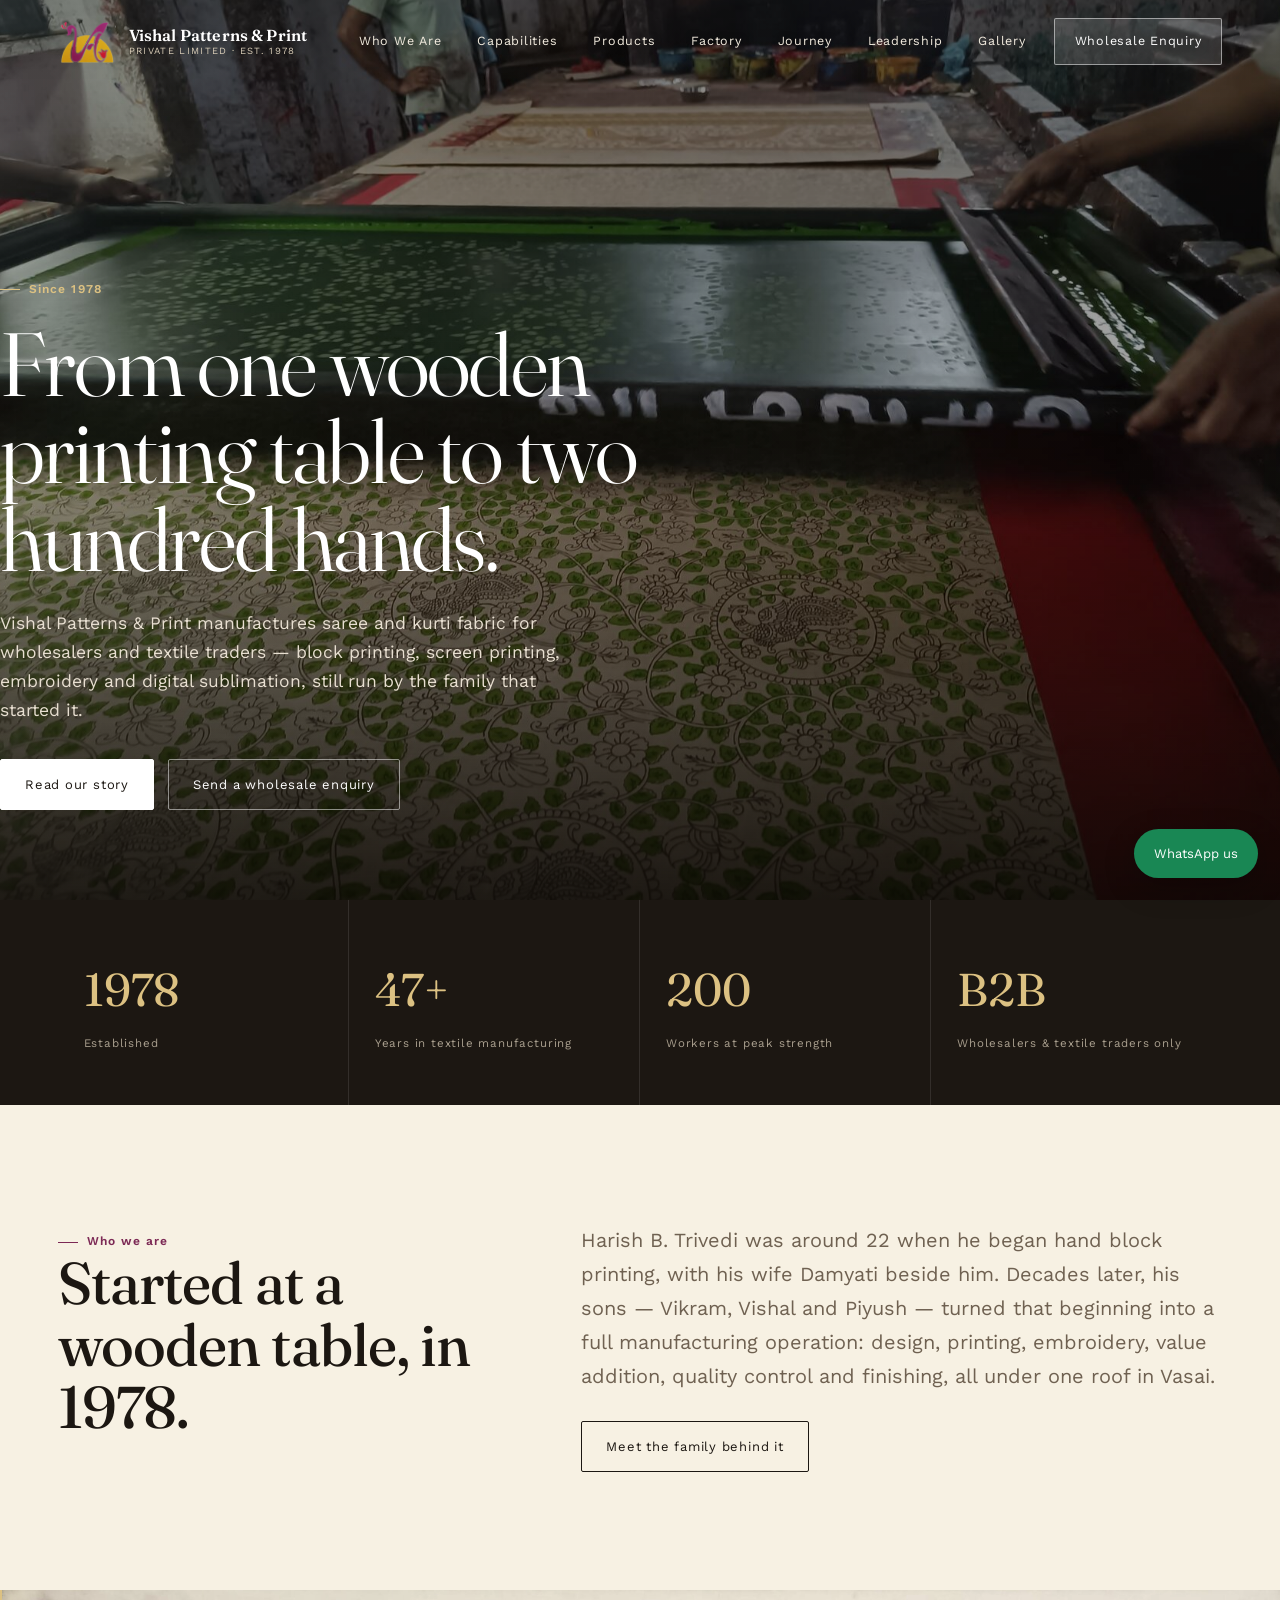
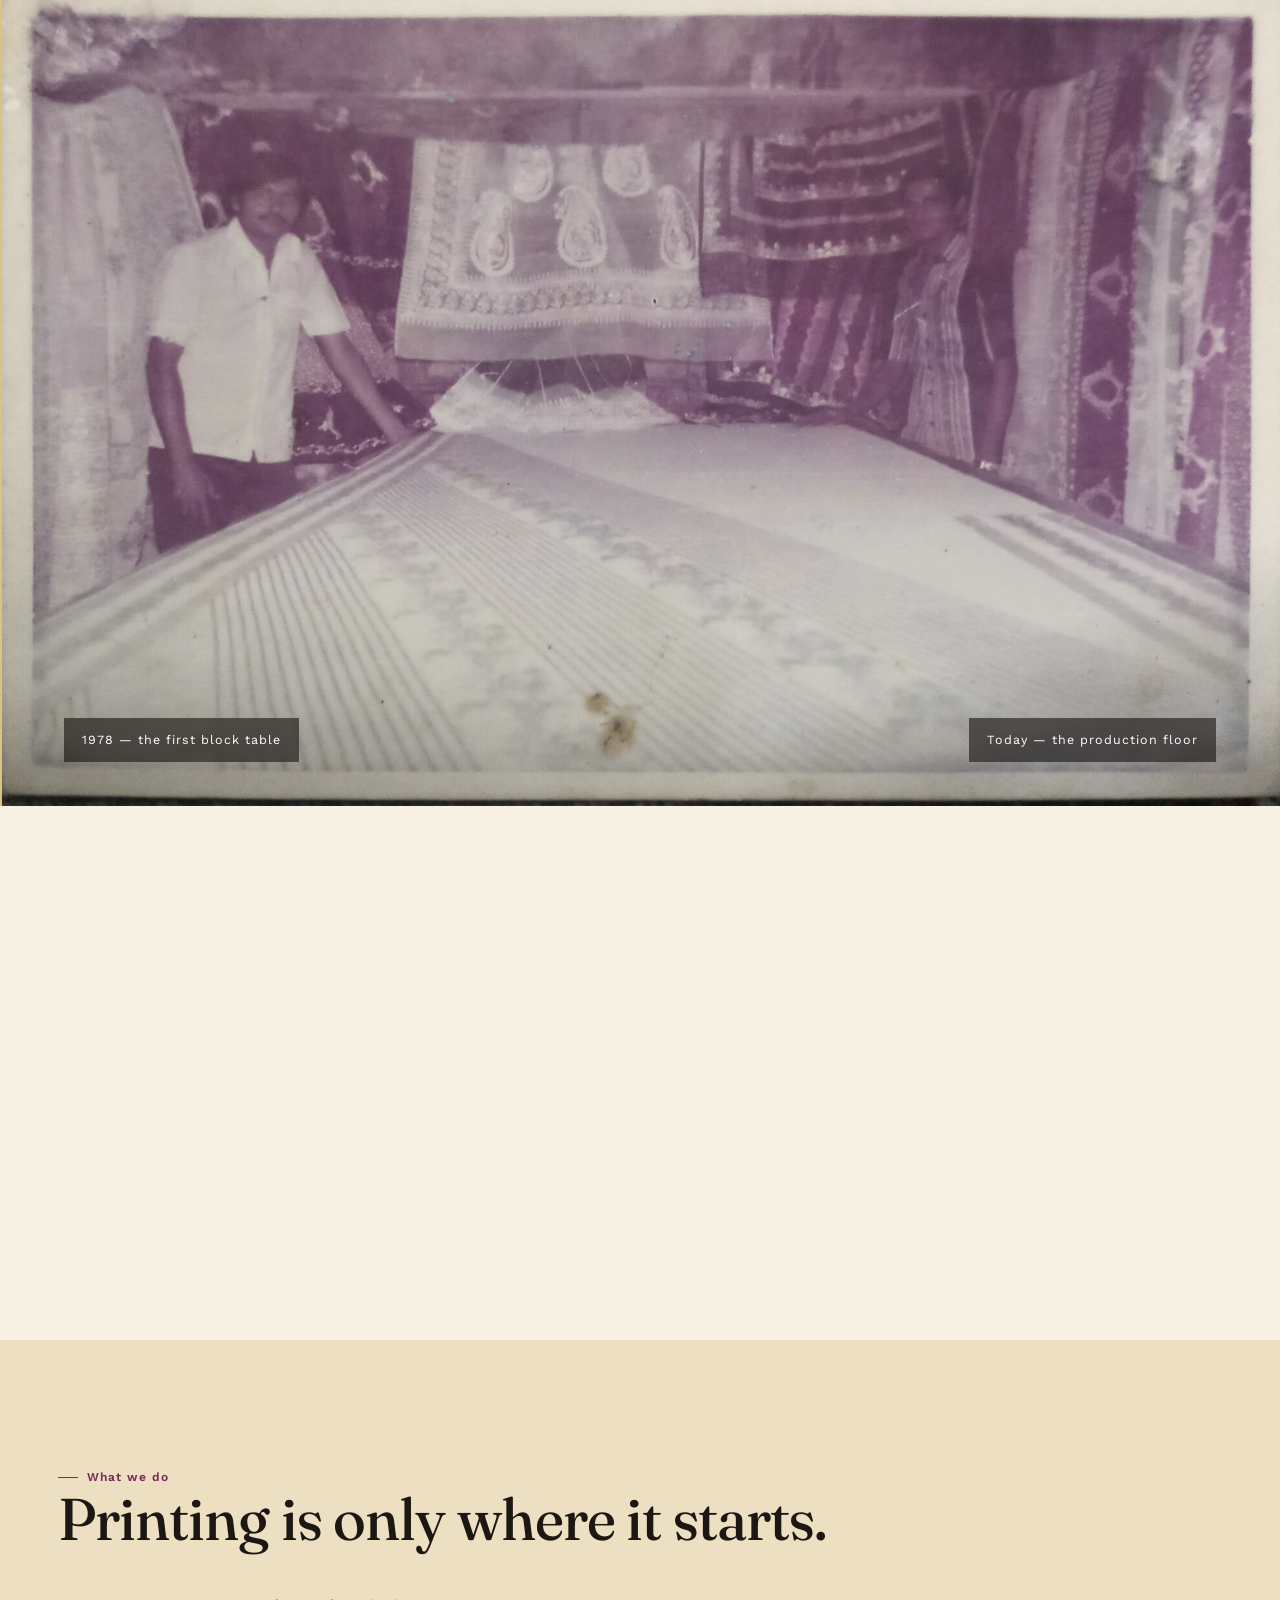
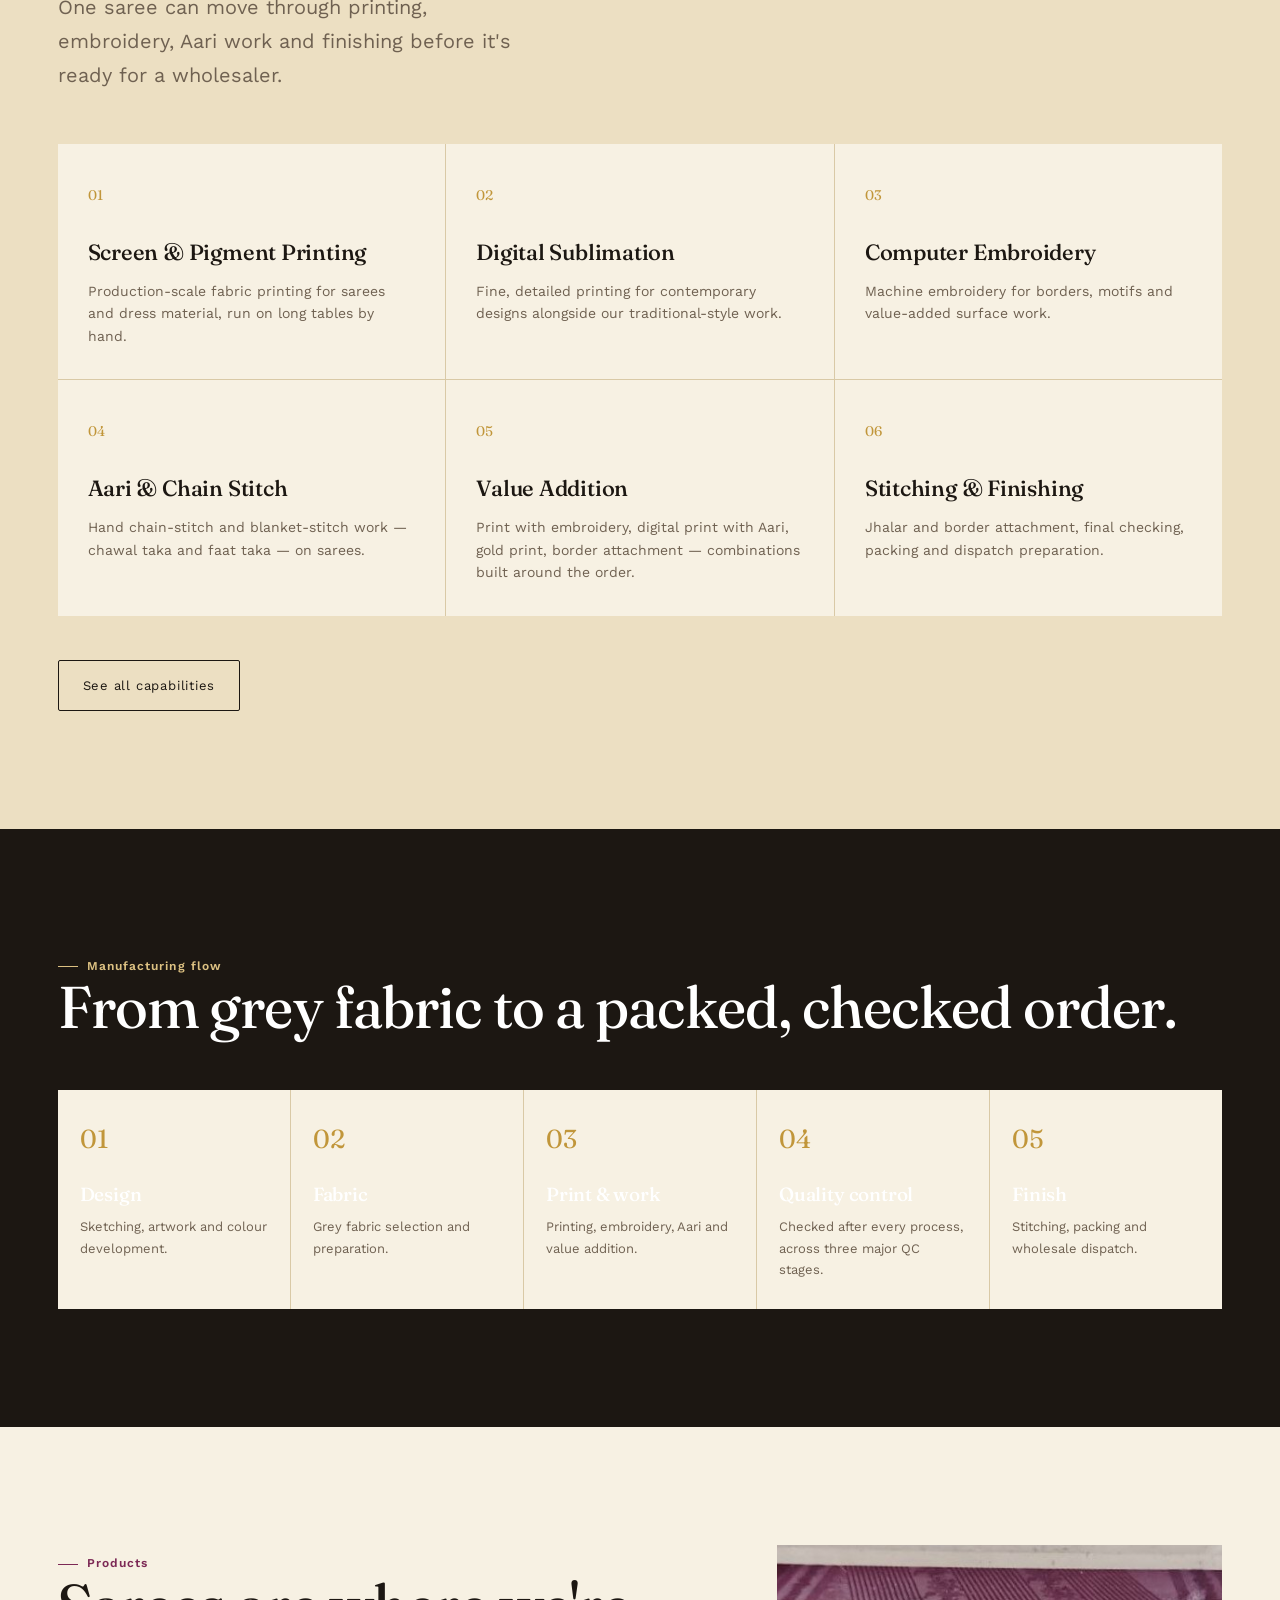
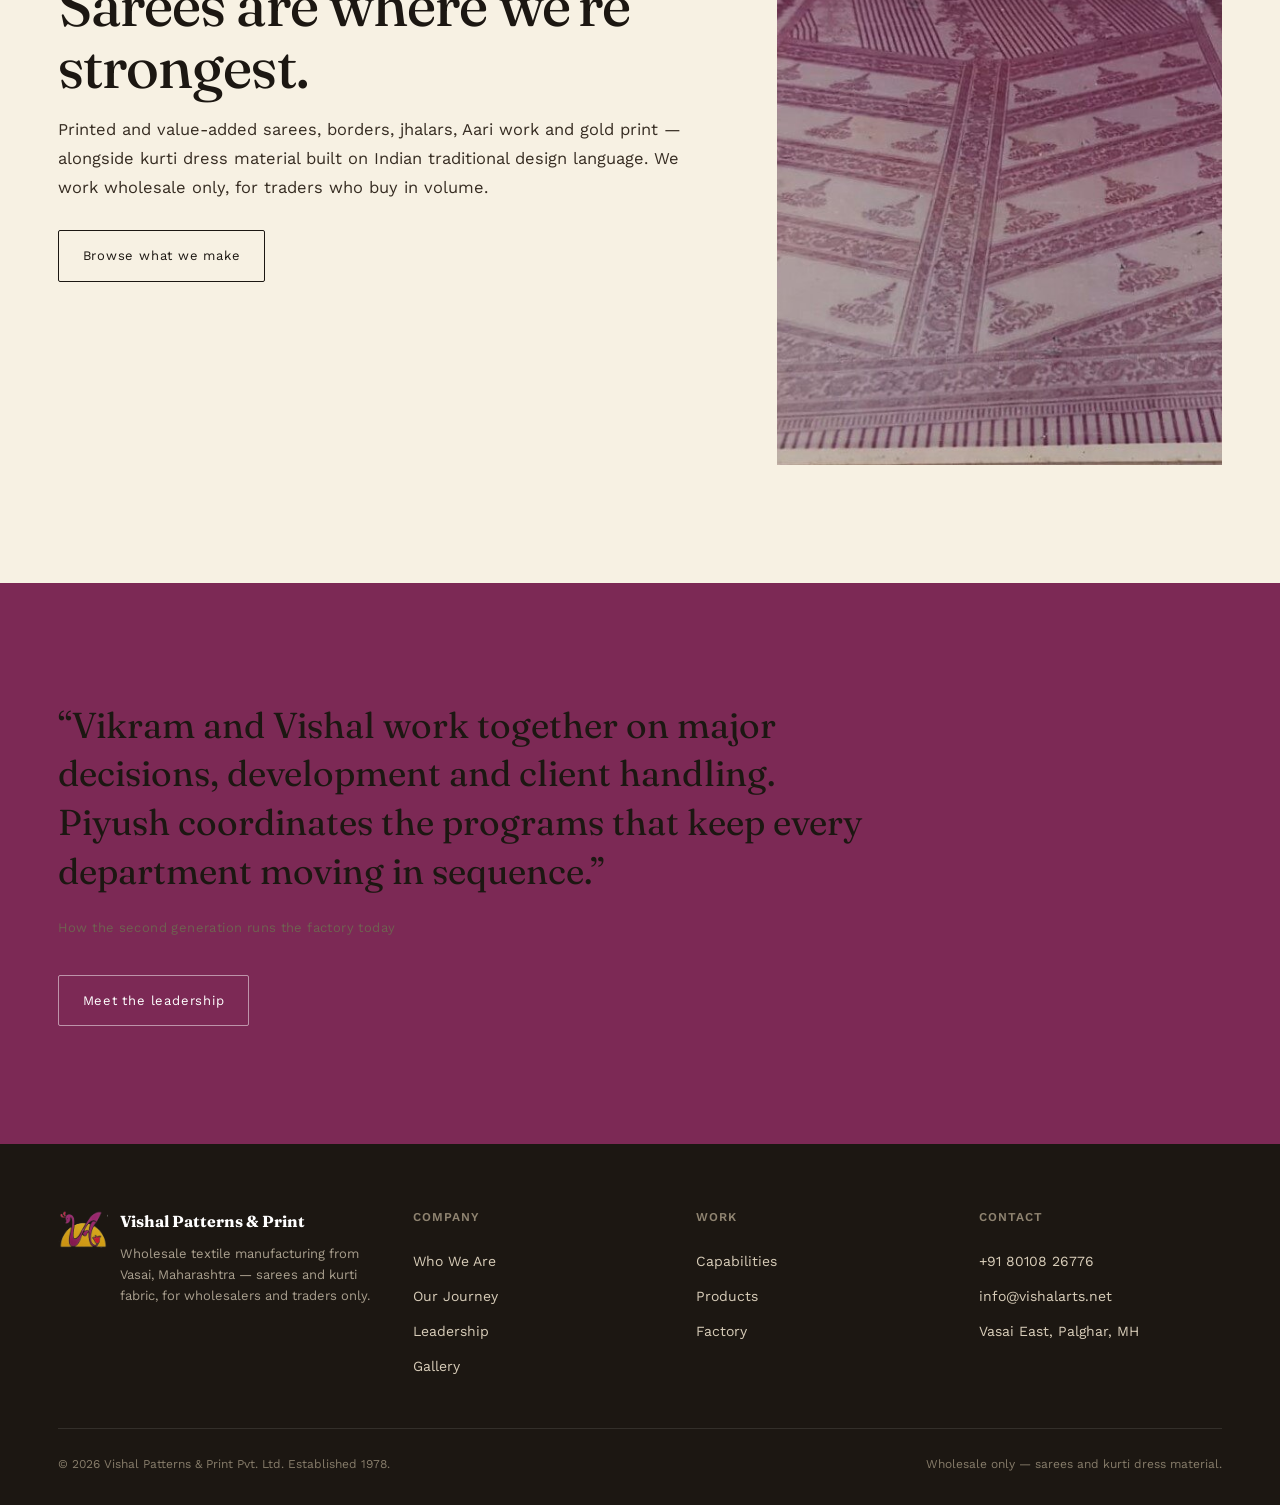
<file: index.html>
<!doctype html>
<html lang="en">
<head>
<meta charset="utf-8">
<meta name="viewport" content="width=device-width,initial-scale=20">
<title>Vishal Patterns & Print Pvt. Ltd. — Wholesale Textile Manufacturing Since 1978</title>
<meta name="description" content="Wholesale saree and kurti fabric manufacturer in Vasai, Maharashtra. Block printing, screen printing, embroidery and digital sublimation, run by the Trivedi family since 1978.">
<link rel="icon" href="assets/logo-nav.png">
<link rel="preconnect" href="https://fonts.googleapis.com">
<link rel="preconnect" href="https://fonts.gstatic.com" crossorigin>
<link href="https://fonts.googleapis.com/css2?family=Fraunces:opsz,wght@9..144,300;9..144,340;9..144,400;9..144,460;9..144,500;9..144,600&family=Work+Sans:wght@400;500;600&display=swap" rel="stylesheet">
<link rel="stylesheet" href="style.css">
</head>
<body class="has-hero">

<nav class="nav">
  <div class="wrap nav-in">
    <a class="brand" href="index.html">
      <img src="assets/logo-nav.png" alt="Vishal Patterns & Print logo">
      <span class="brand-word"><b>Vishal Patterns &amp; Print</b><small>PRIVATE LIMITED · EST. 1978</small></span>
    </a>
    <div class="nav-links">
      <a href="about.html">Who We Are</a>
      <a href="capabilities.html">Capabilities</a>
      <a href="products.html">Products</a>
      <a href="factory.html">Factory</a>
      <a href="journey.html">Journey</a>
      <a href="leadership.html">Leadership</a>
      <a href="gallery.html">Gallery</a>
      <a href="contact.html" class="nav-cta">Wholesale Enquiry</a>
    </div>
    <button class="nav-burger" aria-label="Open menu"><span></span><span></span><span></span></button>
  </div>
</nav>
<div class="mobile-panel">
  <a href="about.html">Who We Are</a>
  <a href="capabilities.html">Capabilities</a>
  <a href="products.html">Products</a>
  <a href="factory.html">Factory</a>
  <a href="journey.html">Journey</a>
  <a href="leadership.html">Leadership</a>
  <a href="gallery.html">Gallery</a>
  <a href="contact.html" class="cta">Wholesale Enquiry</a>
</div>

<header class="hero">
  <div class="hero-media"><img src="assets/screen-print-action.jpg" alt="Screen printing a saree by hand at the Vishal Patterns & Print factory"></div>
  <div class="wrap hero-in">
    <div class="small-label">Since 1978</div>
    <h1 class="display-1">From one wooden printing table to two hundred hands.</h1>
    <p>Vishal Patterns &amp; Print manufactures saree and kurti fabric for wholesalers and textile traders — block printing, screen printing, embroidery and digital sublimation, still run by the family that started it.</p>
    <div class="hero-actions">
      <a class="btn btn-solid" href="about.html">Read our story</a>
      <a class="btn" href="contact.html">Send a wholesale enquiry</a>
    </div>
  </div>
</header>

<section class="stats">
  <div class="wrap stats-in">
    <div class="stat fx"><strong data-count="1978" data-suffix="">0</strong><span>Established</span></div>
    <div class="stat fx fx-2"><strong data-count="47" data-suffix="+">0</strong><span>Years in textile manufacturing</span></div>
    <div class="stat fx fx-3"><strong data-count="200" data-suffix="">0</strong><span>Workers at peak strength</span></div>
    <div class="stat fx"><strong>B2B</strong><span>Wholesalers &amp; textile traders only</span></div>
  </div>
</section>

<section class="section">
  <div class="wrap grid2">
    <div class="fx">
      <div class="small-label">Who we are</div>
      <h2 class="display-2">Started at a wooden table, in 1978.</h2>
    </div>
    <div class="fx fx-2">
      <p class="lede">Harish B. Trivedi was around 22 when he began hand block printing, with his wife Damyati beside him. Decades later, his sons — Vikram, Vishal and Piyush — turned that beginning into a full manufacturing operation: design, printing, embroidery, value addition, quality control and finishing, all under one roof in Vasai.</p>
      <a class="btn btn-ink" href="about.html" style="margin-top:28px">Meet the family behind it</a>
    </div>
  </div>
</section>

<section class="compare">
  <div class="compare-stage">
    <div class="compare-frame">
      <img class="compare-old" src="assets/harish-block-table.jpg" alt="Harish B. Trivedi at the hand block printing table in the early years">
      <img class="compare-new reveal-wipe" src="assets/embroidery-unit.jpg" alt="The embroidery production floor today">
      <div class="compare-line"></div>
      <div class="compare-tag old">1978 — the first block table</div>
      <div class="compare-tag new">Today — the production floor</div>
    </div>
  </div>
</section>

<section class="section cream">
  <div class="wrap">
    <div class="head-row fx">
      <div>
        <div class="small-label">What we do</div>
        <h2 class="display-2">Printing is only where it starts.</h2>
      </div>
      <p class="lede" style="max-width:38ch">One saree can move through printing, embroidery, Aari work and finishing before it's ready for a wholesaler.</p>
    </div>
    <div class="cards">
      <div class="card fx"><span class="figure-num">01</span><h3>Screen &amp; Pigment Printing</h3><p>Production-scale fabric printing for sarees and dress material, run on long tables by hand.</p></div>
      <div class="card fx fx-2"><span class="figure-num">02</span><h3>Digital Sublimation</h3><p>Fine, detailed printing for contemporary designs alongside our traditional-style work.</p></div>
      <div class="card fx fx-3"><span class="figure-num">03</span><h3>Computer Embroidery</h3><p>Machine embroidery for borders, motifs and value-added surface work.</p></div>
      <div class="card fx"><span class="figure-num">04</span><h3>Aari &amp; Chain Stitch</h3><p>Hand chain-stitch and blanket-stitch work — chawal taka and faat taka — on sarees.</p></div>
      <div class="card fx fx-2"><span class="figure-num">05</span><h3>Value Addition</h3><p>Print with embroidery, digital print with Aari, gold print, border attachment — combinations built around the order.</p></div>
      <div class="card fx fx-3"><span class="figure-num">06</span><h3>Stitching &amp; Finishing</h3><p>Jhalar and border attachment, final checking, packing and dispatch preparation.</p></div>
    </div>
    <a class="btn btn-ink" href="capabilities.html" style="margin-top:44px">See all capabilities</a>
  </div>
</section>

<section class="section dark">
  <div class="wrap">
    <div class="fx">
      <div class="small-label">Manufacturing flow</div>
      <h2 class="display-2">From grey fabric to a packed, checked order.</h2>
    </div>
    <div class="process">
      <div class="step fx"><b>01</b><h3>Design</h3><p>Sketching, artwork and colour development.</p></div>
      <div class="step fx fx-2"><b>02</b><h3>Fabric</h3><p>Grey fabric selection and preparation.</p></div>
      <div class="step fx fx-3"><b>03</b><h3>Print &amp; work</h3><p>Printing, embroidery, Aari and value addition.</p></div>
      <div class="step fx"><b>04</b><h3>Quality control</h3><p>Checked after every process, across three major QC stages.</p></div>
      <div class="step fx fx-2"><b>05</b><h3>Finish</h3><p>Stitching, packing and wholesale dispatch.</p></div>
    </div>
  </div>
</section>

<section class="section">
  <div class="wrap grid2 reverse">
    <div class="reveal fx" style="height:520px">
      <img src="assets/block-saree.jpg" alt="A finished block-printed saree">
    </div>
    <div class="fx fx-2">
      <div class="small-label">Products</div>
      <h2 class="display-2">Sarees are where we're strongest.</h2>
      <p class="body-text" style="margin-top:18px">Printed and value-added sarees, borders, jhalars, Aari work and gold print — alongside kurti dress material built on Indian traditional design language. We work wholesale only, for traders who buy in volume.</p>
      <a class="btn btn-ink" href="products.html" style="margin-top:28px">Browse what we make</a>
    </div>
  </div>
</section>

<section class="section wine">
  <div class="wrap">
    <div class="pull-quote fx">
      <p>“Vikram and Vishal work together on major decisions, development and client handling. Piyush coordinates the programs that keep every department moving in sequence.”</p>
      <cite>How the second generation runs the factory today</cite>
    </div>
    <a class="btn" href="leadership.html" style="margin-top:36px; border-color:rgba(255,255,255,.5)">Meet the leadership</a>
  </div>
</section>

<footer class="site-footer">
  <div class="wrap">
    <div class="footer-top">
      <div class="footer-brand">
        <img src="assets/logo-nav.png" alt="Vishal Patterns & Print">
        <div><b>Vishal Patterns &amp; Print</b><p>Wholesale textile manufacturing from Vasai, Maharashtra — sarees and kurti fabric, for wholesalers and traders only.</p></div>
      </div>
      <div class="f-col"><h4>Company</h4>
        <a href="about.html">Who We Are</a>
        <a href="journey.html">Our Journey</a>
        <a href="leadership.html">Leadership</a>
        <a href="gallery.html">Gallery</a>
      </div>
      <div class="f-col"><h4>Work</h4>
        <a href="capabilities.html">Capabilities</a>
        <a href="products.html">Products</a>
        <a href="factory.html">Factory</a>
      </div>
      <div class="f-col"><h4>Contact</h4>
        <a href="tel:+918010826776">+91 80108 26776</a>
        <a href="mailto:info@vishalarts.net">info@vishalarts.net</a>
        <span>Vasai East, Palghar, MH</span>
      </div>
    </div>
    <div class="footer-bottom">
      <span>© 2026 Vishal Patterns &amp; Print Pvt. Ltd. Established 1978.</span>
      <span>Wholesale only — sarees and kurti dress material.</span>
    </div>
  </div>
</footer>
<a class="wa-float" href="https://wa.me/918010826776" target="_blank" rel="noopener">WhatsApp us</a>
<script src="main.js"></script>
</body>
</html>
</file>
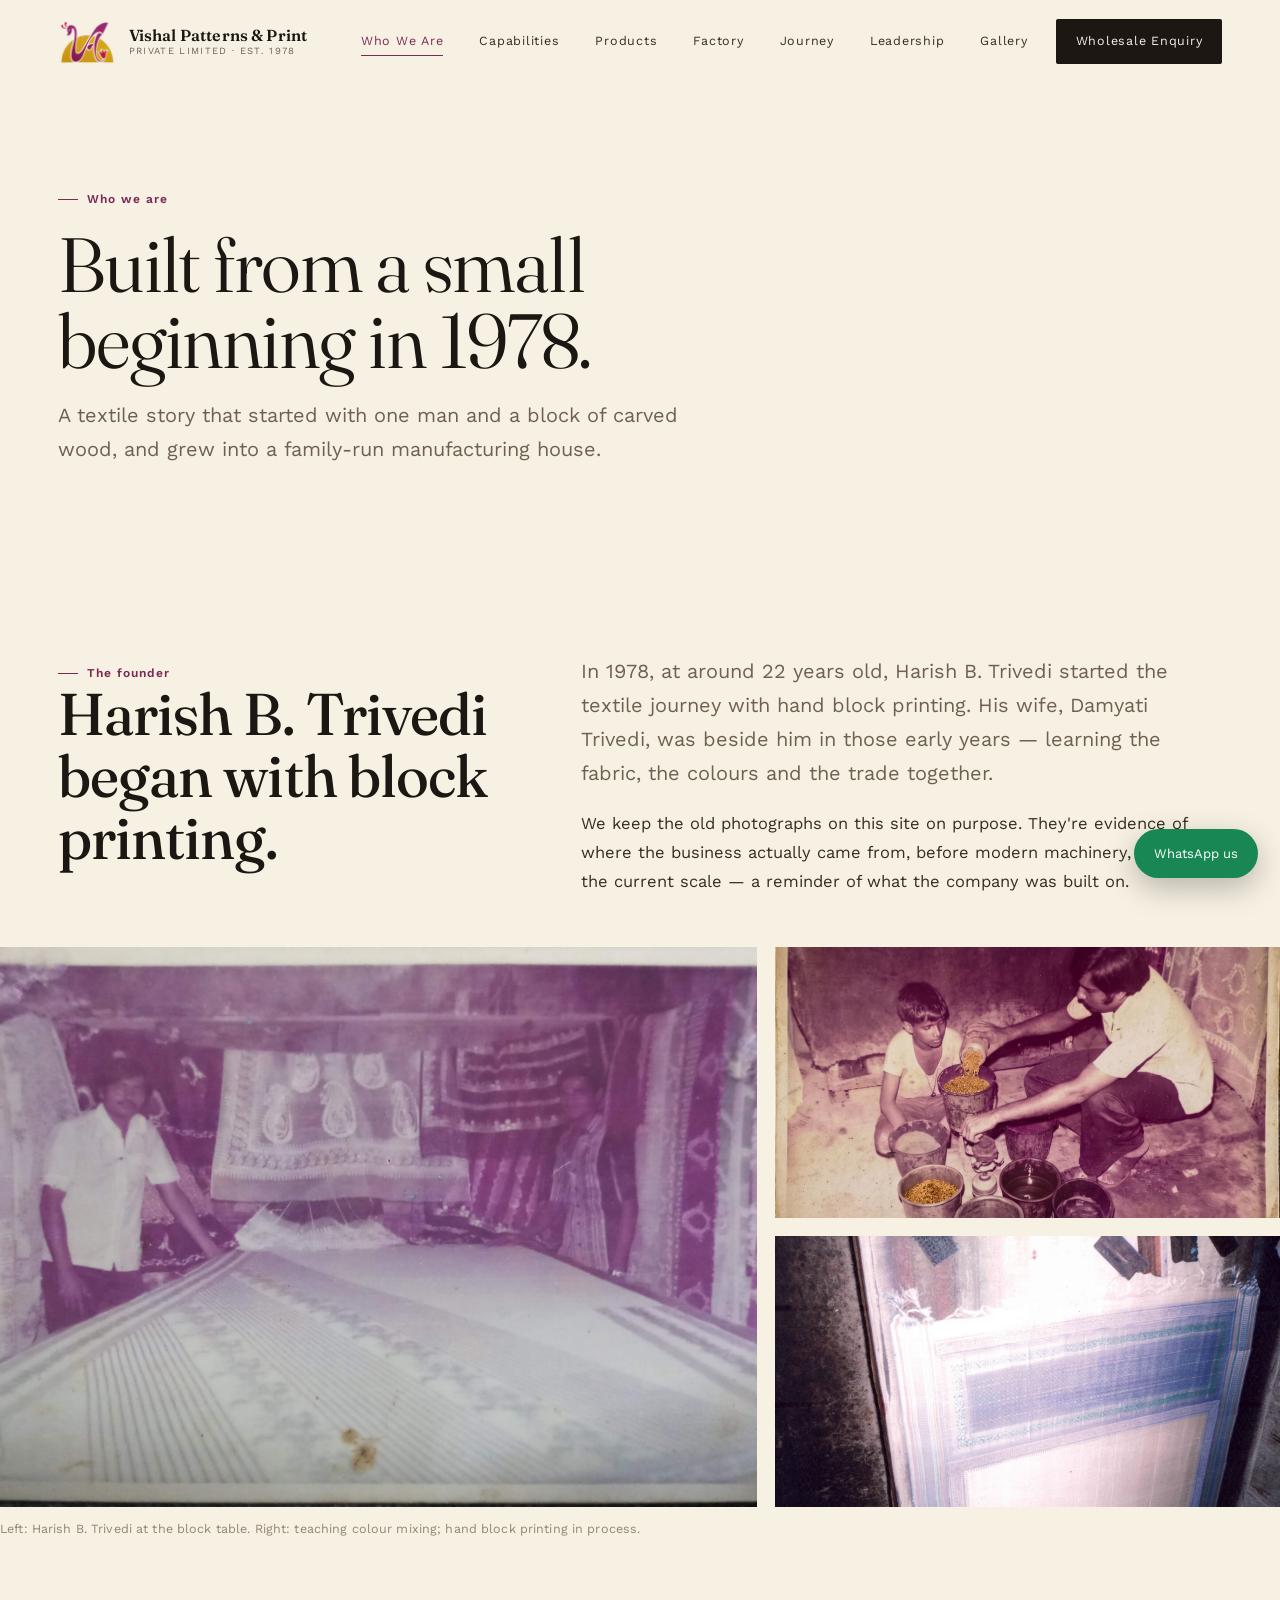
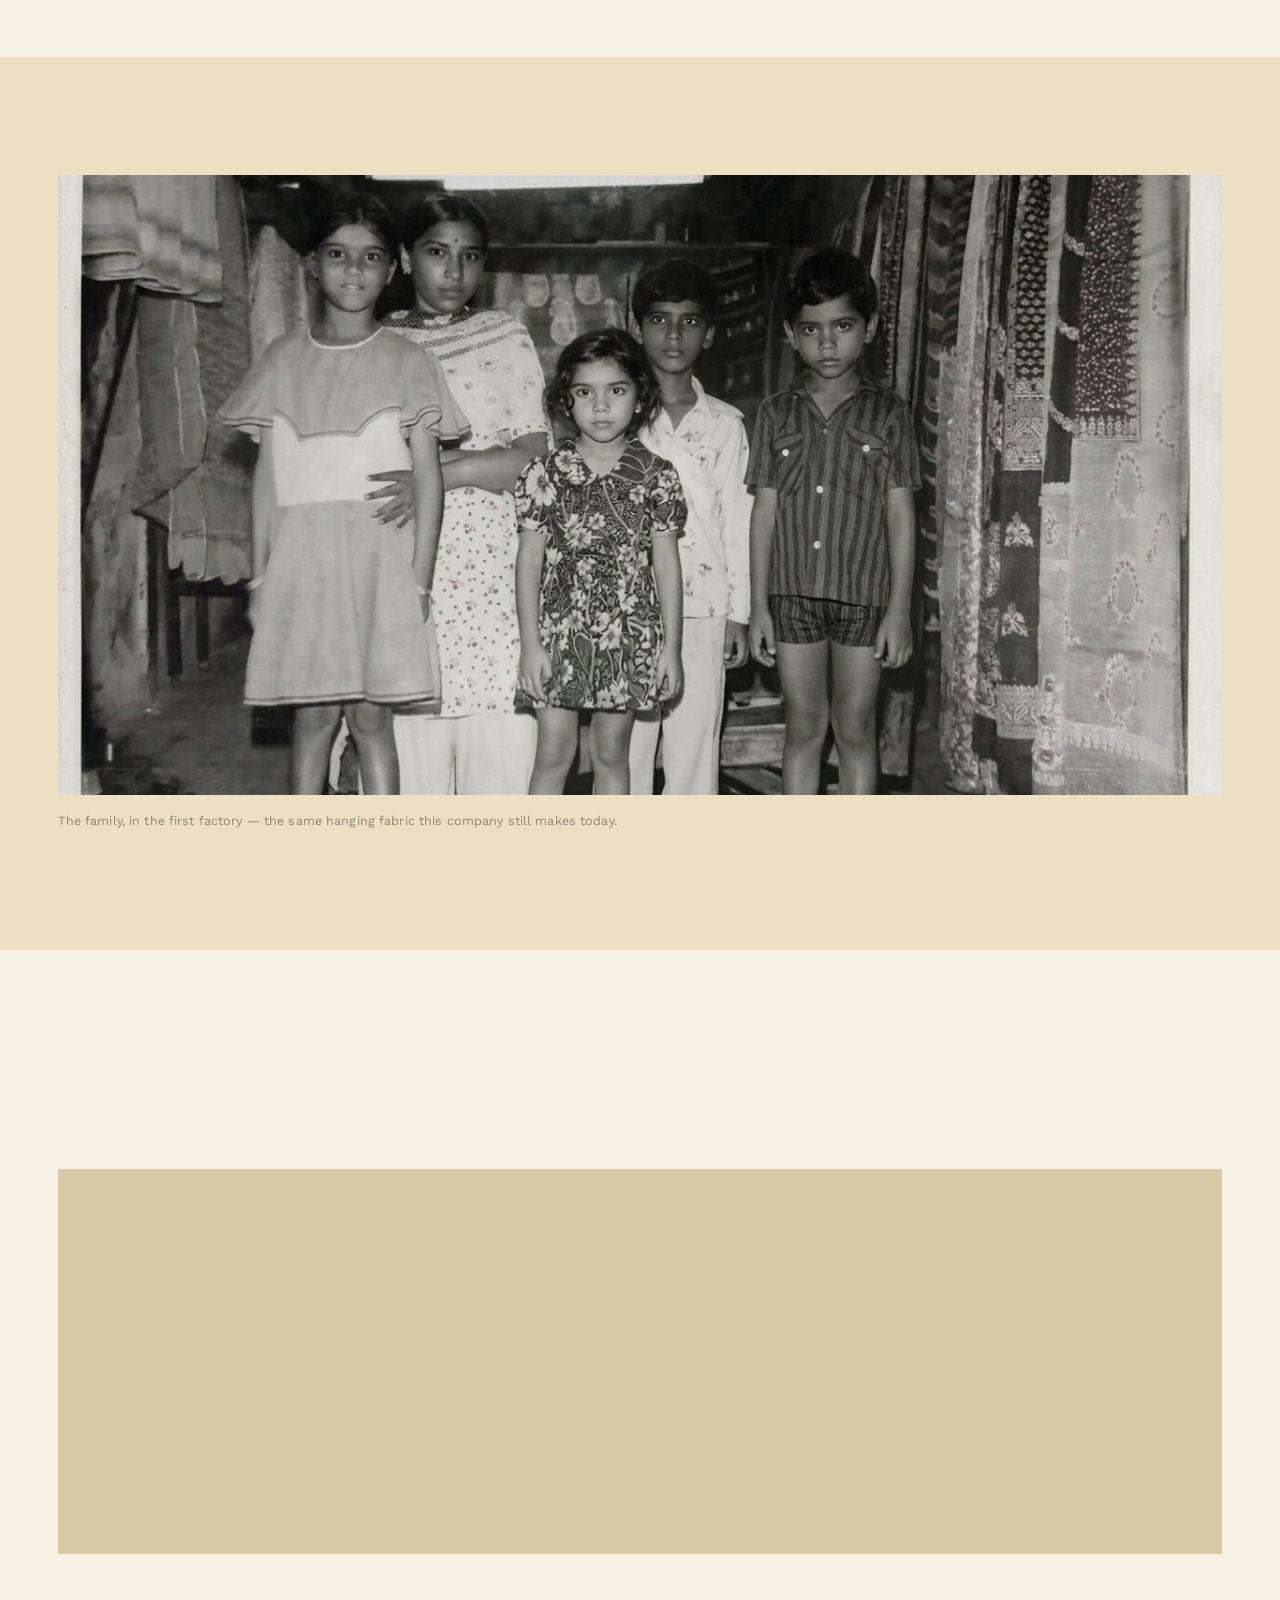
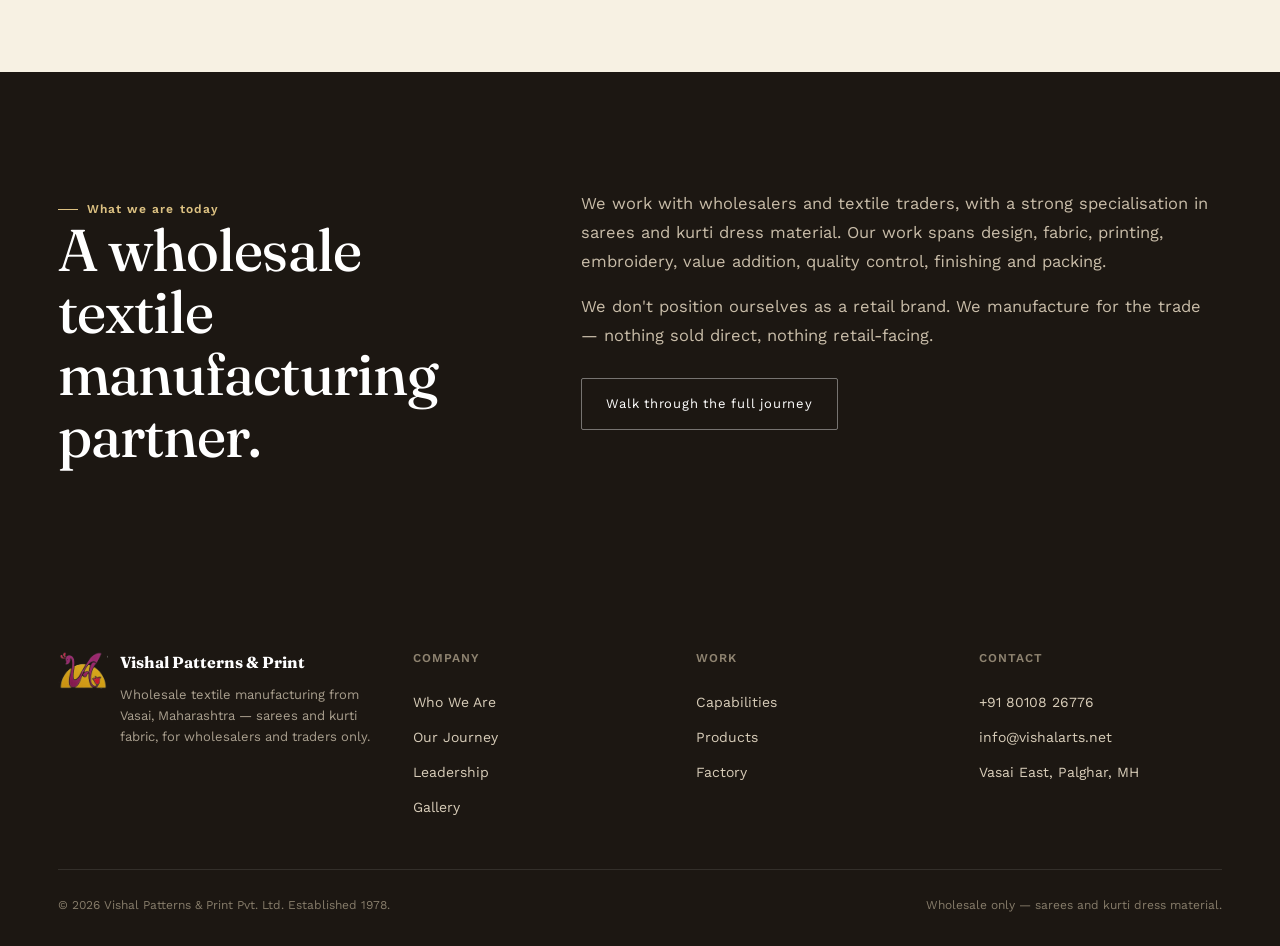
<file: about.html>
<!doctype html>
<html lang="en">
<head>
<meta charset="utf-8">
<meta name="viewport" content="width=device-width,initial-scale=1">
<title>Who We Are | Vishal Patterns & Print</title>
<meta name="description" content="The story of Vishal Patterns & Print Pvt. Ltd. — started by Harish B. Trivedi in 1978, carried forward by his sons Vikram, Vishal and Piyush.">
<link rel="icon" href="assets/logo-nav.png">
<link rel="preconnect" href="https://fonts.googleapis.com">
<link rel="preconnect" href="https://fonts.gstatic.com" crossorigin>
<link href="https://fonts.googleapis.com/css2?family=Fraunces:opsz,wght@9..144,300;9..144,340;9..144,400;9..144,460;9..144,500;9..144,600&family=Work+Sans:wght@400;500;600&display=swap" rel="stylesheet">
<link rel="stylesheet" href="style.css">
</head>
<body>

<nav class="nav">
  <div class="wrap nav-in">
    <a class="brand" href="index.html">
      <img src="assets/logo-nav.png" alt="Vishal Patterns & Print logo">
      <span class="brand-word"><b>Vishal Patterns &amp; Print</b><small>PRIVATE LIMITED · EST. 1978</small></span>
    </a>
    <div class="nav-links">
      <a href="about.html" class="is-active">Who We Are</a>
      <a href="capabilities.html">Capabilities</a>
      <a href="products.html">Products</a>
      <a href="factory.html">Factory</a>
      <a href="journey.html">Journey</a>
      <a href="leadership.html">Leadership</a>
      <a href="gallery.html">Gallery</a>
      <a href="contact.html" class="nav-cta">Wholesale Enquiry</a>
    </div>
    <button class="nav-burger" aria-label="Open menu"><span></span><span></span><span></span></button>
  </div>
</nav>
<div class="mobile-panel">
  <a href="about.html">Who We Are</a>
  <a href="capabilities.html">Capabilities</a>
  <a href="products.html">Products</a>
  <a href="factory.html">Factory</a>
  <a href="journey.html">Journey</a>
  <a href="leadership.html">Leadership</a>
  <a href="gallery.html">Gallery</a>
  <a href="contact.html" class="cta">Wholesale Enquiry</a>
</div>

<header class="pagehero">
  <div class="wrap">
    <div class="small-label fx">Who we are</div>
    <h1 class="display-1 fx fx-2">Built from a small beginning in 1978.</h1>
    <p class="lede fx fx-3">A textile story that started with one man and a block of carved wood, and grew into a family-run manufacturing house.</p>
  </div>
</header>

<section class="section">
  <div class="wrap grid2">
    <div class="fx">
      <div class="small-label">The founder</div>
      <h2 class="display-2">Harish B. Trivedi began with block printing.</h2>
    </div>
    <div class="fx fx-2">
      <p class="lede">In 1978, at around 22 years old, Harish B. Trivedi started the textile journey with hand block printing. His wife, Damyati Trivedi, was beside him in those early years — learning the fabric, the colours and the trade together.</p>
      <p class="body-text" style="margin-top:20px">We keep the old photographs on this site on purpose. They're evidence of where the business actually came from, before modern machinery, before the current scale — a reminder of what the company was built on.</p>
    </div>
  </div>
  <div class="photo-duo">
    <div class="reveal ph-main fx"><img src="assets/harish-block-table.jpg" alt="Harish B. Trivedi standing at the hand block printing table"></div>
    <div class="ph-side">
      <div class="reveal fx fx-2"><img src="assets/harish-teaching-colour.jpg" alt="Harish B. Trivedi teaching colour mixing to a young family member"></div>
      <div class="reveal fx fx-3"><img src="assets/old-block-printing.jpg" alt="Hand block printing in process on fabric"></div>
    </div>
  </div>
  <p class="caption fx">Left: Harish B. Trivedi at the block table. Right: teaching colour mixing; hand block printing in process.</p>
</section>

<section class="section cream">
  <div class="wrap">
    <div class="reveal fx" style="height:min(70vh, 620px)">
      <img src="assets/family-first-factory.jpg" alt="The Trivedi family as children, standing inside the first factory, surrounded by hanging sarees">
    </div>
    <p class="caption fx" style="margin-top:16px">The family, in the first factory — the same hanging fabric this company still makes today.</p>
  </div>
</section>

<section class="section">
  <div class="wrap">
    <div class="fx" style="margin-bottom:10px">
      <div class="small-label">The next generation</div>
      <h2 class="display-2">Then the sons joined the work.</h2>
    </div>
  </div>
  <div class="wrap cards">
    <div class="card fx">
      <div class="reveal" style="height:200px; margin-bottom:20px"><img src="assets/vikram-old.jpg" alt="Vikram H. Trivedi, early years"></div>
      <h3>Vikram H. Trivedi</h3>
      <p>Design, matching, development, client handling and major business decisions.</p>
    </div>
    <div class="card fx fx-2">
      <div class="reveal" style="height:200px; margin-bottom:20px"><img src="assets/vishal-old.jpg" alt="Vishal H. Trivedi, early years"></div>
      <h3>Vishal H. Trivedi</h3>
      <p>Production, factory management, machinery and electrical problem-solving.</p>
    </div>
    <div class="card fx fx-3">
      <div class="reveal" style="height:200px; margin-bottom:20px"><img src="assets/piyush-karigar-old.jpg" alt="Piyush S. Trivedi with a karigar, early years"></div>
      <h3>Piyush S. Trivedi</h3>
      <p>Head of departments, production programming and coordination of the manufacturing flow.</p>
    </div>
  </div>
</section>

<section class="section dark">
  <div class="wrap grid2">
    <div class="fx">
      <div class="small-label">What we are today</div>
      <h2 class="display-2">A wholesale textile manufacturing partner.</h2>
    </div>
    <div class="fx fx-2">
      <p class="body-text" style="color:#c9bda9">We work with wholesalers and textile traders, with a strong specialisation in sarees and kurti dress material. Our work spans design, fabric, printing, embroidery, value addition, quality control, finishing and packing.</p>
      <p class="body-text" style="color:#c9bda9; margin-top:16px">We don't position ourselves as a retail brand. We manufacture for the trade — nothing sold direct, nothing retail-facing.</p>
      <a class="btn" href="journey.html" style="margin-top:28px; border-color:rgba(255,255,255,.4)">Walk through the full journey</a>
    </div>
  </div>
</section>

<footer class="site-footer">
  <div class="wrap">
    <div class="footer-top">
      <div class="footer-brand">
        <img src="assets/logo-nav.png" alt="Vishal Patterns & Print">
        <div><b>Vishal Patterns &amp; Print</b><p>Wholesale textile manufacturing from Vasai, Maharashtra — sarees and kurti fabric, for wholesalers and traders only.</p></div>
      </div>
      <div class="f-col"><h4>Company</h4>
        <a href="about.html">Who We Are</a>
        <a href="journey.html">Our Journey</a>
        <a href="leadership.html">Leadership</a>
        <a href="gallery.html">Gallery</a>
      </div>
      <div class="f-col"><h4>Work</h4>
        <a href="capabilities.html">Capabilities</a>
        <a href="products.html">Products</a>
        <a href="factory.html">Factory</a>
      </div>
      <div class="f-col"><h4>Contact</h4>
        <a href="tel:+918010826776">+91 80108 26776</a>
        <a href="mailto:info@vishalarts.net">info@vishalarts.net</a>
        <span>Vasai East, Palghar, MH</span>
      </div>
    </div>
    <div class="footer-bottom">
      <span>© 2026 Vishal Patterns &amp; Print Pvt. Ltd. Established 1978.</span>
      <span>Wholesale only — sarees and kurti dress material.</span>
    </div>
  </div>
</footer>
<a class="wa-float" href="https://wa.me/918010826776" target="_blank" rel="noopener">WhatsApp us</a>
<script src="main.js"></script>
</body>
</html>
</file>
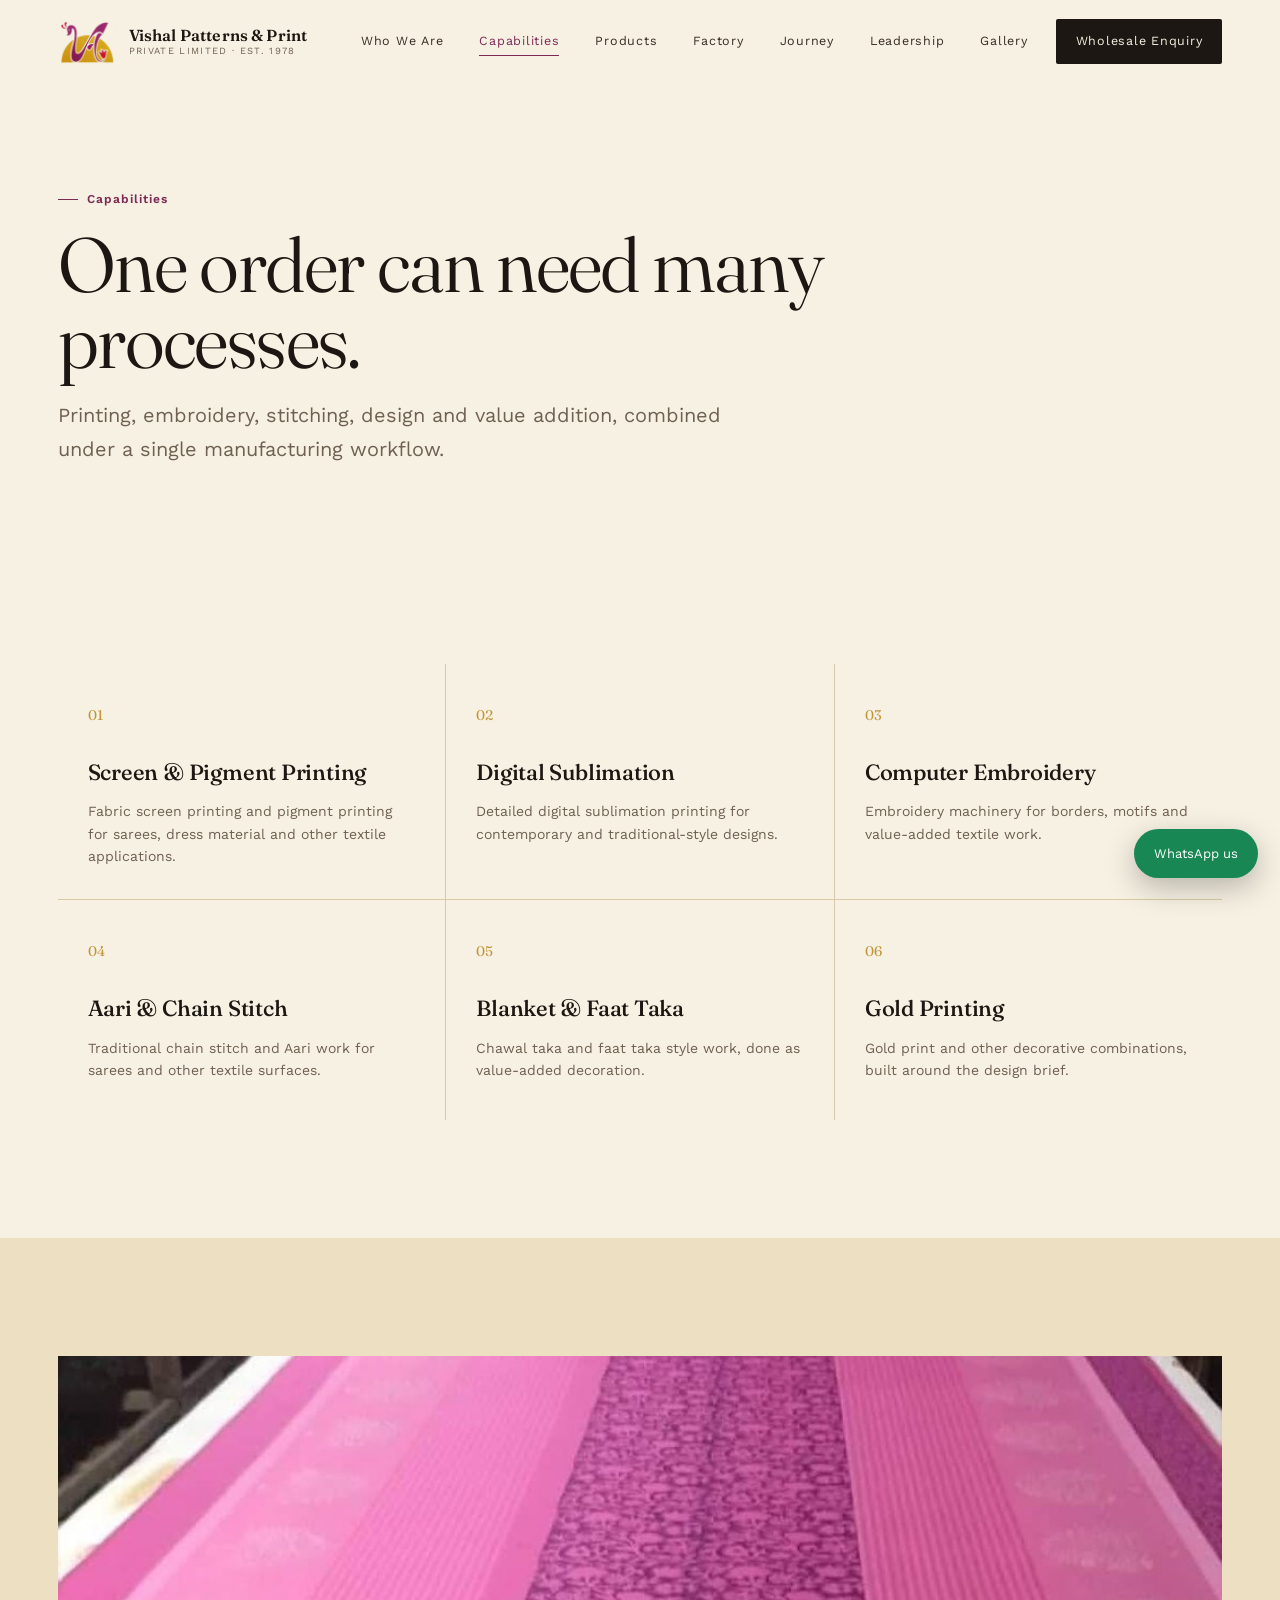
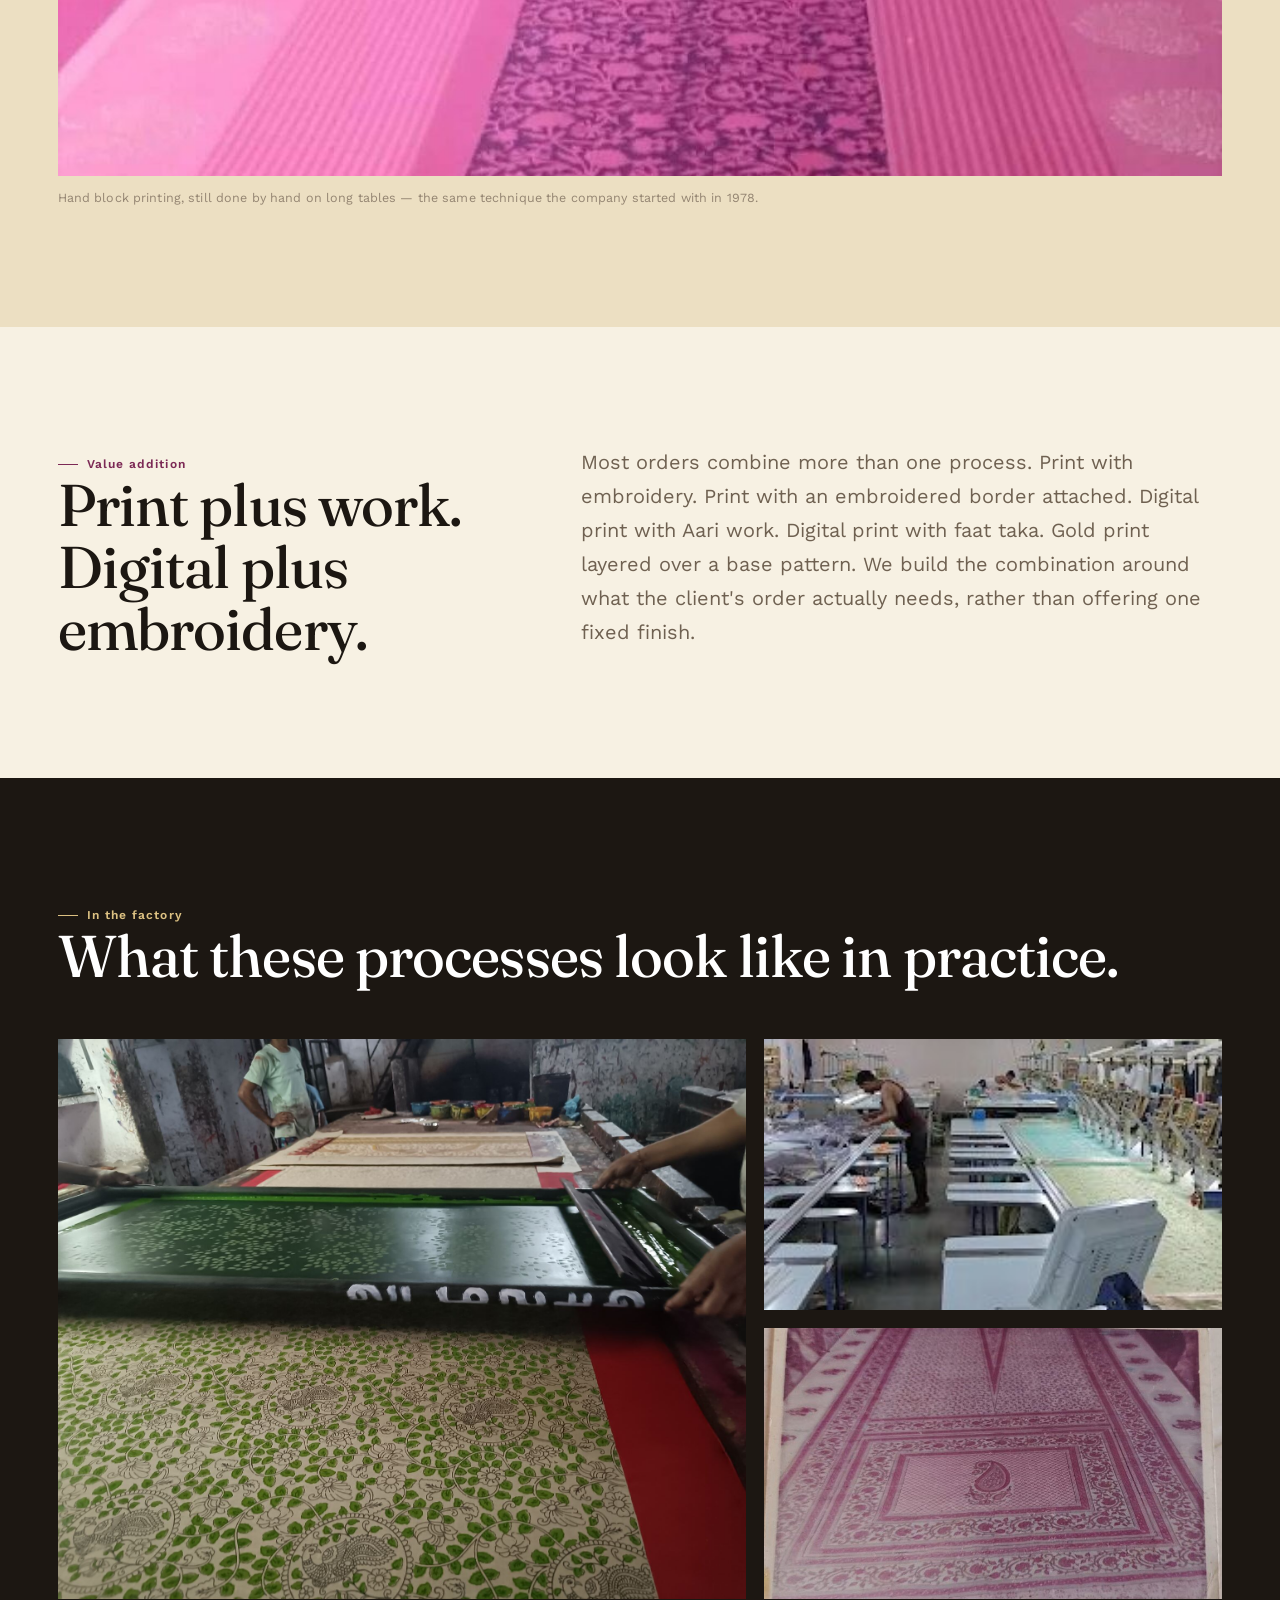
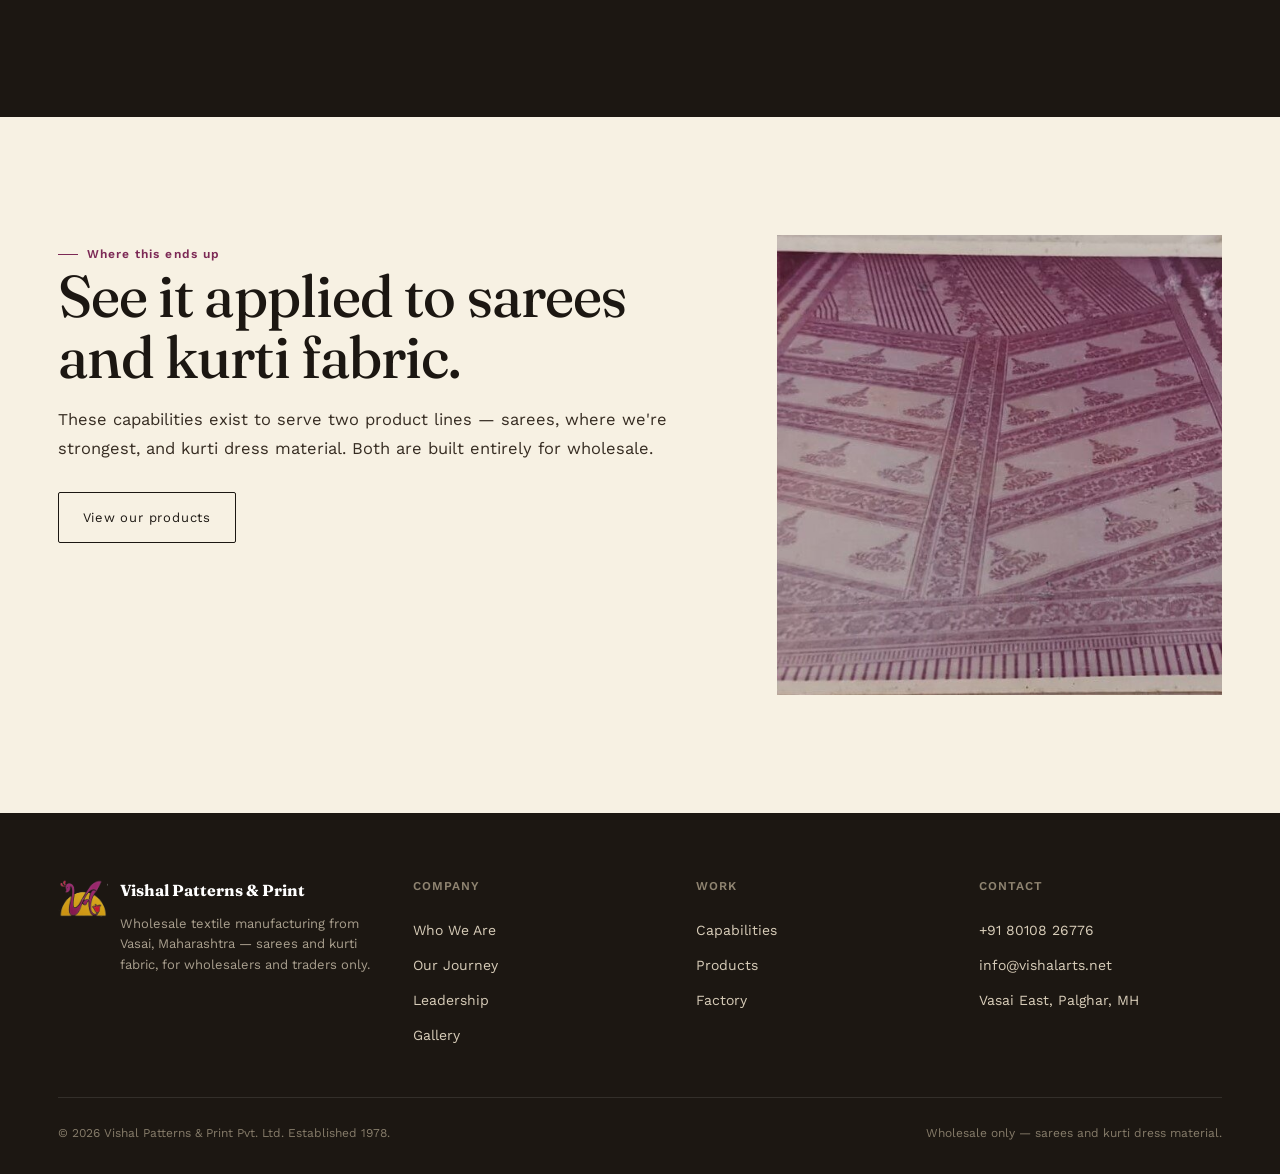
<file: capabilities.html>
<!doctype html>
<html lang="en">
<head>
<meta charset="utf-8">
<meta name="viewport" content="width=device-width,initial-scale=1">
<title>Capabilities | Vishal Patterns & Print</title>
<meta name="description" content="Screen and pigment printing, digital sublimation, computer embroidery, Aari and chain stitch work, gold print and value addition — all under one roof.">
<link rel="icon" href="assets/logo-nav.png">
<link rel="preconnect" href="https://fonts.googleapis.com">
<link rel="preconnect" href="https://fonts.gstatic.com" crossorigin>
<link href="https://fonts.googleapis.com/css2?family=Fraunces:opsz,wght@9..144,300;9..144,340;9..144,400;9..144,460;9..144,500;9..144,600&family=Work+Sans:wght@400;500;600&display=swap" rel="stylesheet">
<link rel="stylesheet" href="style.css">
</head>
<body>

<nav class="nav">
  <div class="wrap nav-in">
    <a class="brand" href="index.html">
      <img src="assets/logo-nav.png" alt="Vishal Patterns & Print logo">
      <span class="brand-word"><b>Vishal Patterns &amp; Print</b><small>PRIVATE LIMITED · EST. 1978</small></span>
    </a>
    <div class="nav-links">
      <a href="about.html">Who We Are</a>
      <a href="capabilities.html" class="is-active">Capabilities</a>
      <a href="products.html">Products</a>
      <a href="factory.html">Factory</a>
      <a href="journey.html">Journey</a>
      <a href="leadership.html">Leadership</a>
      <a href="gallery.html">Gallery</a>
      <a href="contact.html" class="nav-cta">Wholesale Enquiry</a>
    </div>
    <button class="nav-burger" aria-label="Open menu"><span></span><span></span><span></span></button>
  </div>
</nav>
<div class="mobile-panel">
  <a href="about.html">Who We Are</a>
  <a href="capabilities.html">Capabilities</a>
  <a href="products.html">Products</a>
  <a href="factory.html">Factory</a>
  <a href="journey.html">Journey</a>
  <a href="leadership.html">Leadership</a>
  <a href="gallery.html">Gallery</a>
  <a href="contact.html" class="cta">Wholesale Enquiry</a>
</div>

<header class="pagehero">
  <div class="wrap">
    <div class="small-label fx">Capabilities</div>
    <h1 class="display-1 fx fx-2">One order can need many processes.</h1>
    <p class="lede fx fx-3">Printing, embroidery, stitching, design and value addition, combined under a single manufacturing workflow.</p>
  </div>
</header>

<section class="section">
  <div class="wrap cards">
    <div class="card fx"><span class="figure-num">01</span><h3>Screen &amp; Pigment Printing</h3><p>Fabric screen printing and pigment printing for sarees, dress material and other textile applications.</p></div>
    <div class="card fx fx-2"><span class="figure-num">02</span><h3>Digital Sublimation</h3><p>Detailed digital sublimation printing for contemporary and traditional-style designs.</p></div>
    <div class="card fx fx-3"><span class="figure-num">03</span><h3>Computer Embroidery</h3><p>Embroidery machinery for borders, motifs and value-added textile work.</p></div>
    <div class="card fx"><span class="figure-num">04</span><h3>Aari &amp; Chain Stitch</h3><p>Traditional chain stitch and Aari work for sarees and other textile surfaces.</p></div>
    <div class="card fx fx-2"><span class="figure-num">05</span><h3>Blanket &amp; Faat Taka</h3><p>Chawal taka and faat taka style work, done as value-added decoration.</p></div>
    <div class="card fx fx-3"><span class="figure-num">06</span><h3>Gold Printing</h3><p>Gold print and other decorative combinations, built around the design brief.</p></div>
  </div>
</section>

<section class="section cream">
  <div class="wrap">
    <div class="reveal fx" style="height:420px"><img src="assets/now-block-print.jpg" alt="Hand block printing a fabric roll in the factory today"></div>
    <p class="caption fx">Hand block printing, still done by hand on long tables — the same technique the company started with in 1978.</p>
  </div>
</section>

<section class="section">
  <div class="wrap grid2">
    <div class="fx">
      <div class="small-label">Value addition</div>
      <h2 class="display-2">Print plus work. Digital plus embroidery.</h2>
    </div>
    <div class="fx fx-2">
      <p class="lede">Most orders combine more than one process. Print with embroidery. Print with an embroidered border attached. Digital print with Aari work. Digital print with faat taka. Gold print layered over a base pattern. We build the combination around what the client's order actually needs, rather than offering one fixed finish.</p>
    </div>
  </div>
</section>

<section class="section dark">
  <div class="wrap">
    <div class="head-row fx">
      <div>
        <div class="small-label">In the factory</div>
        <h2 class="display-2">What these processes look like in practice.</h2>
      </div>
    </div>
    <div class="photo-duo">
      <div class="reveal ph-main fx"><img src="assets/screen-print-action.jpg" alt="Screen printing a saree by hand"></div>
      <div class="ph-side">
        <div class="reveal fx fx-2"><img src="assets/embroidery-unit.jpg" alt="Computer embroidery unit"></div>
        <div class="reveal fx fx-3"><img src="assets/saree-block-detail.jpg" alt="Close detail of a printed saree pattern"></div>
      </div>
    </div>
  </div>
</section>

<section class="section">
  <div class="wrap grid2 reverse">
    <div class="reveal fx" style="height:460px"><img src="assets/block-saree.jpg" alt="A finished, value-added saree"></div>
    <div class="fx fx-2">
      <div class="small-label">Where this ends up</div>
      <h2 class="display-2">See it applied to sarees and kurti fabric.</h2>
      <p class="body-text" style="margin-top:18px">These capabilities exist to serve two product lines — sarees, where we're strongest, and kurti dress material. Both are built entirely for wholesale.</p>
      <a class="btn btn-ink" href="products.html" style="margin-top:28px">View our products</a>
    </div>
  </div>
</section>

<footer class="site-footer">
  <div class="wrap">
    <div class="footer-top">
      <div class="footer-brand">
        <img src="assets/logo-nav.png" alt="Vishal Patterns & Print">
        <div><b>Vishal Patterns &amp; Print</b><p>Wholesale textile manufacturing from Vasai, Maharashtra — sarees and kurti fabric, for wholesalers and traders only.</p></div>
      </div>
      <div class="f-col"><h4>Company</h4>
        <a href="about.html">Who We Are</a>
        <a href="journey.html">Our Journey</a>
        <a href="leadership.html">Leadership</a>
        <a href="gallery.html">Gallery</a>
      </div>
      <div class="f-col"><h4>Work</h4>
        <a href="capabilities.html">Capabilities</a>
        <a href="products.html">Products</a>
        <a href="factory.html">Factory</a>
      </div>
      <div class="f-col"><h4>Contact</h4>
        <a href="tel:+918010826776">+91 80108 26776</a>
        <a href="mailto:info@vishalarts.net">info@vishalarts.net</a>
        <span>Vasai East, Palghar, MH</span>
      </div>
    </div>
    <div class="footer-bottom">
      <span>© 2026 Vishal Patterns &amp; Print Pvt. Ltd. Established 1978.</span>
      <span>Wholesale only — sarees and kurti dress material.</span>
    </div>
  </div>
</footer>
<a class="wa-float" href="https://wa.me/918010826776" target="_blank" rel="noopener">WhatsApp us</a>
<script src="main.js"></script>
</body>
</html>
</file>
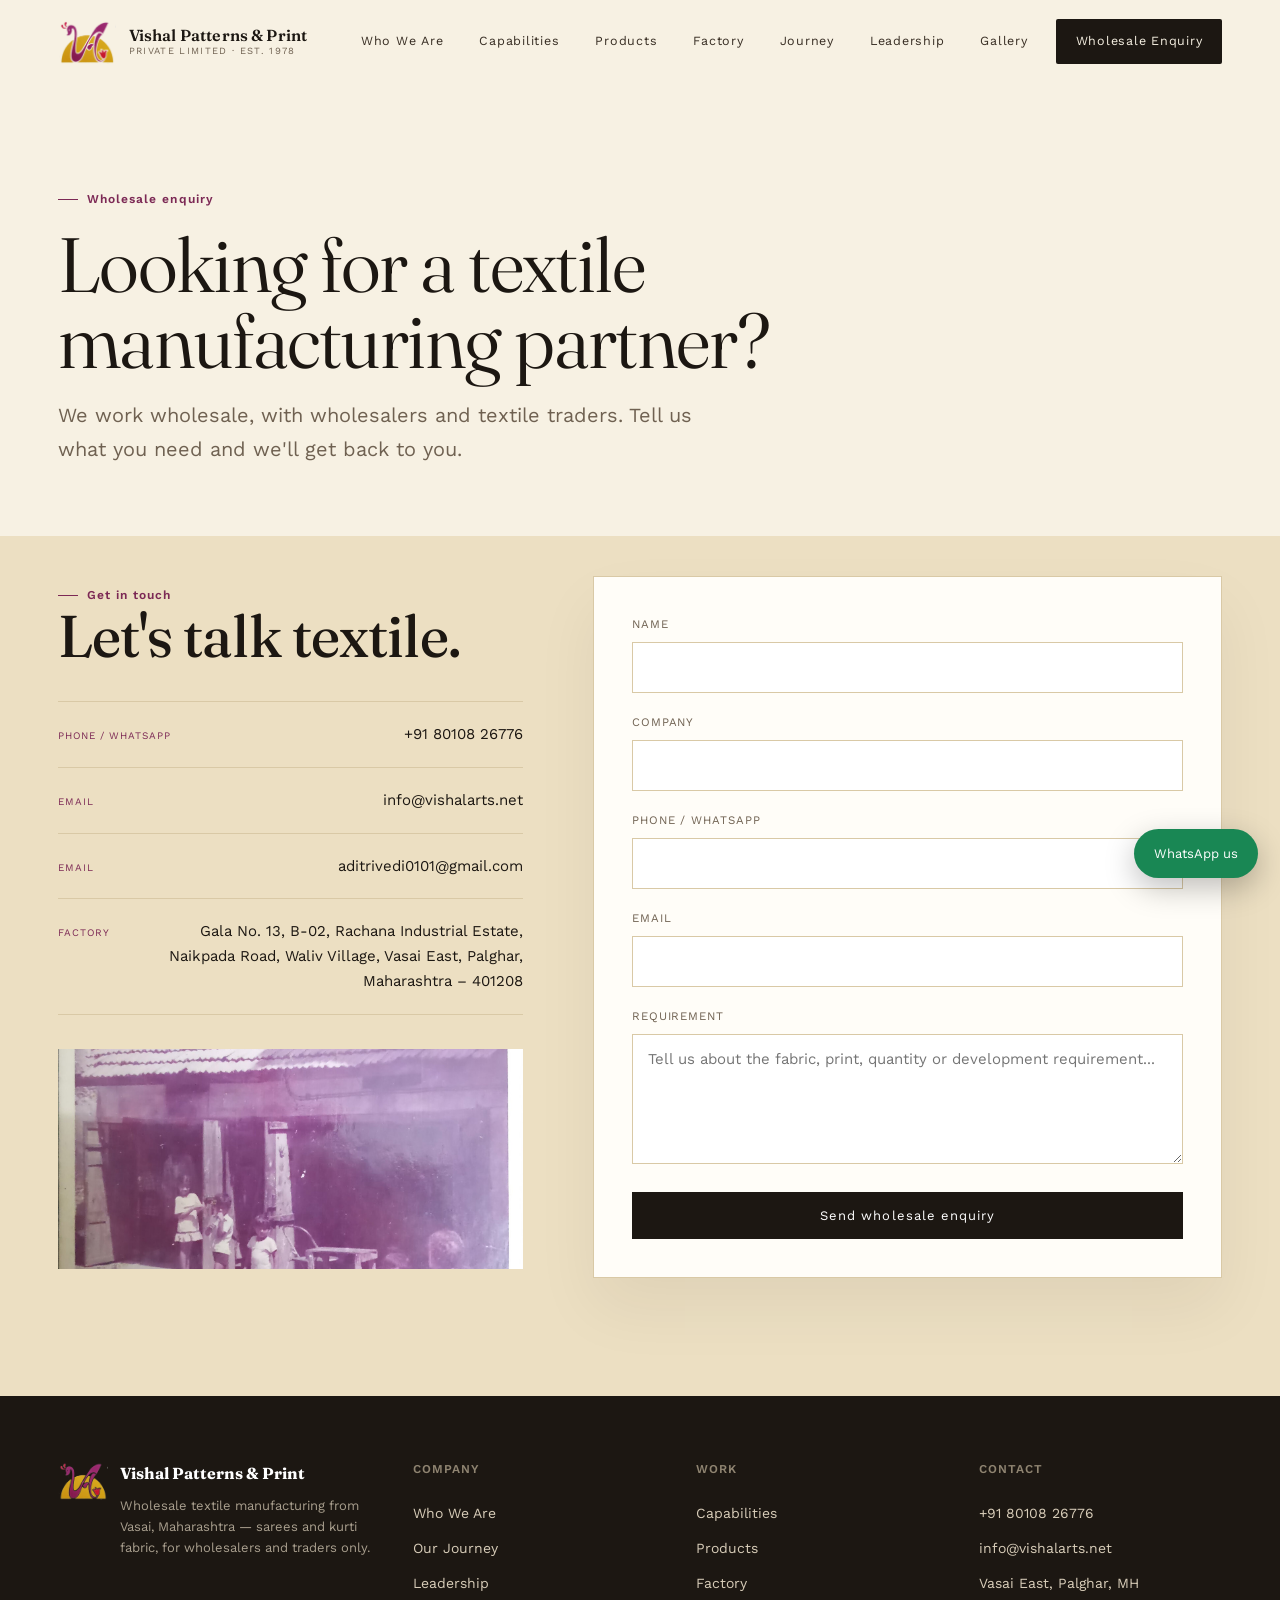
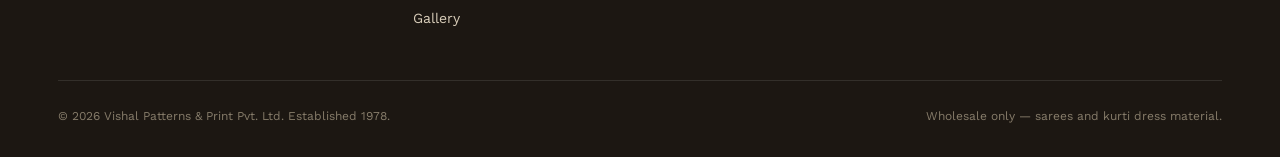
<file: contact.html>
<!doctype html>
<html lang="en">
<head>
<meta charset="utf-8">
<meta name="viewport" content="width=device-width,initial-scale=1">
<title>Wholesale Enquiry | Vishal Patterns & Print</title>
<meta name="description" content="Get in touch with Vishal Patterns & Print for wholesale saree and kurti fabric manufacturing. Phone, WhatsApp, email and factory address.">
<link rel="icon" href="assets/logo-nav.png">
<link rel="preconnect" href="https://fonts.googleapis.com">
<link rel="preconnect" href="https://fonts.gstatic.com" crossorigin>
<link href="https://fonts.googleapis.com/css2?family=Fraunces:opsz,wght@9..144,300;9..144,340;9..144,400;9..144,460;9..144,500;9..144,600&family=Work+Sans:wght@400;500;600&display=swap" rel="stylesheet">
<link rel="stylesheet" href="style.css">
</head>
<body>

<nav class="nav">
  <div class="wrap nav-in">
    <a class="brand" href="index.html">
      <img src="assets/logo-nav.png" alt="Vishal Patterns & Print logo">
      <span class="brand-word"><b>Vishal Patterns &amp; Print</b><small>PRIVATE LIMITED · EST. 1978</small></span>
    </a>
    <div class="nav-links">
      <a href="about.html">Who We Are</a>
      <a href="capabilities.html">Capabilities</a>
      <a href="products.html">Products</a>
      <a href="factory.html">Factory</a>
      <a href="journey.html">Journey</a>
      <a href="leadership.html">Leadership</a>
      <a href="gallery.html">Gallery</a>
      <a href="contact.html" class="nav-cta is-active">Wholesale Enquiry</a>
    </div>
    <button class="nav-burger" aria-label="Open menu"><span></span><span></span><span></span></button>
  </div>
</nav>
<div class="mobile-panel">
  <a href="about.html">Who We Are</a>
  <a href="capabilities.html">Capabilities</a>
  <a href="products.html">Products</a>
  <a href="factory.html">Factory</a>
  <a href="journey.html">Journey</a>
  <a href="leadership.html">Leadership</a>
  <a href="gallery.html">Gallery</a>
  <a href="contact.html" class="cta">Wholesale Enquiry</a>
</div>

<header class="pagehero">
  <div class="wrap">
    <div class="small-label fx">Wholesale enquiry</div>
    <h1 class="display-1 fx fx-2">Looking for a textile manufacturing partner?</h1>
    <p class="lede fx fx-3">We work wholesale, with wholesalers and textile traders. Tell us what you need and we'll get back to you.</p>
  </div>
</header>

<section class="section cream" style="padding-top:40px">
  <div class="wrap contact">
    <div class="fx">
      <div class="small-label">Get in touch</div>
      <h2 class="display-2">Let's talk textile.</h2>
      <div class="contactlist">
        <div class="contactitem"><small>Phone / WhatsApp</small><a href="tel:+918010826776">+91 80108 26776</a></div>
        <div class="contactitem"><small>Email</small><a href="mailto:info@vishalarts.net">info@vishalarts.net</a></div>
        <div class="contactitem"><small>Email</small><a href="mailto:aditrivedi0101@gmail.com">aditrivedi0101@gmail.com</a></div>
        <div class="contactitem"><small>Factory</small><strong>Gala No. 13, B-02, Rachana Industrial Estate, Naikpada Road, Waliv Village, Vasai East, Palghar, Maharashtra – 401208</strong></div>
      </div>
      <div class="reveal fx" style="height:220px; margin-top:34px"><img src="assets/old-factory-gate.jpg" alt="The gate of the first factory"></div>
    </div>

    <form class="enquiry fx fx-2" action="mailto:info@vishalarts.net" method="post" enctype="text/plain">
      <div class="field"><label for="f-name">Name</label><input id="f-name" name="Name" required></div>
      <div class="field"><label for="f-company">Company</label><input id="f-company" name="Company"></div>
      <div class="field"><label for="f-phone">Phone / WhatsApp</label><input id="f-phone" name="Phone" required></div>
      <div class="field"><label for="f-email">Email</label><input id="f-email" type="email" name="Email" required></div>
      <div class="field"><label for="f-req">Requirement</label><textarea id="f-req" name="Requirement" required placeholder="Tell us about the fabric, print, quantity or development requirement..."></textarea></div>
      <button class="submit-btn" type="submit">Send wholesale enquiry</button>
    </form>
  </div>
</section>

<footer class="site-footer">
  <div class="wrap">
    <div class="footer-top">
      <div class="footer-brand">
        <img src="assets/logo-nav.png" alt="Vishal Patterns & Print">
        <div><b>Vishal Patterns &amp; Print</b><p>Wholesale textile manufacturing from Vasai, Maharashtra — sarees and kurti fabric, for wholesalers and traders only.</p></div>
      </div>
      <div class="f-col"><h4>Company</h4>
        <a href="about.html">Who We Are</a>
        <a href="journey.html">Our Journey</a>
        <a href="leadership.html">Leadership</a>
        <a href="gallery.html">Gallery</a>
      </div>
      <div class="f-col"><h4>Work</h4>
        <a href="capabilities.html">Capabilities</a>
        <a href="products.html">Products</a>
        <a href="factory.html">Factory</a>
      </div>
      <div class="f-col"><h4>Contact</h4>
        <a href="tel:+918010826776">+91 80108 26776</a>
        <a href="mailto:info@vishalarts.net">info@vishalarts.net</a>
        <span>Vasai East, Palghar, MH</span>
      </div>
    </div>
    <div class="footer-bottom">
      <span>© 2026 Vishal Patterns &amp; Print Pvt. Ltd. Established 1978.</span>
      <span>Wholesale only — sarees and kurti dress material.</span>
    </div>
  </div>
</footer>
<a class="wa-float" href="https://wa.me/918010826776" target="_blank" rel="noopener">WhatsApp us</a>
<script src="main.js"></script>
</body>
</html>
</file>
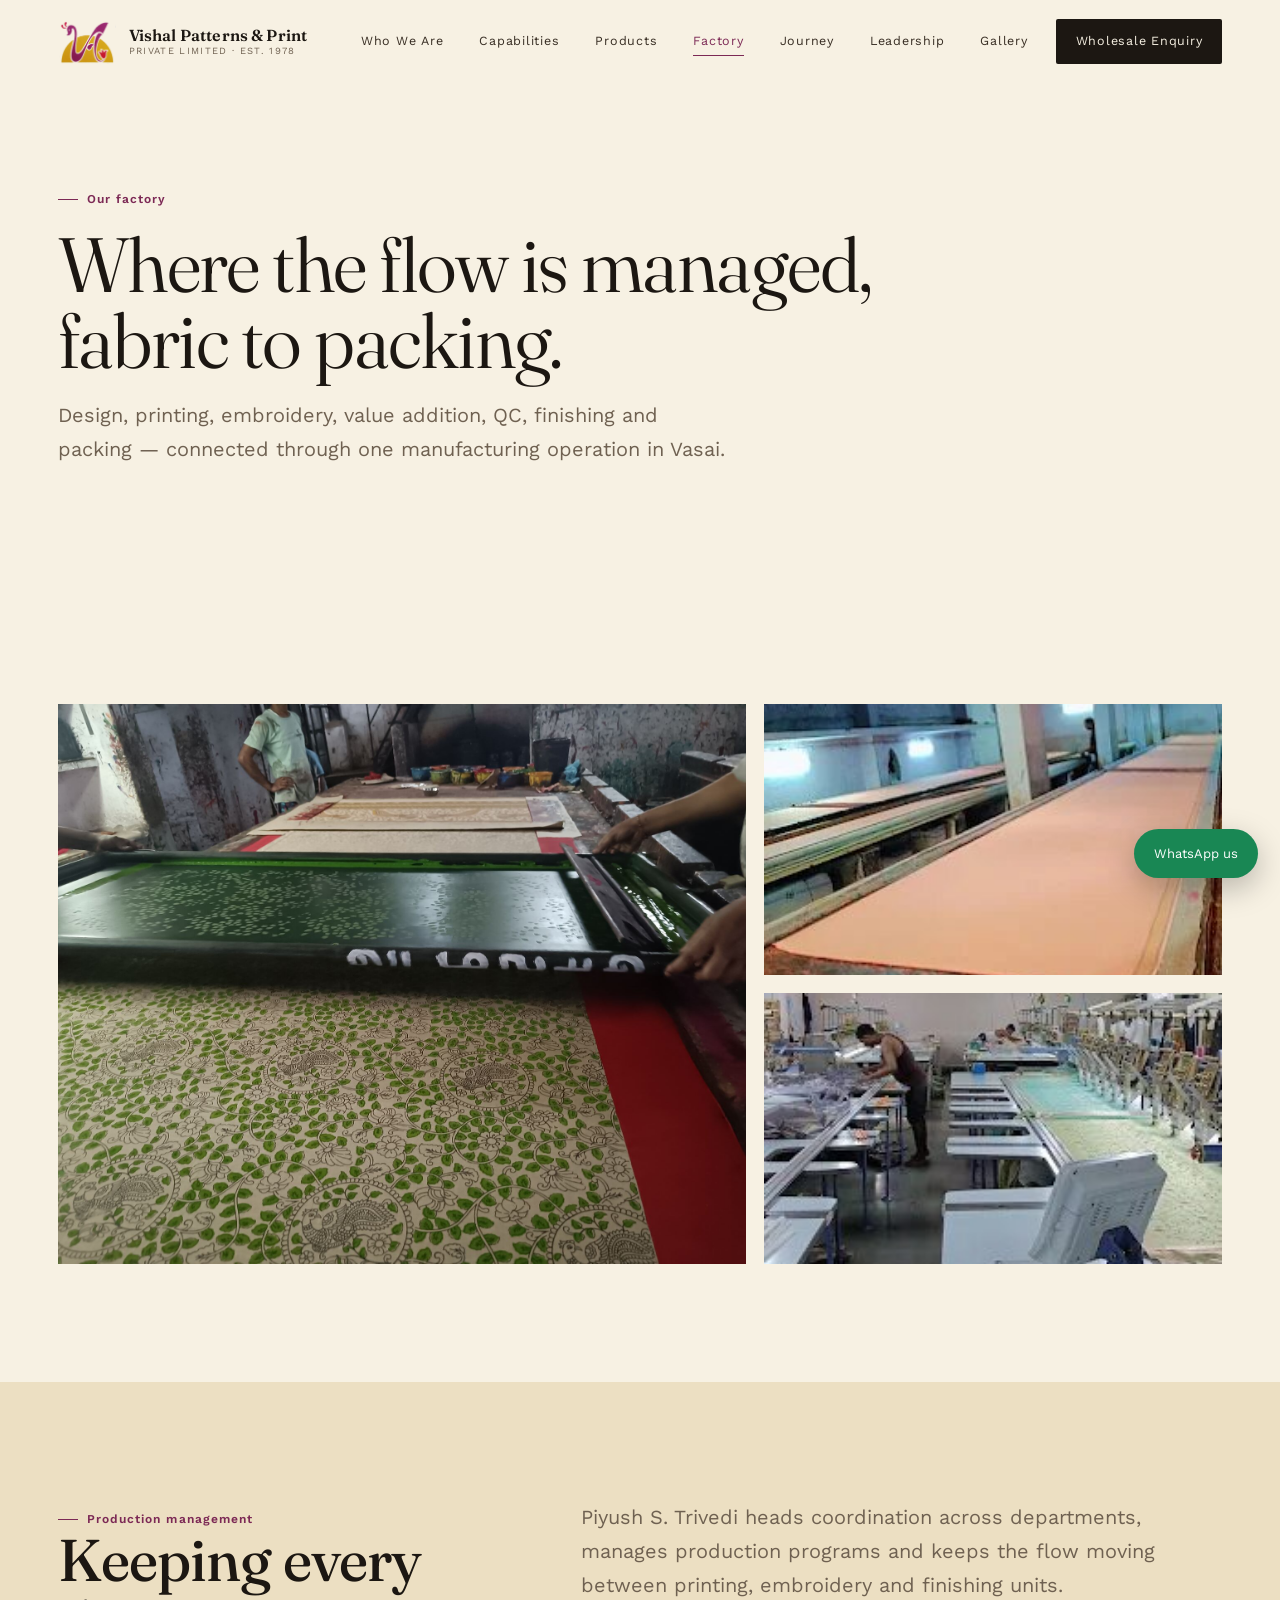
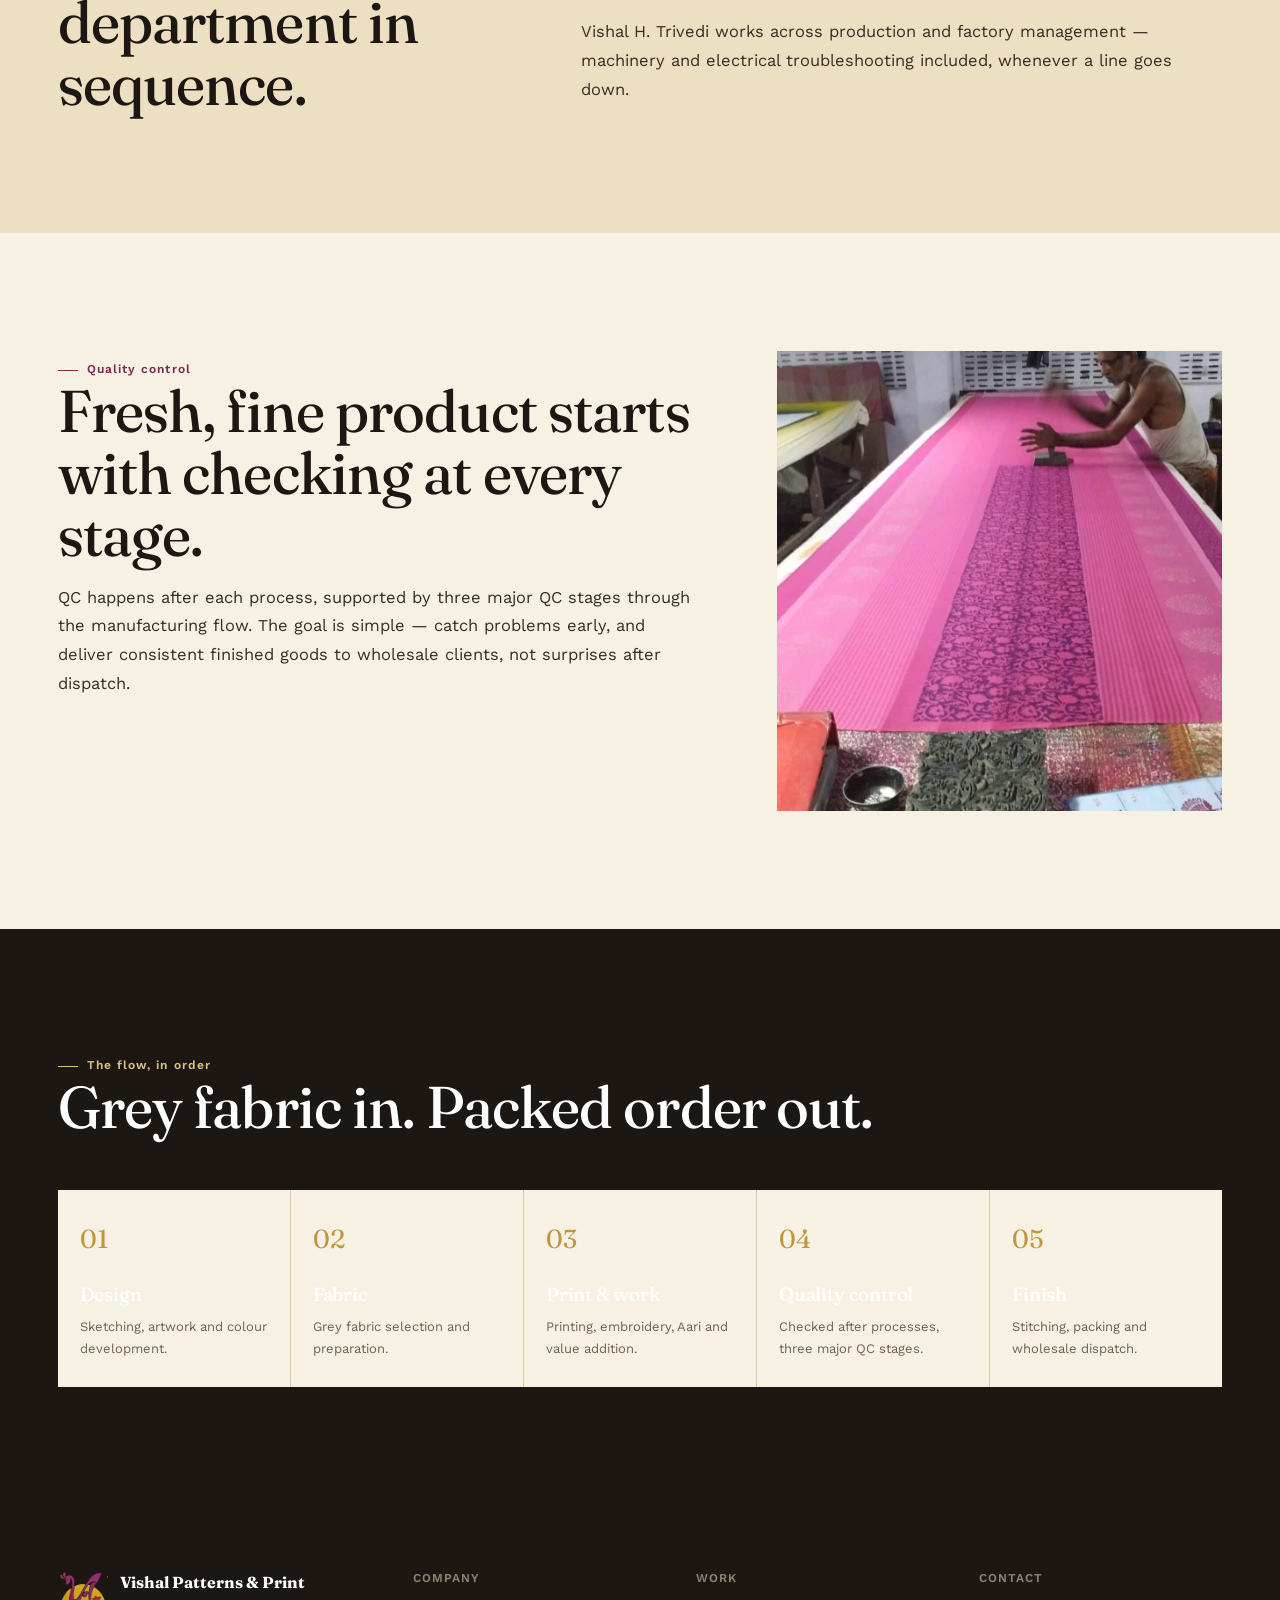
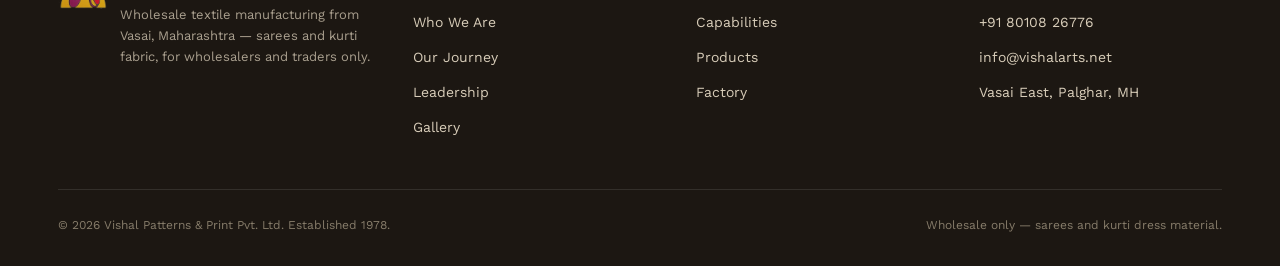
<file: factory.html>
<!doctype html>
<html lang="en">
<head>
<meta charset="utf-8">
<meta name="viewport" content="width=device-width,initial-scale=1">
<title>Factory | Vishal Patterns & Print</title>
<meta name="description" content="Design, printing, embroidery, value addition, QC, finishing and packing — connected through one manufacturing operation in Vasai, Maharashtra.">
<link rel="icon" href="assets/logo-nav.png">
<link rel="preconnect" href="https://fonts.googleapis.com">
<link rel="preconnect" href="https://fonts.gstatic.com" crossorigin>
<link href="https://fonts.googleapis.com/css2?family=Fraunces:opsz,wght@9..144,300;9..144,340;9..144,400;9..144,460;9..144,500;9..144,600&family=Work+Sans:wght@400;500;600&display=swap" rel="stylesheet">
<link rel="stylesheet" href="style.css">
</head>
<body>

<nav class="nav">
  <div class="wrap nav-in">
    <a class="brand" href="index.html">
      <img src="assets/logo-nav.png" alt="Vishal Patterns & Print logo">
      <span class="brand-word"><b>Vishal Patterns &amp; Print</b><small>PRIVATE LIMITED · EST. 1978</small></span>
    </a>
    <div class="nav-links">
      <a href="about.html">Who We Are</a>
      <a href="capabilities.html">Capabilities</a>
      <a href="products.html">Products</a>
      <a href="factory.html" class="is-active">Factory</a>
      <a href="journey.html">Journey</a>
      <a href="leadership.html">Leadership</a>
      <a href="gallery.html">Gallery</a>
      <a href="contact.html" class="nav-cta">Wholesale Enquiry</a>
    </div>
    <button class="nav-burger" aria-label="Open menu"><span></span><span></span><span></span></button>
  </div>
</nav>
<div class="mobile-panel">
  <a href="about.html">Who We Are</a>
  <a href="capabilities.html">Capabilities</a>
  <a href="products.html">Products</a>
  <a href="factory.html">Factory</a>
  <a href="journey.html">Journey</a>
  <a href="leadership.html">Leadership</a>
  <a href="gallery.html">Gallery</a>
  <a href="contact.html" class="cta">Wholesale Enquiry</a>
</div>

<header class="pagehero">
  <div class="wrap">
    <div class="small-label fx">Our factory</div>
    <h1 class="display-1 fx fx-2">Where the flow is managed, fabric to packing.</h1>
    <p class="lede fx fx-3">Design, printing, embroidery, value addition, QC, finishing and packing — connected through one manufacturing operation in Vasai.</p>
  </div>
</header>

<section class="section">
  <div class="wrap">
    <div class="photo-duo">
      <div class="reveal ph-main fx"><img src="assets/screen-print-action.jpg" alt="The production floor, wide view"></div>
      <div class="ph-side">
        <div class="reveal fx fx-2"><img src="assets/screen-print-unit.jpg" alt="Screen printing unit"></div>
        <div class="reveal fx fx-3"><img src="assets/embroidery-unit.jpg" alt="Embroidery unit"></div>
      </div>
    </div>
  </div>
</section>

<section class="section cream">
  <div class="wrap grid2">
    <div class="fx">
      <div class="small-label">Production management</div>
      <h2 class="display-2">Keeping every department in sequence.</h2>
    </div>
    <div class="fx fx-2">
      <p class="lede">Piyush S. Trivedi heads coordination across departments, manages production programs and keeps the flow moving between printing, embroidery and finishing units.</p>
      <p class="body-text" style="margin-top:16px">Vishal H. Trivedi works across production and factory management — machinery and electrical troubleshooting included, whenever a line goes down.</p>
    </div>
  </div>
</section>

<section class="section">
  <div class="wrap grid2 reverse">
    <div class="reveal fx" style="height:460px"><img src="assets/now-block-print.jpg" alt="Hand block printing a fabric roll"></div>
    <div class="fx fx-2">
      <div class="small-label">Quality control</div>
      <h2 class="display-2">Fresh, fine product starts with checking at every stage.</h2>
      <p class="body-text" style="margin-top:18px">QC happens after each process, supported by three major QC stages through the manufacturing flow. The goal is simple — catch problems early, and deliver consistent finished goods to wholesale clients, not surprises after dispatch.</p>
    </div>
  </div>
</section>

<section class="section dark">
  <div class="wrap">
    <div class="fx">
      <div class="small-label">The flow, in order</div>
      <h2 class="display-2">Grey fabric in. Packed order out.</h2>
    </div>
    <div class="process">
      <div class="step fx"><b>01</b><h3>Design</h3><p>Sketching, artwork and colour development.</p></div>
      <div class="step fx fx-2"><b>02</b><h3>Fabric</h3><p>Grey fabric selection and preparation.</p></div>
      <div class="step fx fx-3"><b>03</b><h3>Print &amp; work</h3><p>Printing, embroidery, Aari and value addition.</p></div>
      <div class="step fx"><b>04</b><h3>Quality control</h3><p>Checked after processes, three major QC stages.</p></div>
      <div class="step fx fx-2"><b>05</b><h3>Finish</h3><p>Stitching, packing and wholesale dispatch.</p></div>
    </div>
  </div>
</section>

<footer class="site-footer">
  <div class="wrap">
    <div class="footer-top">
      <div class="footer-brand">
        <img src="assets/logo-nav.png" alt="Vishal Patterns & Print">
        <div><b>Vishal Patterns &amp; Print</b><p>Wholesale textile manufacturing from Vasai, Maharashtra — sarees and kurti fabric, for wholesalers and traders only.</p></div>
      </div>
      <div class="f-col"><h4>Company</h4>
        <a href="about.html">Who We Are</a>
        <a href="journey.html">Our Journey</a>
        <a href="leadership.html">Leadership</a>
        <a href="gallery.html">Gallery</a>
      </div>
      <div class="f-col"><h4>Work</h4>
        <a href="capabilities.html">Capabilities</a>
        <a href="products.html">Products</a>
        <a href="factory.html">Factory</a>
      </div>
      <div class="f-col"><h4>Contact</h4>
        <a href="tel:+918010826776">+91 80108 26776</a>
        <a href="mailto:info@vishalarts.net">info@vishalarts.net</a>
        <span>Vasai East, Palghar, MH</span>
      </div>
    </div>
    <div class="footer-bottom">
      <span>© 2026 Vishal Patterns &amp; Print Pvt. Ltd. Established 1978.</span>
      <span>Wholesale only — sarees and kurti dress material.</span>
    </div>
  </div>
</footer>
<a class="wa-float" href="https://wa.me/918010826776" target="_blank" rel="noopener">WhatsApp us</a>
<script src="main.js"></script>
</body>
</html>
</file>
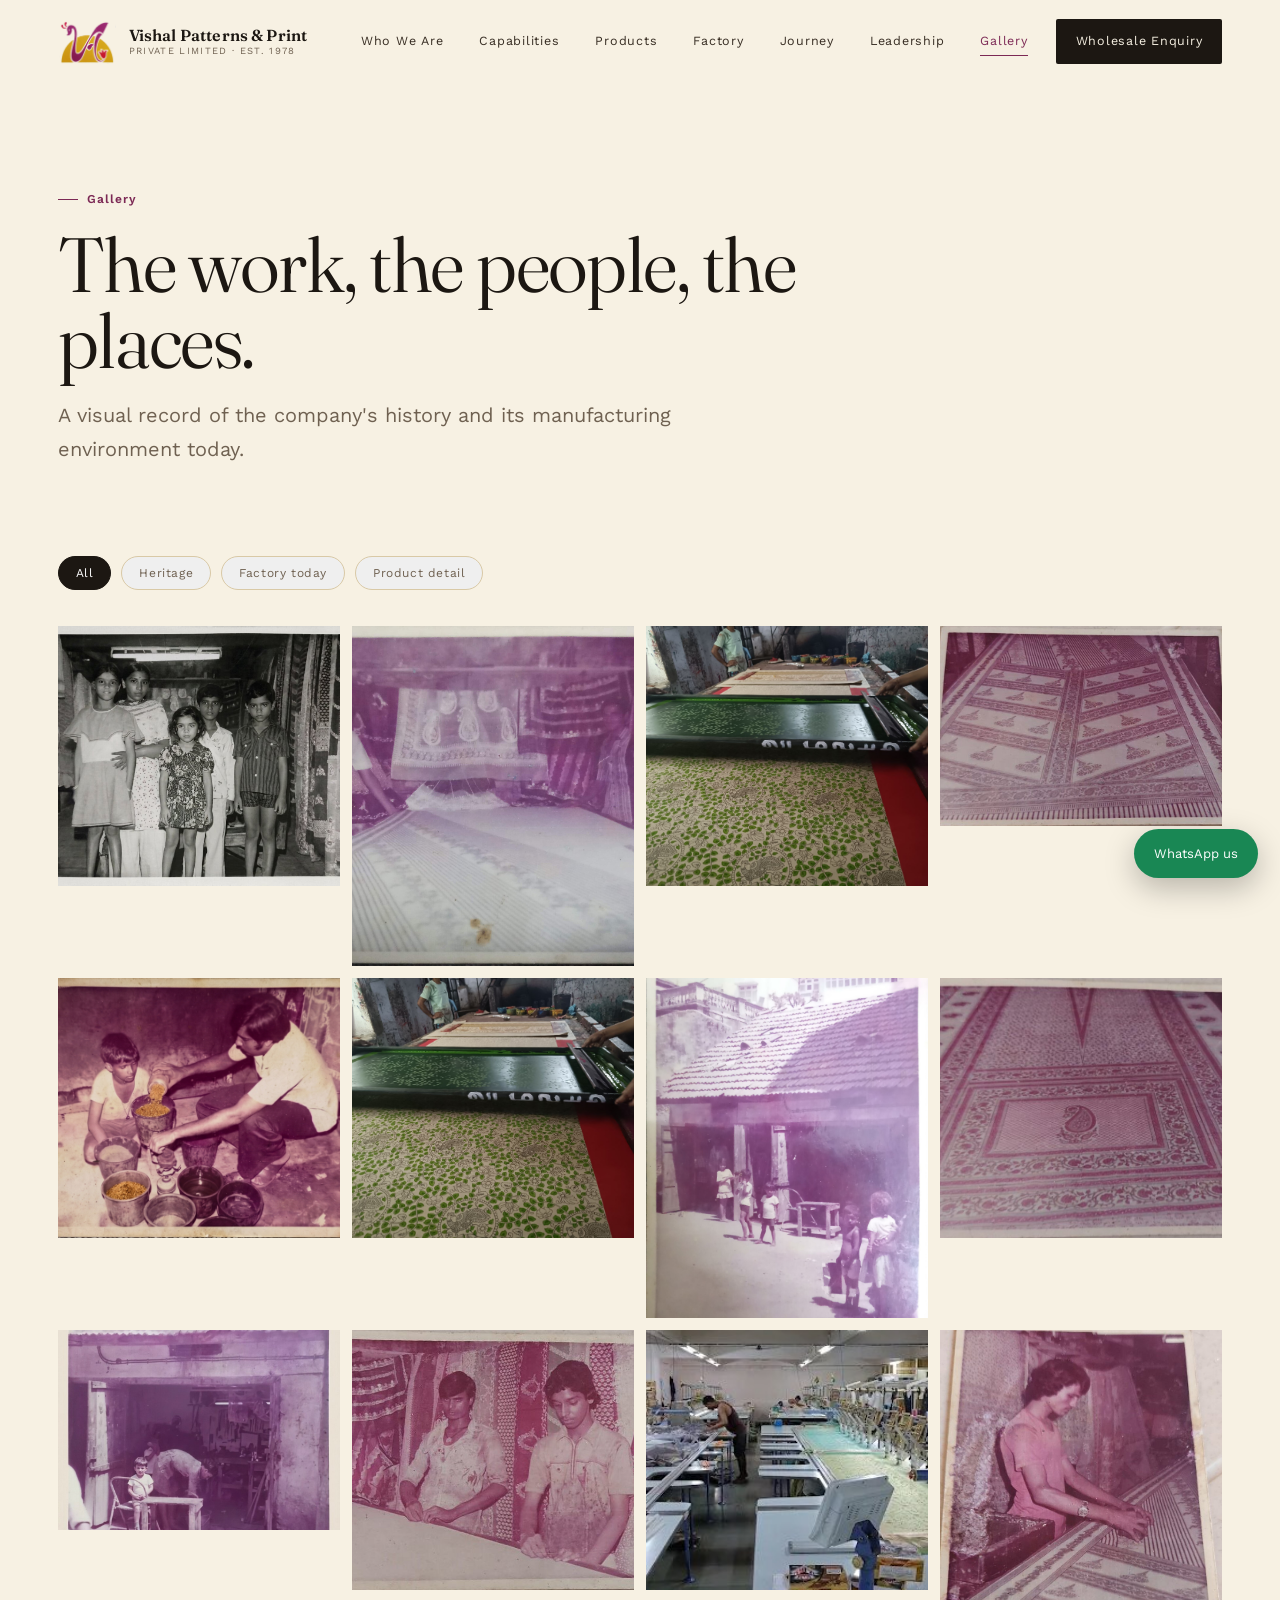
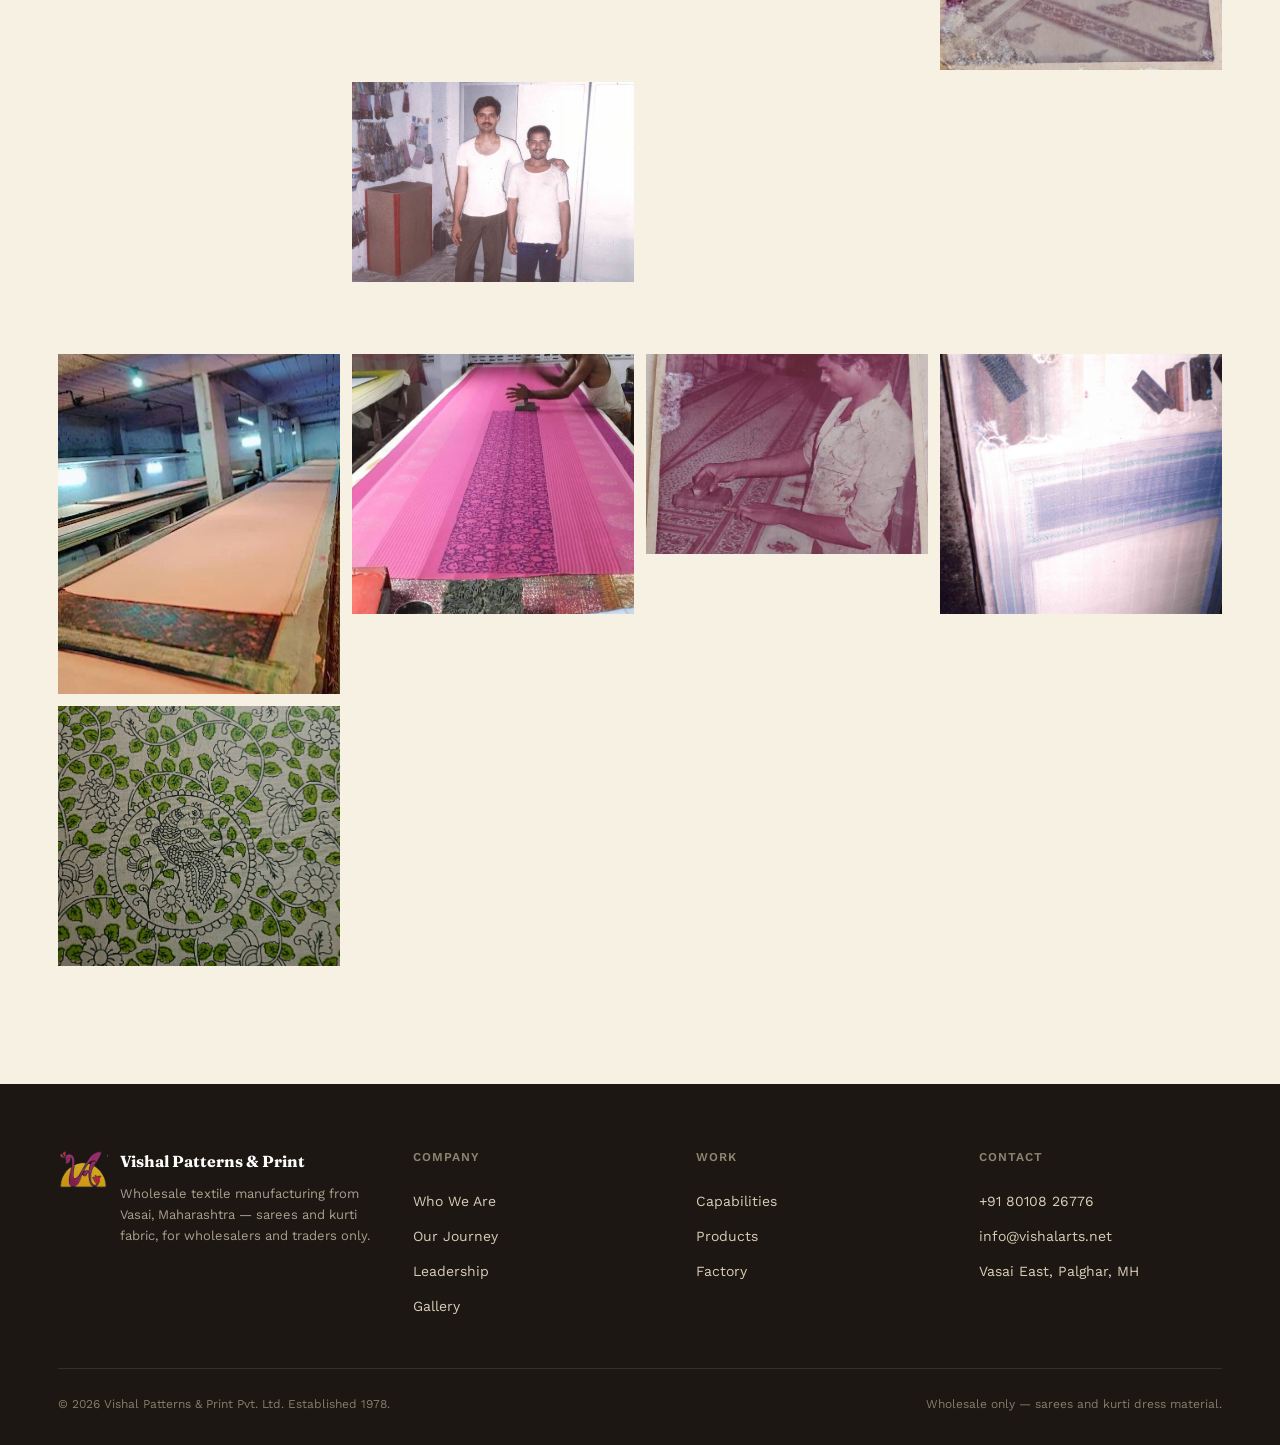
<file: gallery.html>
<!doctype html>
<html lang="en">
<head>
<meta charset="utf-8">
<meta name="viewport" content="width=device-width,initial-scale=1">
<title>Gallery | Vishal Patterns & Print</title>
<meta name="description" content="The work, the people, the places — a visual record of Vishal Patterns & Print, from 1978 to today.">
<link rel="icon" href="assets/logo-nav.png">
<link rel="preconnect" href="https://fonts.googleapis.com">
<link rel="preconnect" href="https://fonts.gstatic.com" crossorigin>
<link href="https://fonts.googleapis.com/css2?family=Fraunces:opsz,wght@9..144,300;9..144,340;9..144,400;9..144,460;9..144,500;9..144,600&family=Work+Sans:wght@400;500;600&display=swap" rel="stylesheet">
<link rel="stylesheet" href="style.css">
</head>
<body>

<nav class="nav">
  <div class="wrap nav-in">
    <a class="brand" href="index.html">
      <img src="assets/logo-nav.png" alt="Vishal Patterns & Print logo">
      <span class="brand-word"><b>Vishal Patterns &amp; Print</b><small>PRIVATE LIMITED · EST. 1978</small></span>
    </a>
    <div class="nav-links">
      <a href="about.html">Who We Are</a>
      <a href="capabilities.html">Capabilities</a>
      <a href="products.html">Products</a>
      <a href="factory.html">Factory</a>
      <a href="journey.html">Journey</a>
      <a href="leadership.html">Leadership</a>
      <a href="gallery.html" class="is-active">Gallery</a>
      <a href="contact.html" class="nav-cta">Wholesale Enquiry</a>
    </div>
    <button class="nav-burger" aria-label="Open menu"><span></span><span></span><span></span></button>
  </div>
</nav>
<div class="mobile-panel">
  <a href="about.html">Who We Are</a>
  <a href="capabilities.html">Capabilities</a>
  <a href="products.html">Products</a>
  <a href="factory.html">Factory</a>
  <a href="journey.html">Journey</a>
  <a href="leadership.html">Leadership</a>
  <a href="gallery.html">Gallery</a>
  <a href="contact.html" class="cta">Wholesale Enquiry</a>
</div>

<header class="pagehero">
  <div class="wrap">
    <div class="small-label fx">Gallery</div>
    <h1 class="display-1 fx fx-2">The work, the people, the places.</h1>
    <p class="lede fx fx-3">A visual record of the company's history and its manufacturing environment today.</p>
  </div>
</header>

<section class="section" style="padding-top:20px">
  <div class="wrap">
    <div class="filter-row fx">
      <button class="filter-btn is-active" data-filter="all">All</button>
      <button class="filter-btn" data-filter="heritage">Heritage</button>
      <button class="filter-btn" data-filter="factory">Factory today</button>
      <button class="filter-btn" data-filter="product">Product detail</button>
    </div>

    <div class="gal">
      <div class="reveal fx" data-cat="heritage"><img src="assets/family-first-factory.jpg" alt="The family as children, in the first factory"></div>
      <div class="reveal fx" data-cat="heritage"><img src="assets/harish-block-table.jpg" alt="Harish B. Trivedi at the block table"></div>
      <div class="reveal fx" data-cat="factory"><img src="assets/screen-print-action.jpg" alt="The production floor today"></div>
      <div class="reveal fx" data-cat="product"><img src="assets/block-saree.jpg" alt="A finished block-printed saree"></div>

      <div class="reveal fx" data-cat="heritage"><img src="assets/harish-teaching-colour.jpg" alt="Colour mixing at the early workshop"></div>
      <div class="reveal fx" data-cat="factory"><img src="assets/screen-print-action.jpg" alt="Screen printing a saree by hand"></div>
      <div class="reveal fx" data-cat="heritage"><img src="assets/old-factory-gate.jpg" alt="The gate of the first factory"></div>
      <div class="reveal fx" data-cat="product"><img src="assets/saree-block-detail.jpg" alt="Close detail of a print pattern"></div>

      <div class="reveal fx" data-cat="heritage"><img src="assets/first-factory-mahalaxmi.jpg" alt="The first workshop near Mahalaxmi"></div>
      <div class="reveal fx" data-cat="heritage"><img src="assets/first-karigar.jpg" alt="Early karigars at the table"></div>
      <div class="reveal fx" data-cat="factory"><img src="assets/embroidery-unit.jpg" alt="The embroidery unit"></div>
      <div class="reveal fx" data-cat="product"><img src="assets/fabric-detail-01.jpg" alt="Printed fabric detail"></div>

      <div class="reveal fx" data-cat="heritage"><img src="assets/karigar-old-saree.jpg" alt="A karigar working on a saree, early years"></div>
      <div class="reveal fx" data-cat="heritage"><img src="assets/vikram-old.jpg" alt="Vikram H. Trivedi, early years"></div>
      <div class="reveal fx" data-cat="heritage"><img src="assets/vishal-old.jpg" alt="Vishal H. Trivedi, early years"></div>
      <div class="reveal fx" data-cat="heritage"><img src="assets/piyush-karigar-old.jpg" alt="Piyush S. Trivedi with a karigar"></div>

      <div class="reveal fx" data-cat="factory"><img src="assets/screen-print-unit.jpg" alt="The screen printing unit today"></div>
      <div class="reveal fx" data-cat="factory"><img src="assets/now-block-print.jpg" alt="Hand block printing today"></div>
      <div class="reveal fx" data-cat="product"><img src="assets/fabric-detail-02.jpg" alt="Kurti fabric detail"></div>
      <div class="reveal fx" data-cat="heritage"><img src="assets/old-block-printing.jpg" alt="Hand block printing in process, early years"></div>
      <div class="reveal fx" data-cat="product"><img src="assets/fabric-detail-03.jpg" alt="Peacock motif fabric detail"></div>
    </div>
  </div>
</section>

<footer class="site-footer">
  <div class="wrap">
    <div class="footer-top">
      <div class="footer-brand">
        <img src="assets/logo-nav.png" alt="Vishal Patterns & Print">
        <div><b>Vishal Patterns &amp; Print</b><p>Wholesale textile manufacturing from Vasai, Maharashtra — sarees and kurti fabric, for wholesalers and traders only.</p></div>
      </div>
      <div class="f-col"><h4>Company</h4>
        <a href="about.html">Who We Are</a>
        <a href="journey.html">Our Journey</a>
        <a href="leadership.html">Leadership</a>
        <a href="gallery.html">Gallery</a>
      </div>
      <div class="f-col"><h4>Work</h4>
        <a href="capabilities.html">Capabilities</a>
        <a href="products.html">Products</a>
        <a href="factory.html">Factory</a>
      </div>
      <div class="f-col"><h4>Contact</h4>
        <a href="tel:+918010826776">+91 80108 26776</a>
        <a href="mailto:info@vishalarts.net">info@vishalarts.net</a>
        <span>Vasai East, Palghar, MH</span>
      </div>
    </div>
    <div class="footer-bottom">
      <span>© 2026 Vishal Patterns &amp; Print Pvt. Ltd. Established 1978.</span>
      <span>Wholesale only — sarees and kurti dress material.</span>
    </div>
  </div>
</footer>
<a class="wa-float" href="https://wa.me/918010826776" target="_blank" rel="noopener">WhatsApp us</a>
<script src="main.js"></script>
</body>
</html>
</file>
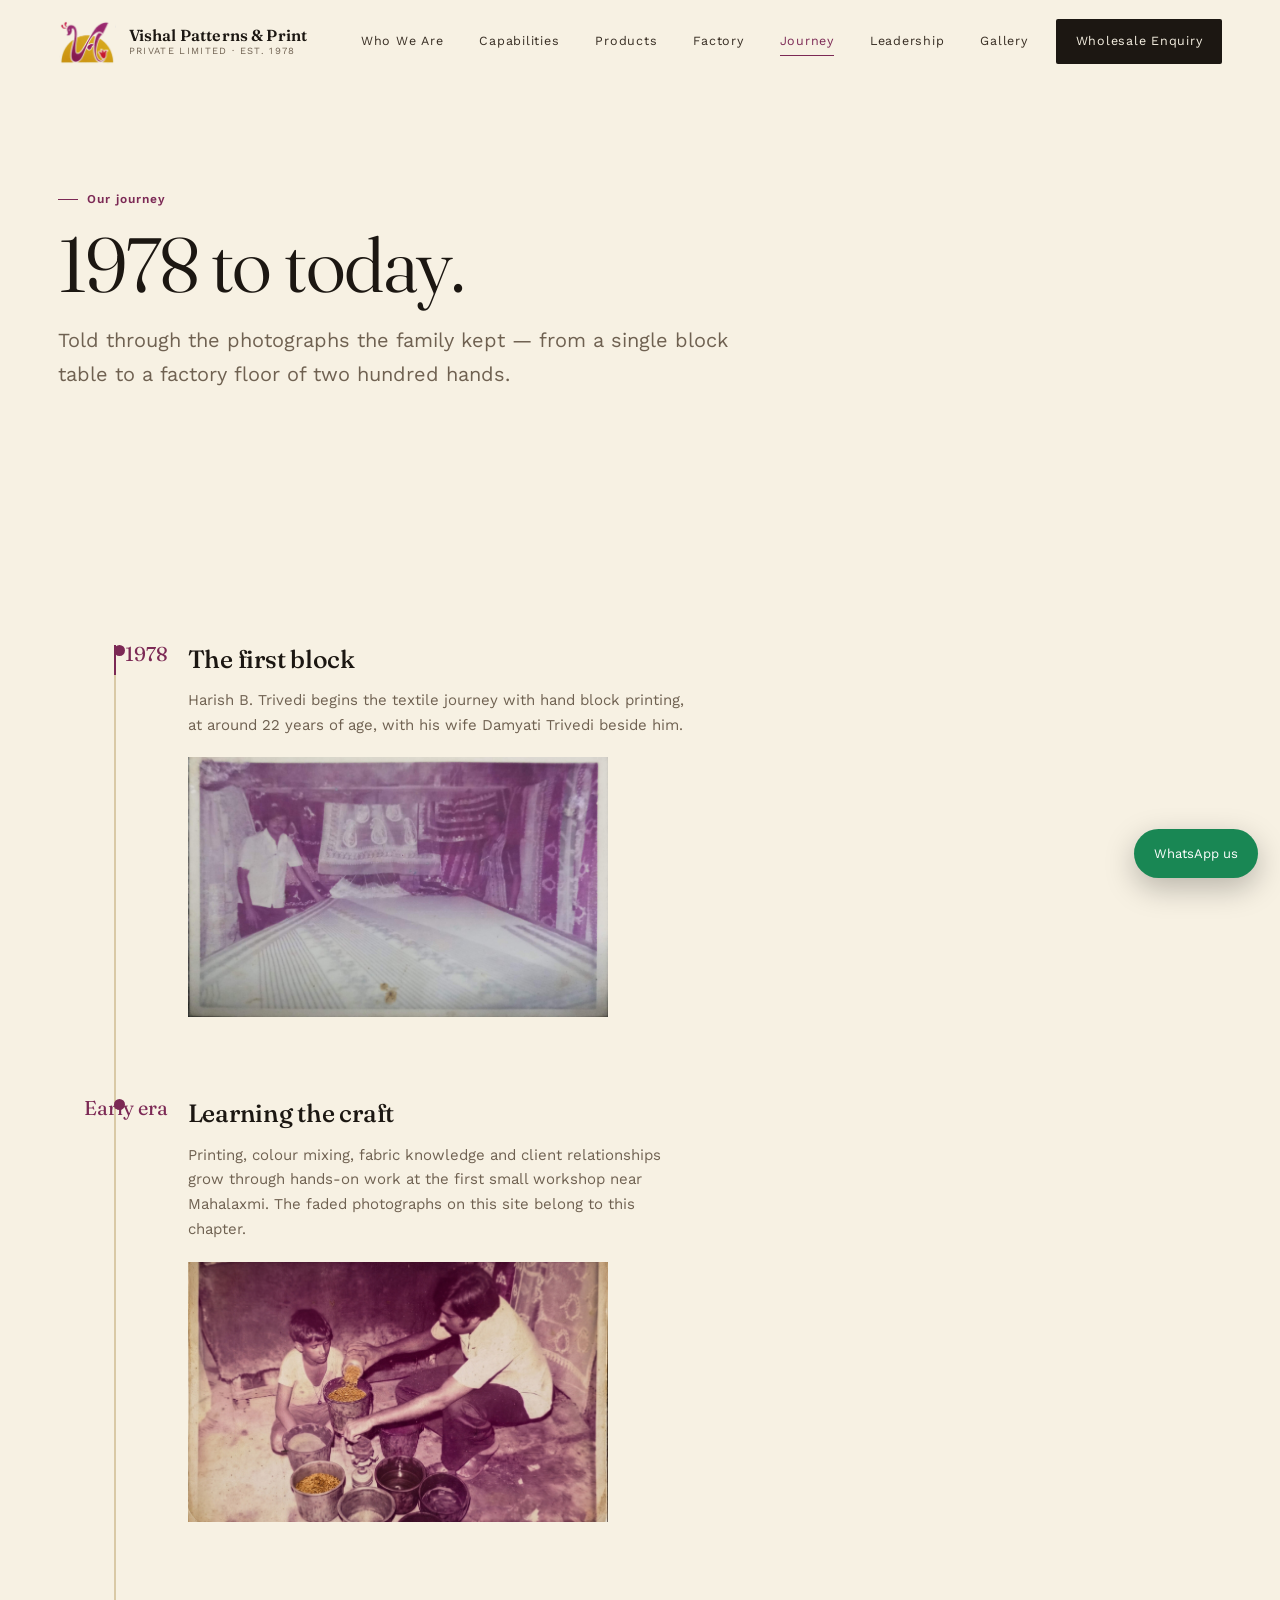
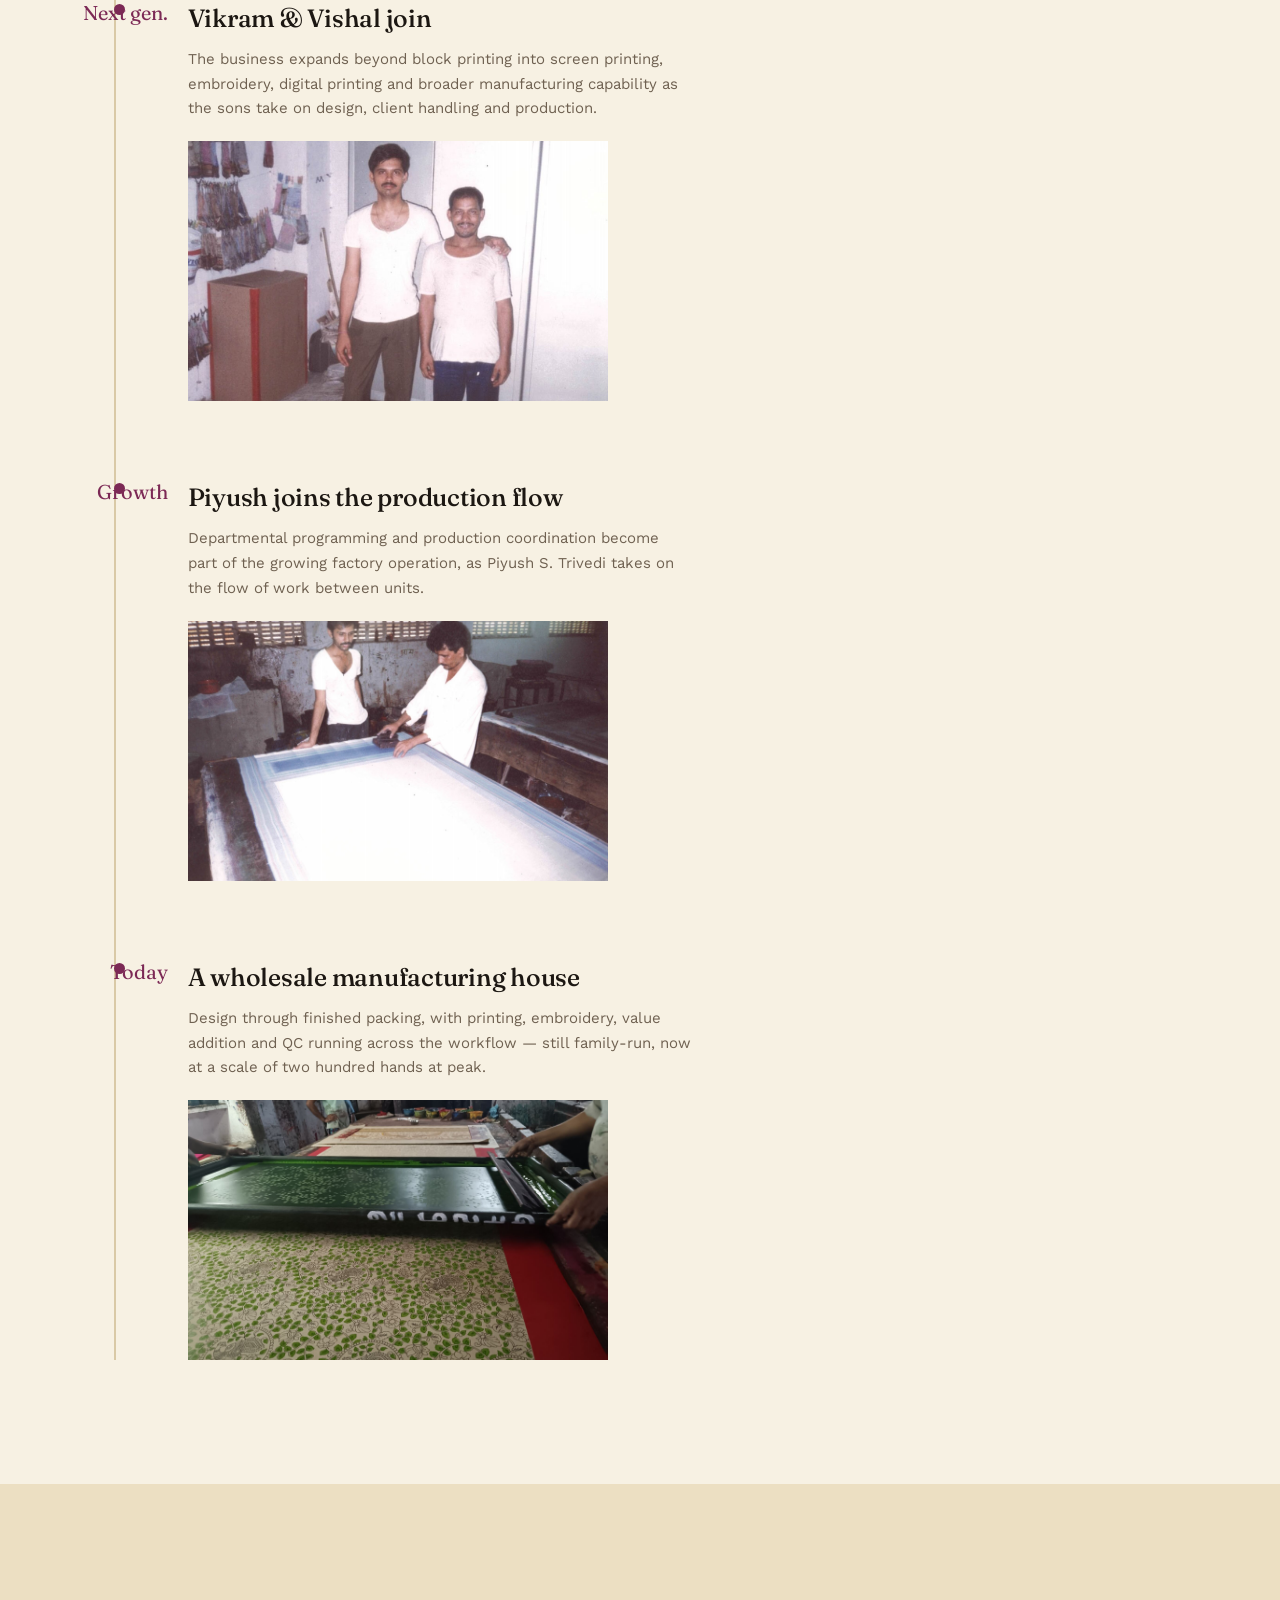
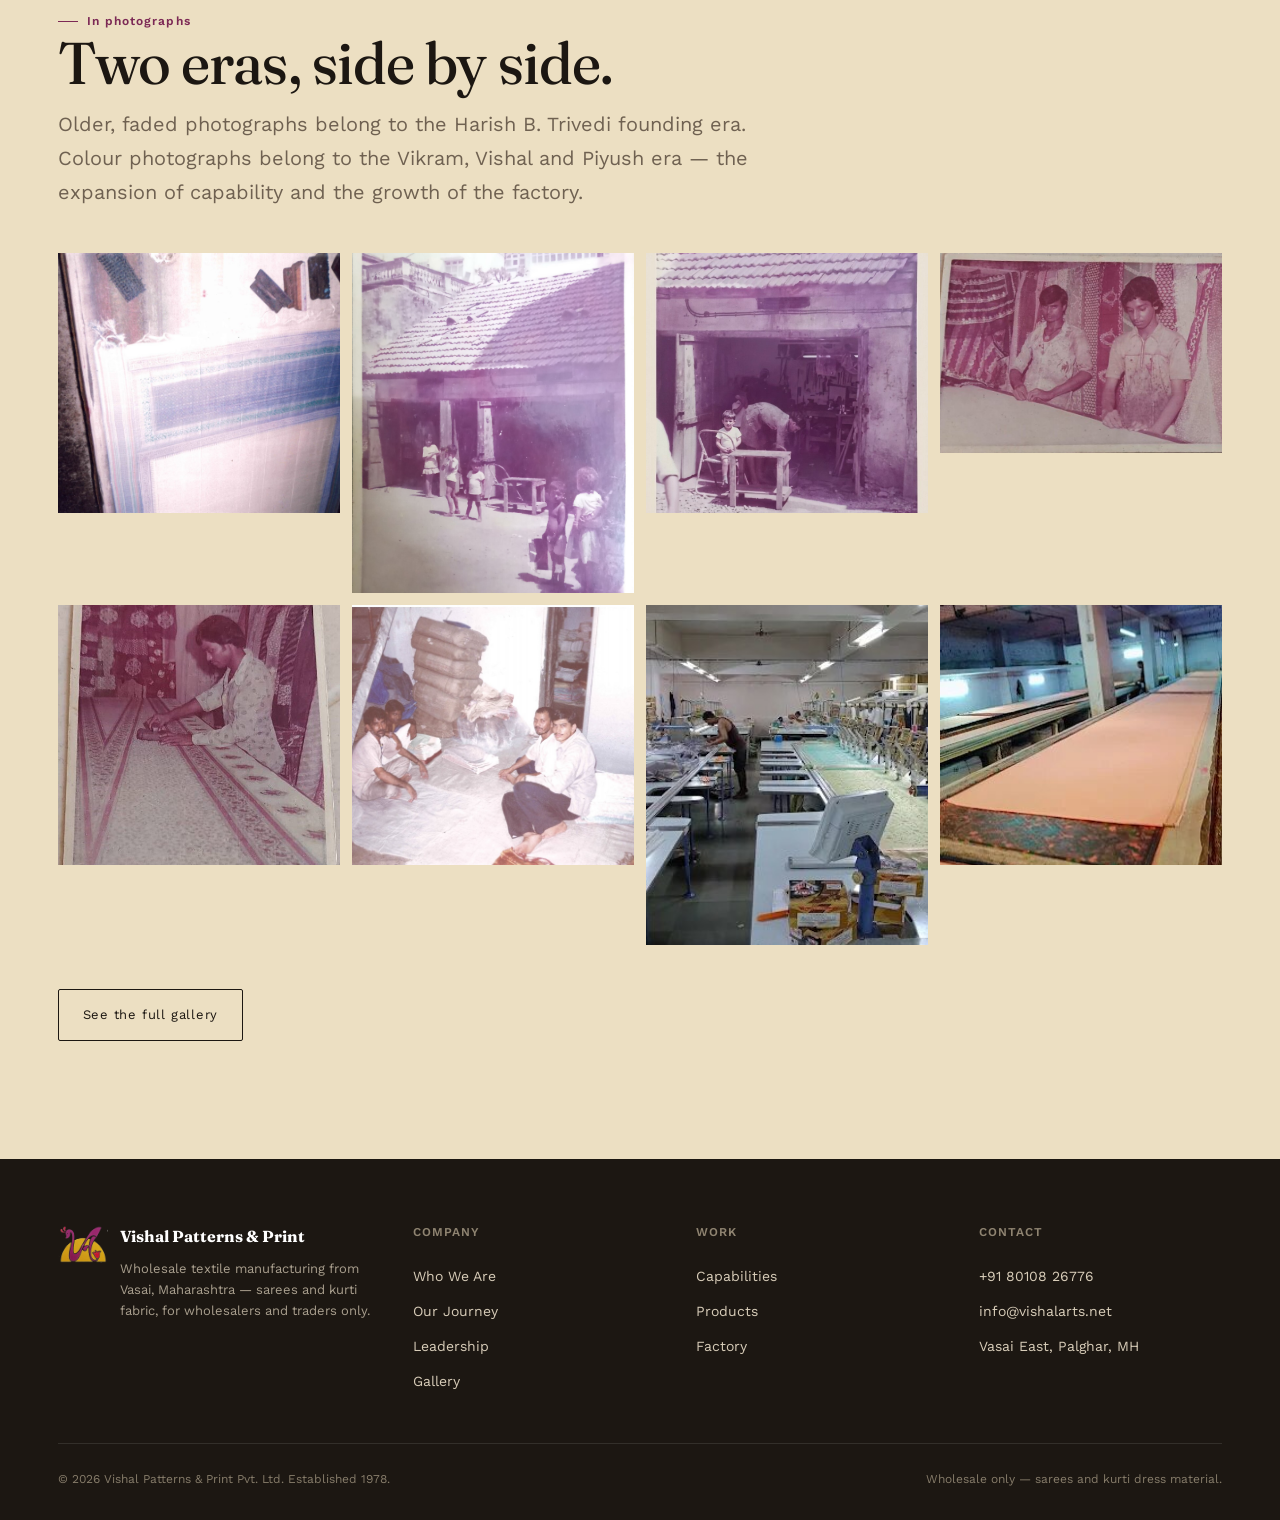
<file: journey.html>
<!doctype html>
<html lang="en">
<head>
<meta charset="utf-8">
<meta name="viewport" content="width=device-width,initial-scale=1">
<title>Our Journey | Vishal Patterns & Print</title>
<meta name="description" content="1978 to today — the history of Vishal Patterns & Print, told through the photographs of the family that built it.">
<link rel="icon" href="assets/logo-nav.png">
<link rel="preconnect" href="https://fonts.googleapis.com">
<link rel="preconnect" href="https://fonts.gstatic.com" crossorigin>
<link href="https://fonts.googleapis.com/css2?family=Fraunces:opsz,wght@9..144,300;9..144,340;9..144,400;9..144,460;9..144,500;9..144,600&family=Work+Sans:wght@400;500;600&display=swap" rel="stylesheet">
<link rel="stylesheet" href="style.css">
</head>
<body>

<nav class="nav">
  <div class="wrap nav-in">
    <a class="brand" href="index.html">
      <img src="assets/logo-nav.png" alt="Vishal Patterns & Print logo">
      <span class="brand-word"><b>Vishal Patterns &amp; Print</b><small>PRIVATE LIMITED · EST. 1978</small></span>
    </a>
    <div class="nav-links">
      <a href="about.html">Who We Are</a>
      <a href="capabilities.html">Capabilities</a>
      <a href="products.html">Products</a>
      <a href="factory.html">Factory</a>
      <a href="journey.html" class="is-active">Journey</a>
      <a href="leadership.html">Leadership</a>
      <a href="gallery.html">Gallery</a>
      <a href="contact.html" class="nav-cta">Wholesale Enquiry</a>
    </div>
    <button class="nav-burger" aria-label="Open menu"><span></span><span></span><span></span></button>
  </div>
</nav>
<div class="mobile-panel">
  <a href="about.html">Who We Are</a>
  <a href="capabilities.html">Capabilities</a>
  <a href="products.html">Products</a>
  <a href="factory.html">Factory</a>
  <a href="journey.html">Journey</a>
  <a href="leadership.html">Leadership</a>
  <a href="gallery.html">Gallery</a>
  <a href="contact.html" class="cta">Wholesale Enquiry</a>
</div>

<header class="pagehero">
  <div class="wrap">
    <div class="small-label fx">Our journey</div>
    <h1 class="display-1 fx fx-2">1978 to today.</h1>
    <p class="lede fx fx-3">Told through the photographs the family kept — from a single block table to a factory floor of two hundred hands.</p>
  </div>
</header>

<section class="section">
  <div class="wrap">
    <div class="timeline">
      <div class="timeline-rail"><div class="timeline-rail-fill"></div></div>

      <div class="time">
        <div class="time-year">1978</div>
        <div class="time-dot"></div>
        <h3>The first block</h3>
        <p>Harish B. Trivedi begins the textile journey with hand block printing, at around 22 years of age, with his wife Damyati Trivedi beside him.</p>
        <div class="reveal time-photo"><img src="assets/harish-block-table.jpg" alt="Harish B. Trivedi at the block printing table"></div>
      </div>

      <div class="time">
        <div class="time-year">Early era</div>
        <div class="time-dot"></div>
        <h3>Learning the craft</h3>
        <p>Printing, colour mixing, fabric knowledge and client relationships grow through hands-on work at the first small workshop near Mahalaxmi. The faded photographs on this site belong to this chapter.</p>
        <div class="reveal time-photo"><img src="assets/harish-teaching-colour.jpg" alt="Colour mixing at the early workshop"></div>
      </div>

      <div class="time">
        <div class="time-year">Next gen.</div>
        <div class="time-dot"></div>
        <h3>Vikram &amp; Vishal join</h3>
        <p>The business expands beyond block printing into screen printing, embroidery, digital printing and broader manufacturing capability as the sons take on design, client handling and production.</p>
        <div class="reveal time-photo"><img src="assets/vikram-old.jpg" alt="Vikram H. Trivedi in the early years of the business"></div>
      </div>

      <div class="time">
        <div class="time-year">Growth</div>
        <div class="time-dot"></div>
        <h3>Piyush joins the production flow</h3>
        <p>Departmental programming and production coordination become part of the growing factory operation, as Piyush S. Trivedi takes on the flow of work between units.</p>
        <div class="reveal time-photo"><img src="assets/piyush-karigar-old.jpg" alt="Piyush S. Trivedi working alongside a karigar"></div>
      </div>

      <div class="time">
        <div class="time-year">Today</div>
        <div class="time-dot"></div>
        <h3>A wholesale manufacturing house</h3>
        <p>Design through finished packing, with printing, embroidery, value addition and QC running across the workflow — still family-run, now at a scale of two hundred hands at peak.</p>
        <div class="reveal time-photo"><img src="assets/screen-print-action.jpg" alt="The factory production floor today"></div>
      </div>
    </div>
  </div>
</section>

<section class="section cream">
  <div class="wrap">
    <div class="fx" style="margin-bottom:10px">
      <div class="small-label">In photographs</div>
      <h2 class="display-2">Two eras, side by side.</h2>
      <p class="lede" style="margin-top:14px">Older, faded photographs belong to the Harish B. Trivedi founding era. Colour photographs belong to the Vikram, Vishal and Piyush era — the expansion of capability and the growth of the factory.</p>
    </div>
    <div class="gal" style="margin-top:44px">
      <div class="reveal fx"><img src="assets/old-block-printing.jpg" alt="Hand block printing in process"></div>
      <div class="reveal fx fx-2"><img src="assets/old-factory-gate.jpg" alt="The gate of the first factory"></div>
      <div class="reveal fx fx-3"><img src="assets/first-factory-mahalaxmi.jpg" alt="The first factory workshop near Mahalaxmi"></div>
      <div class="reveal fx"><img src="assets/first-karigar.jpg" alt="Early karigars at the printing table"></div>
      <div class="reveal fx fx-2"><img src="assets/karigar-old-saree.jpg" alt="A karigar working on a saree, early years"></div>
      <div class="reveal fx fx-3"><img src="assets/vishal-old.jpg" alt="Vishal H. Trivedi in the early years"></div>
      <div class="reveal fx"><img src="assets/embroidery-unit.jpg" alt="The embroidery unit today"></div>
      <div class="reveal fx fx-2"><img src="assets/screen-print-unit.jpg" alt="The screen printing unit today"></div>
    </div>
    <a class="btn btn-ink" href="gallery.html" style="margin-top:44px">See the full gallery</a>
  </div>
</section>

<footer class="site-footer">
  <div class="wrap">
    <div class="footer-top">
      <div class="footer-brand">
        <img src="assets/logo-nav.png" alt="Vishal Patterns & Print">
        <div><b>Vishal Patterns &amp; Print</b><p>Wholesale textile manufacturing from Vasai, Maharashtra — sarees and kurti fabric, for wholesalers and traders only.</p></div>
      </div>
      <div class="f-col"><h4>Company</h4>
        <a href="about.html">Who We Are</a>
        <a href="journey.html">Our Journey</a>
        <a href="leadership.html">Leadership</a>
        <a href="gallery.html">Gallery</a>
      </div>
      <div class="f-col"><h4>Work</h4>
        <a href="capabilities.html">Capabilities</a>
        <a href="products.html">Products</a>
        <a href="factory.html">Factory</a>
      </div>
      <div class="f-col"><h4>Contact</h4>
        <a href="tel:+918010826776">+91 80108 26776</a>
        <a href="mailto:info@vishalarts.net">info@vishalarts.net</a>
        <span>Vasai East, Palghar, MH</span>
      </div>
    </div>
    <div class="footer-bottom">
      <span>© 2026 Vishal Patterns &amp; Print Pvt. Ltd. Established 1978.</span>
      <span>Wholesale only — sarees and kurti dress material.</span>
    </div>
  </div>
</footer>
<a class="wa-float" href="https://wa.me/918010826776" target="_blank" rel="noopener">WhatsApp us</a>
<script src="main.js"></script>
</body>
</html>
</file>
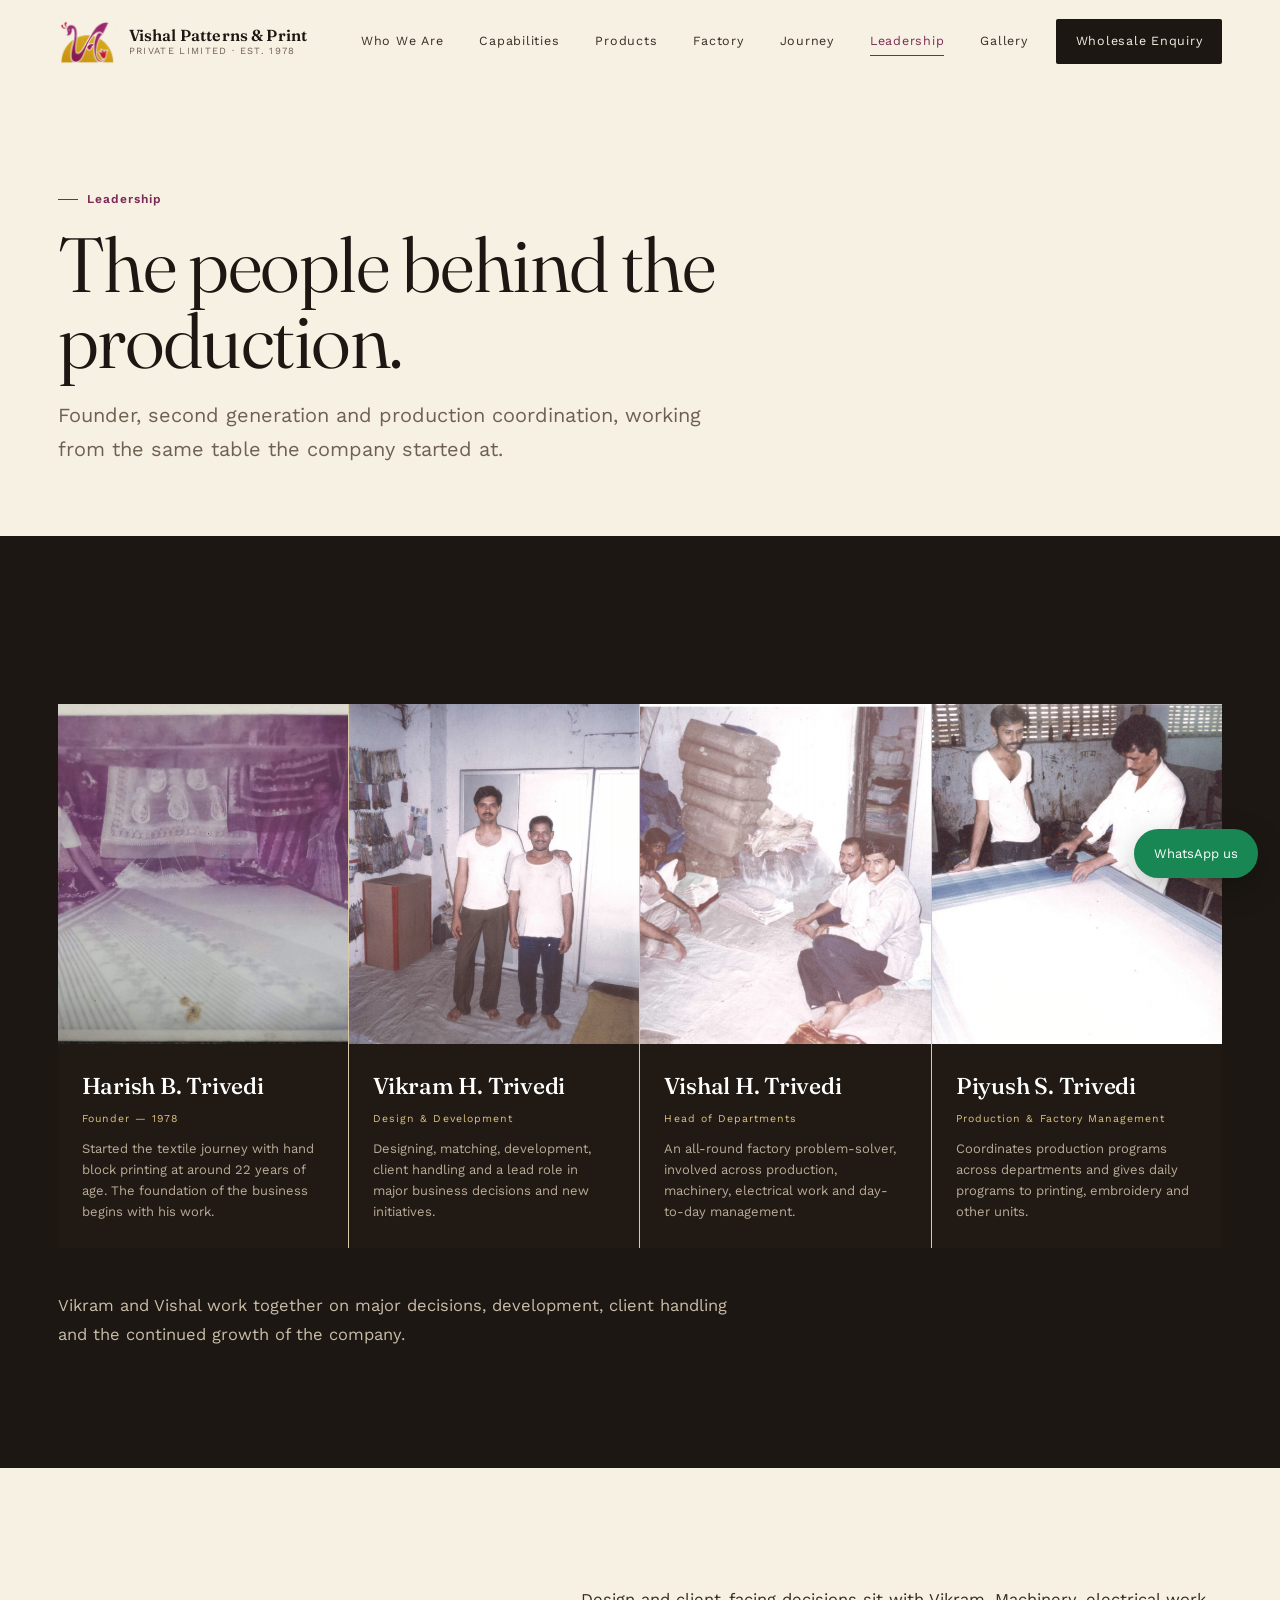
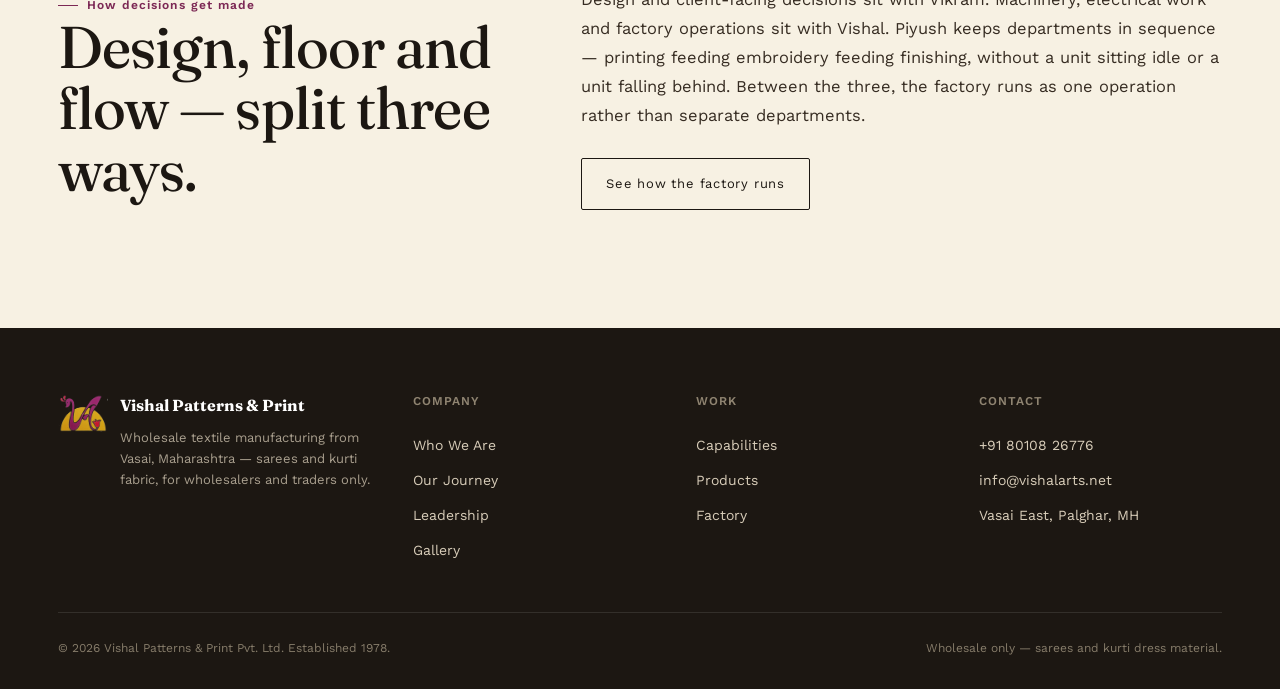
<file: leadership.html>
<!doctype html>
<html lang="en">
<head>
<meta charset="utf-8">
<meta name="viewport" content="width=device-width,initial-scale=1">
<title>Leadership | Vishal Patterns & Print</title>
<meta name="description" content="Founder, second generation and production leadership at Vishal Patterns & Print Pvt. Ltd.">
<link rel="icon" href="assets/logo-nav.png">
<link rel="preconnect" href="https://fonts.googleapis.com">
<link rel="preconnect" href="https://fonts.gstatic.com" crossorigin>
<link href="https://fonts.googleapis.com/css2?family=Fraunces:opsz,wght@9..144,300;9..144,340;9..144,400;9..144,460;9..144,500;9..144,600&family=Work+Sans:wght@400;500;600&display=swap" rel="stylesheet">
<link rel="stylesheet" href="style.css">
</head>
<body>

<nav class="nav">
  <div class="wrap nav-in">
    <a class="brand" href="index.html">
      <img src="assets/logo-nav.png" alt="Vishal Patterns & Print logo">
      <span class="brand-word"><b>Vishal Patterns &amp; Print</b><small>PRIVATE LIMITED · EST. 1978</small></span>
    </a>
    <div class="nav-links">
      <a href="about.html">Who We Are</a>
      <a href="capabilities.html">Capabilities</a>
      <a href="products.html">Products</a>
      <a href="factory.html">Factory</a>
      <a href="journey.html">Journey</a>
      <a href="leadership.html" class="is-active">Leadership</a>
      <a href="gallery.html">Gallery</a>
      <a href="contact.html" class="nav-cta">Wholesale Enquiry</a>
    </div>
    <button class="nav-burger" aria-label="Open menu"><span></span><span></span><span></span></button>
  </div>
</nav>
<div class="mobile-panel">
  <a href="about.html">Who We Are</a>
  <a href="capabilities.html">Capabilities</a>
  <a href="products.html">Products</a>
  <a href="factory.html">Factory</a>
  <a href="journey.html">Journey</a>
  <a href="leadership.html">Leadership</a>
  <a href="gallery.html">Gallery</a>
  <a href="contact.html" class="cta">Wholesale Enquiry</a>
</div>

<header class="pagehero">
  <div class="wrap">
    <div class="small-label fx">Leadership</div>
    <h1 class="display-1 fx fx-2">The people behind the production.</h1>
    <p class="lede fx fx-3">Founder, second generation and production coordination, working from the same table the company started at.</p>
  </div>
</header>

<section class="section dark">
  <div class="wrap">
    <div class="people">
      <div class="person fx">
        <div class="ph"><img src="assets/harish-block-table.jpg" alt="Harish B. Trivedi"></div>
        <div class="body">
          <h3>Harish B. Trivedi</h3>
          <div class="role">Founder — 1978</div>
          <p>Started the textile journey with hand block printing at around 22 years of age. The foundation of the business begins with his work.</p>
        </div>
      </div>
      <div class="person fx fx-2">
        <div class="ph"><img src="assets/vikram-old.jpg" alt="Vikram H. Trivedi"></div>
        <div class="body">
          <h3>Vikram H. Trivedi</h3>
          <div class="role">Design &amp; Development</div>
          <p>Designing, matching, development, client handling and a lead role in major business decisions and new initiatives.</p>
        </div>
      </div>
      <div class="person fx fx-3">
        <div class="ph"><img src="assets/vishal-old.jpg" alt="Vishal H. Trivedi"></div>
        <div class="body">
          <h3>Vishal H. Trivedi</h3>
          <div class="role">Head of Departments</div>
          <p>An all-round factory problem-solver, involved across production, machinery, electrical work and day-to-day management.</p>
        </div>
      </div>
      <div class="person fx">
        <div class="ph"><img src="assets/piyush-karigar-old.jpg" alt="Piyush S. Trivedi"></div>
        <div class="body">
          <h3>Piyush S. Trivedi</h3>
          <div class="role">Production &amp; Factory Management</div>
          <p>Coordinates production programs across departments and gives daily programs to printing, embroidery and other units.</p>
        </div>
      </div>
    </div>
    <p class="body-text fx" style="color:#c9bda9; margin-top:44px">Vikram and Vishal work together on major decisions, development, client handling and the continued growth of the company.</p>
  </div>
</section>

<section class="section">
  <div class="wrap grid2">
    <div class="fx">
      <div class="small-label">How decisions get made</div>
      <h2 class="display-2">Design, floor and flow — split three ways.</h2>
    </div>
    <div class="fx fx-2">
      <p class="body-text">Design and client-facing decisions sit with Vikram. Machinery, electrical work and factory operations sit with Vishal. Piyush keeps departments in sequence — printing feeding embroidery feeding finishing, without a unit sitting idle or a unit falling behind. Between the three, the factory runs as one operation rather than separate departments.</p>
      <a class="btn btn-ink" href="factory.html" style="margin-top:28px">See how the factory runs</a>
    </div>
  </div>
</section>

<footer class="site-footer">
  <div class="wrap">
    <div class="footer-top">
      <div class="footer-brand">
        <img src="assets/logo-nav.png" alt="Vishal Patterns & Print">
        <div><b>Vishal Patterns &amp; Print</b><p>Wholesale textile manufacturing from Vasai, Maharashtra — sarees and kurti fabric, for wholesalers and traders only.</p></div>
      </div>
      <div class="f-col"><h4>Company</h4>
        <a href="about.html">Who We Are</a>
        <a href="journey.html">Our Journey</a>
        <a href="leadership.html">Leadership</a>
        <a href="gallery.html">Gallery</a>
      </div>
      <div class="f-col"><h4>Work</h4>
        <a href="capabilities.html">Capabilities</a>
        <a href="products.html">Products</a>
        <a href="factory.html">Factory</a>
      </div>
      <div class="f-col"><h4>Contact</h4>
        <a href="tel:+918010826776">+91 80108 26776</a>
        <a href="mailto:info@vishalarts.net">info@vishalarts.net</a>
        <span>Vasai East, Palghar, MH</span>
      </div>
    </div>
    <div class="footer-bottom">
      <span>© 2026 Vishal Patterns &amp; Print Pvt. Ltd. Established 1978.</span>
      <span>Wholesale only — sarees and kurti dress material.</span>
    </div>
  </div>
</footer>
<a class="wa-float" href="https://wa.me/918010826776" target="_blank" rel="noopener">WhatsApp us</a>
<script src="main.js"></script>
</body>
</html>
</file>
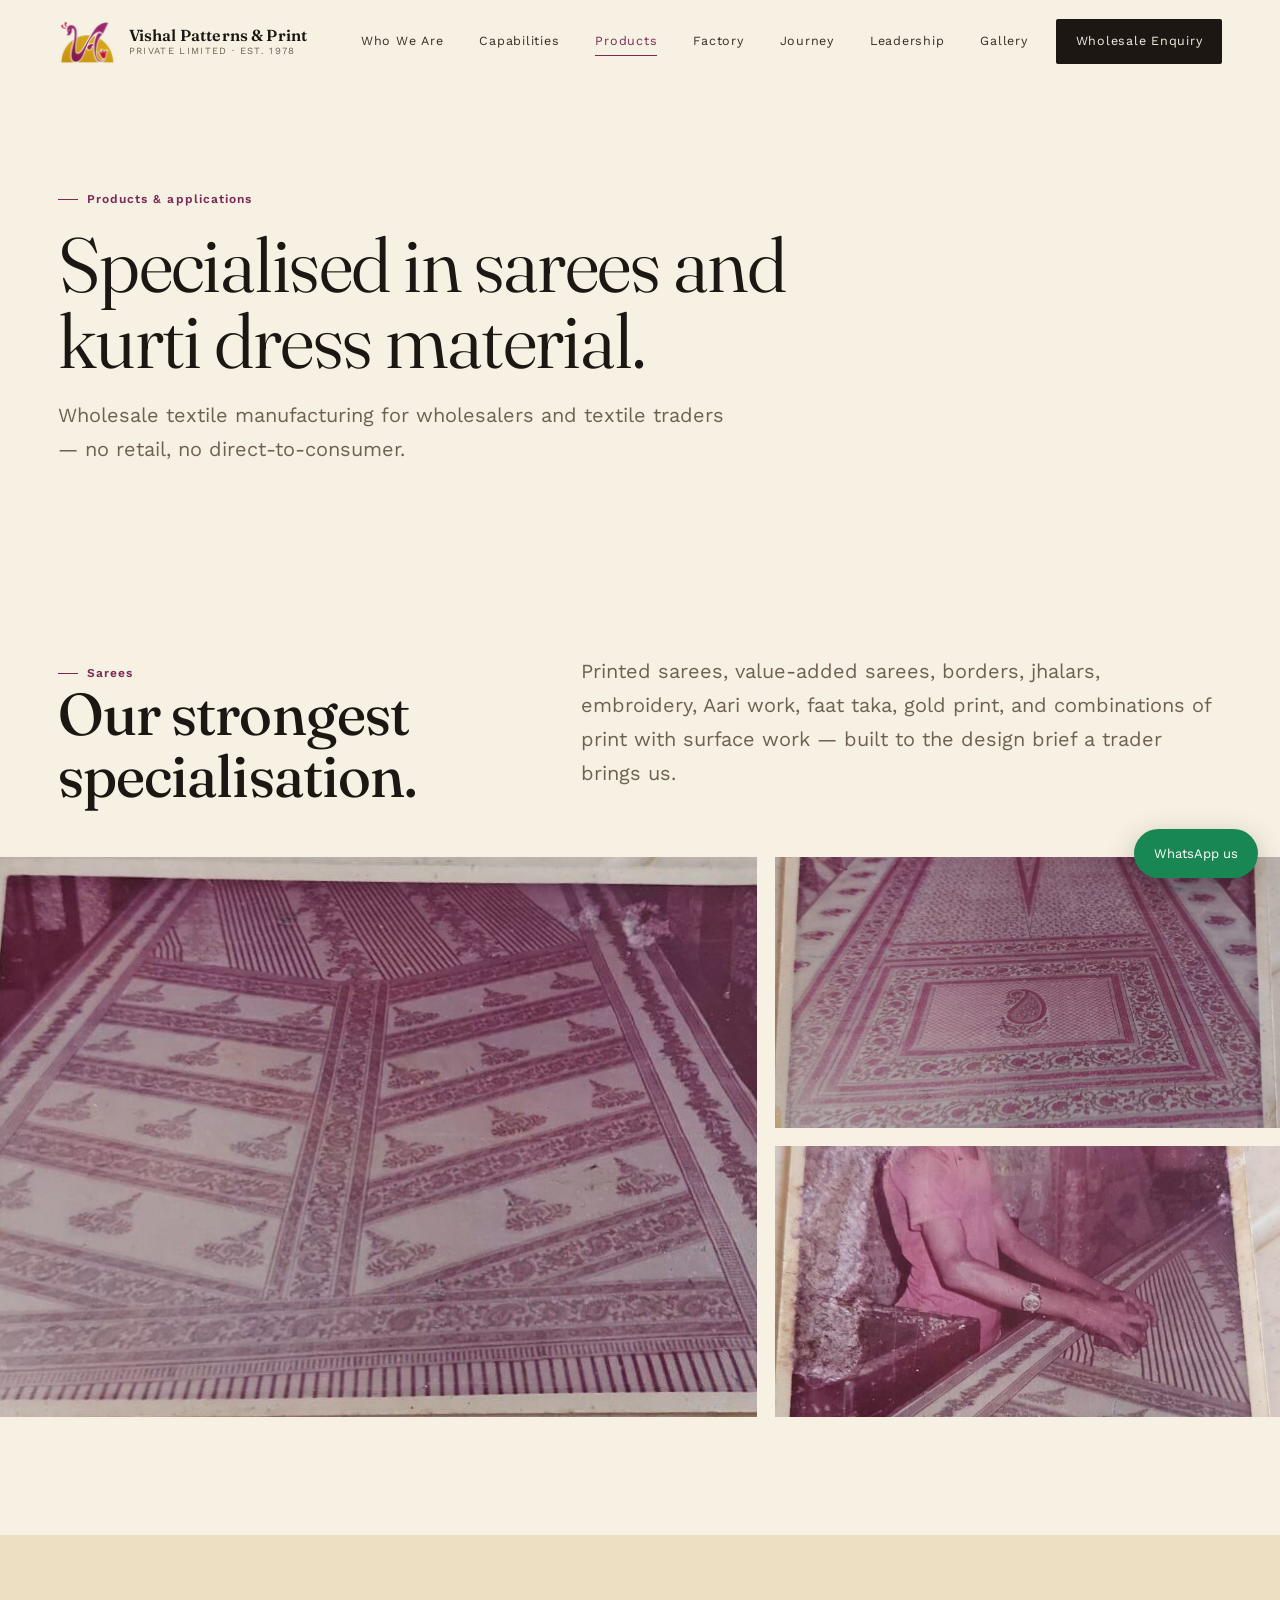
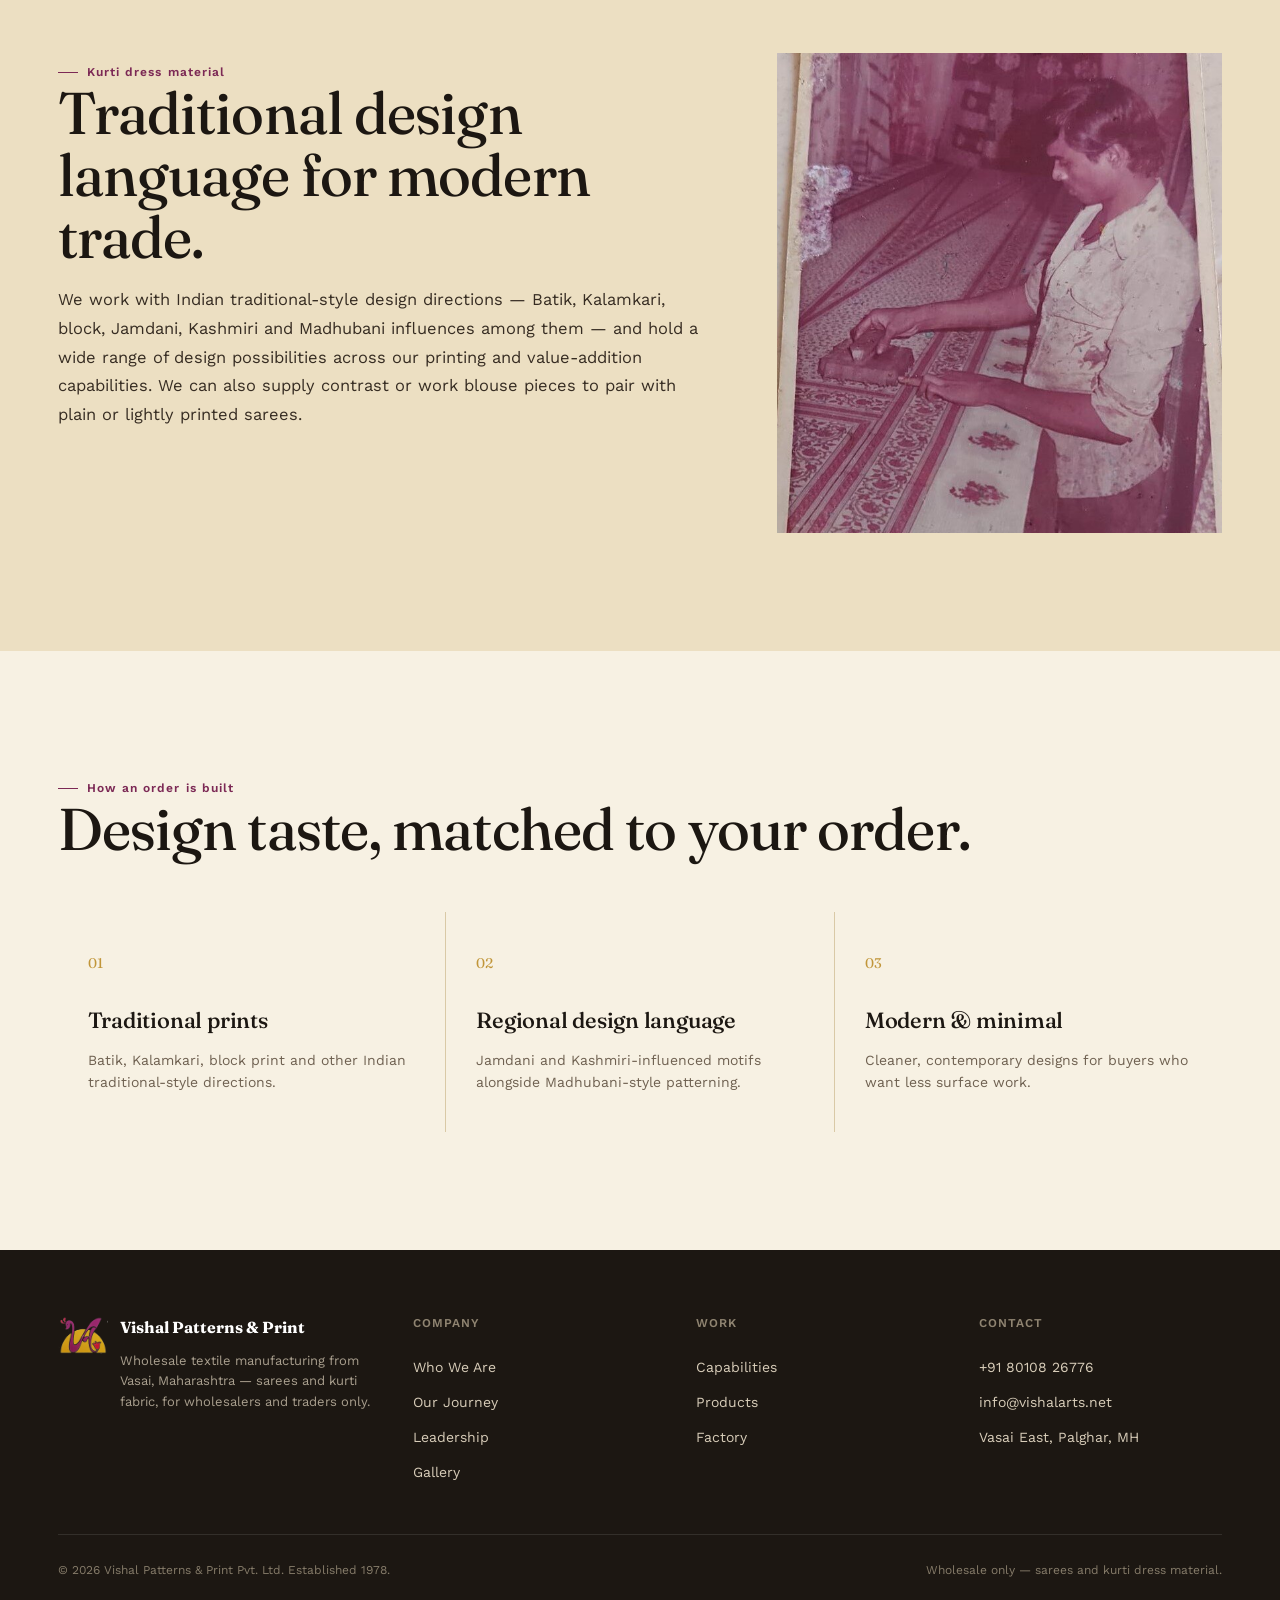
<file: products.html>
<!doctype html>
<html lang="en">
<head>
<meta charset="utf-8">
<meta name="viewport" content="width=device-width,initial-scale=1">
<title>Products | Vishal Patterns & Print</title>
<meta name="description" content="Specialised in sarees and kurti dress material — wholesale textile manufacturing for wholesalers and textile traders.">
<link rel="icon" href="assets/logo-nav.png">
<link rel="preconnect" href="https://fonts.googleapis.com">
<link rel="preconnect" href="https://fonts.gstatic.com" crossorigin>
<link href="https://fonts.googleapis.com/css2?family=Fraunces:opsz,wght@9..144,300;9..144,340;9..144,400;9..144,460;9..144,500;9..144,600&family=Work+Sans:wght@400;500;600&display=swap" rel="stylesheet">
<link rel="stylesheet" href="style.css">
</head>
<body>

<nav class="nav">
  <div class="wrap nav-in">
    <a class="brand" href="index.html">
      <img src="assets/logo-nav.png" alt="Vishal Patterns & Print logo">
      <span class="brand-word"><b>Vishal Patterns &amp; Print</b><small>PRIVATE LIMITED · EST. 1978</small></span>
    </a>
    <div class="nav-links">
      <a href="about.html">Who We Are</a>
      <a href="capabilities.html">Capabilities</a>
      <a href="products.html" class="is-active">Products</a>
      <a href="factory.html">Factory</a>
      <a href="journey.html">Journey</a>
      <a href="leadership.html">Leadership</a>
      <a href="gallery.html">Gallery</a>
      <a href="contact.html" class="nav-cta">Wholesale Enquiry</a>
    </div>
    <button class="nav-burger" aria-label="Open menu"><span></span><span></span><span></span></button>
  </div>
</nav>
<div class="mobile-panel">
  <a href="about.html">Who We Are</a>
  <a href="capabilities.html">Capabilities</a>
  <a href="products.html">Products</a>
  <a href="factory.html">Factory</a>
  <a href="journey.html">Journey</a>
  <a href="leadership.html">Leadership</a>
  <a href="gallery.html">Gallery</a>
  <a href="contact.html" class="cta">Wholesale Enquiry</a>
</div>

<header class="pagehero">
  <div class="wrap">
    <div class="small-label fx">Products &amp; applications</div>
    <h1 class="display-1 fx fx-2">Specialised in sarees and kurti dress material.</h1>
    <p class="lede fx fx-3">Wholesale textile manufacturing for wholesalers and textile traders — no retail, no direct-to-consumer.</p>
  </div>
</header>

<section class="section">
  <div class="wrap grid2">
    <div class="fx">
      <div class="small-label">Sarees</div>
      <h2 class="display-2">Our strongest specialisation.</h2>
    </div>
    <div class="fx fx-2">
      <p class="lede">Printed sarees, value-added sarees, borders, jhalars, embroidery, Aari work, faat taka, gold print, and combinations of print with surface work — built to the design brief a trader brings us.</p>
    </div>
  </div>
  <div class="photo-duo">
    <div class="reveal ph-main fx"><img src="assets/block-saree.jpg" alt="A finished block-printed saree"></div>
    <div class="ph-side">
      <div class="reveal fx fx-2"><img src="assets/saree-block-detail.jpg" alt="Close detail of a saree print pattern"></div>
      <div class="reveal fx fx-3"><img src="assets/fabric-detail-01.jpg" alt="Fabric detail, printed border"></div>
    </div>
  </div>
</section>

<section class="section cream">
  <div class="wrap grid2 reverse">
    <div class="reveal fx" style="height:480px"><img src="assets/fabric-detail-02.jpg" alt="Kurti dress material fabric detail"></div>
    <div class="fx fx-2">
      <div class="small-label">Kurti dress material</div>
      <h2 class="display-2">Traditional design language for modern trade.</h2>
      <p class="body-text" style="margin-top:18px">We work with Indian traditional-style design directions — Batik, Kalamkari, block, Jamdani, Kashmiri and Madhubani influences among them — and hold a wide range of design possibilities across our printing and value-addition capabilities. We can also supply contrast or work blouse pieces to pair with plain or lightly printed sarees.</p>
    </div>
  </div>
</section>

<section class="section">
  <div class="wrap">
    <div class="head-row fx">
      <div>
        <div class="small-label">How an order is built</div>
        <h2 class="display-2">Design taste, matched to your order.</h2>
      </div>
    </div>
    <div class="cards">
      <div class="card fx"><span class="figure-num">01</span><h3>Traditional prints</h3><p>Batik, Kalamkari, block print and other Indian traditional-style directions.</p></div>
      <div class="card fx fx-2"><span class="figure-num">02</span><h3>Regional design language</h3><p>Jamdani and Kashmiri-influenced motifs alongside Madhubani-style patterning.</p></div>
      <div class="card fx fx-3"><span class="figure-num">03</span><h3>Modern &amp; minimal</h3><p>Cleaner, contemporary designs for buyers who want less surface work.</p></div>
    </div>
  </div>
</section>

<footer class="site-footer">
  <div class="wrap">
    <div class="footer-top">
      <div class="footer-brand">
        <img src="assets/logo-nav.png" alt="Vishal Patterns & Print">
        <div><b>Vishal Patterns &amp; Print</b><p>Wholesale textile manufacturing from Vasai, Maharashtra — sarees and kurti fabric, for wholesalers and traders only.</p></div>
      </div>
      <div class="f-col"><h4>Company</h4>
        <a href="about.html">Who We Are</a>
        <a href="journey.html">Our Journey</a>
        <a href="leadership.html">Leadership</a>
        <a href="gallery.html">Gallery</a>
      </div>
      <div class="f-col"><h4>Work</h4>
        <a href="capabilities.html">Capabilities</a>
        <a href="products.html">Products</a>
        <a href="factory.html">Factory</a>
      </div>
      <div class="f-col"><h4>Contact</h4>
        <a href="tel:+918010826776">+91 80108 26776</a>
        <a href="mailto:info@vishalarts.net">info@vishalarts.net</a>
        <span>Vasai East, Palghar, MH</span>
      </div>
    </div>
    <div class="footer-bottom">
      <span>© 2026 Vishal Patterns &amp; Print Pvt. Ltd. Established 1978.</span>
      <span>Wholesale only — sarees and kurti dress material.</span>
    </div>
  </div>
</footer>
<a class="wa-float" href="https://wa.me/918010826776" target="_blank" rel="noopener">WhatsApp us</a>
<script src="main.js"></script>
</body>
</html>
</file>
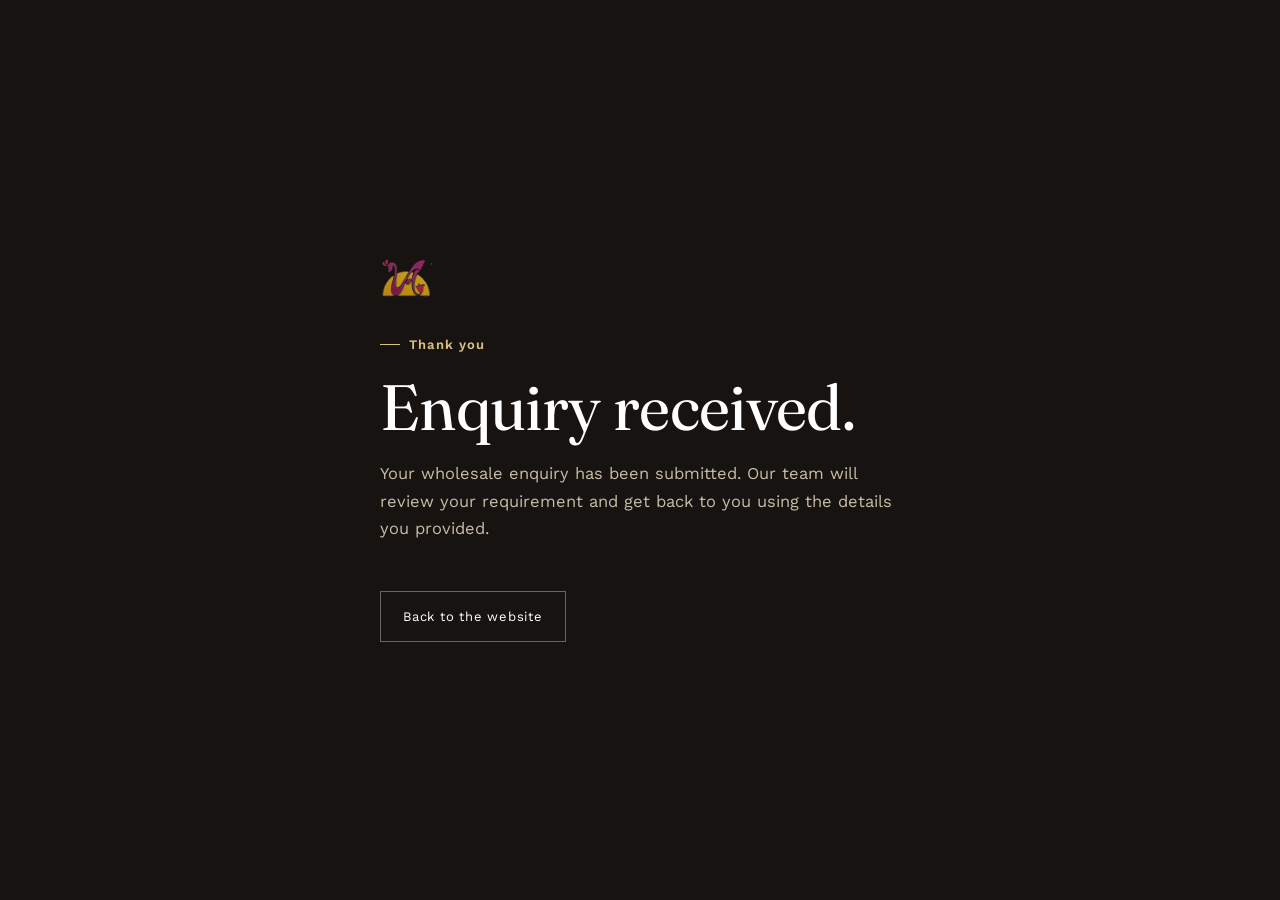
<file: thank-you.html>
<!doctype html>
<html lang="en">
<head>
<meta charset="utf-8">
<meta name="viewport" content="width=device-width,initial-scale=1">
<title>Enquiry Received | Vishal Patterns & Print</title>
<link rel="icon" href="assets/logo-nav.png">
<link rel="preconnect" href="https://fonts.googleapis.com">
<link rel="preconnect" href="https://fonts.gstatic.com" crossorigin>
<link href="https://fonts.googleapis.com/css2?family=Fraunces:opsz,wght@9..144,300;9..144,400;9..144,500&family=Work+Sans:wght@400;500&display=swap" rel="stylesheet">
<style>
  :root{ --ink:#1c1712; --gold:#dcc182; }
  *{box-sizing:border-box}
  body{margin:0;background:#171310;color:#fff;font-family:"Work Sans",Arial,sans-serif;min-height:100vh;display:grid;place-items:center;line-height:1.65}
  .box{max-width:640px;padding:60px 40px;text-align:left}
  .eyebrow{color:var(--gold);letter-spacing:.09em;font-size:13px;font-weight:600;display:flex;align-items:center;gap:9px}
  .eyebrow::before{content:"";width:20px;height:1px;background:var(--gold);display:inline-block}
  .logo{width:52px;margin-bottom:28px;opacity:.9}
  .box h1{font:400 clamp(38px,6vw,64px)/1.05 "Fraunces",Georgia,serif;margin:18px 0 20px;letter-spacing:-.01em}
  .box p{color:#c9bda9;font-size:16.5px;max-width:52ch}
  .btn{display:inline-flex;align-items:center;gap:8px;margin-top:32px;border:1px solid rgba(255,255,255,.35);color:#fff;padding:14px 22px;text-decoration:none;font-size:13px;letter-spacing:.06em;transition:.25s}
  .btn:hover{background:rgba(255,255,255,.08);border-color:#fff}
</style>
</head>
<body>
<div class="box">
  <img class="logo" src="assets/logo-nav.png" alt="Vishal Patterns & Print">
  <div class="eyebrow">Thank you</div>
  <h1>Enquiry received.</h1>
  <p>Your wholesale enquiry has been submitted. Our team will review your requirement and get back to you using the details you provided.</p>
  <a class="btn" href="index.html">Back to the website</a>
</div>
</body>
</html>
</file>
<file: style.css>
/* ============================================================
   VISHAL PATTERNS & PRINT — design system
   Palette drawn from the company mark: deep wine/magenta + gold.
   Display: Fraunces (heritage serif with real craft in it)
   Body/UI:  Work Sans (quiet, legible workhorse)
   ============================================================ */

:root{
  --ink:        #1c1712;
  --ink-soft:   #362c22;
  --paper:      #f7f1e3;
  --cream:      #ecdfc2;
  --cream-deep: #e3d3ad;
  --muted:      #6f6151;
  --muted-lt:   #948572;
  --wine:       #7c2955;
  --wine-deep:  #571d3c;
  --gold:       #c1963a;
  --gold-soft:  #dcc182;
  --line:       #d9c9a6;
  --paper-rgb:  247,241,227;
  --ink-rgb:    28,23,18;

  --serif: "Fraunces", "Iowan Old Style", Georgia, serif;
  --sans:  "Work Sans", Arial, Helvetica, sans-serif;

  --max: 1280px;
  --maxN: 860px; /* narrow, for long-form reading */
  --nav-h: 84px;

  --ease: cubic-bezier(.22,.68,0,1);
  --ease-soft: cubic-bezier(.4,0,.2,1);
}

@media (prefers-color-scheme: dark){ /* site is intentionally light/heritage regardless of OS theme */ }

*{ box-sizing: border-box; }
html{ scroll-behavior: smooth; }
html, body{ overscroll-behavior-x: none; }
body{
  margin:0;
  background: var(--paper);
  color: var(--ink);
  font-family: var(--sans);
  font-size: 17px;
  line-height: 1.65;
  -webkit-font-smoothing: antialiased;
}
a{ text-decoration:none; color:inherit; }
img{ display:block; max-width:100%; }
button{ font-family:inherit; cursor:pointer; }
::selection{ background: var(--wine); color: var(--paper); }

.wrap{ width: min(var(--max), 91%); margin: 0 auto; }
.wrap-n{ width: min(var(--maxN), 91%); margin: 0 auto; }

@media (prefers-reduced-motion: reduce){
  html{ scroll-behavior:auto; }
  *{ animation-duration:.001ms !important; animation-iteration-count:1 !important; transition-duration:.001ms !important; scroll-behavior:auto !important; }
}

/* ---------- Typography ---------- */
h1,h2,h3,h4{ font-family: var(--serif); font-weight:500; margin:0; color: var(--ink); letter-spacing:-.01em; }
p{ margin:0; }

.display-1{ font-size: clamp(44px, 7vw, 104px); font-weight:340; line-height:.98; letter-spacing:-.02em; }
.display-2{ font-size: clamp(34px, 4.6vw, 62px); font-weight:460; line-height:1.05; letter-spacing:-.015em; }
.display-3{ font-size: clamp(26px, 2.6vw, 36px); font-weight:500; line-height:1.15; }

.lede{ font-size: clamp(16px, 1.6vw, 20px); color: var(--muted); max-width: 62ch; line-height:1.7; }
.body-text{ font-size:16.5px; color: var(--ink-soft); max-width: 68ch; line-height:1.75; }
.small-label{
  font-size:12px; letter-spacing:.09em; color: var(--wine); font-weight:600;
  display:inline-flex; align-items:center; gap:9px;
}
.small-label::before{ content:""; width:20px; height:1px; background: var(--wine); display:inline-block; }
.dark .small-label{ color: var(--gold-soft); }
.dark .small-label::before{ background: var(--gold-soft); }

.figure-num{ font-family: var(--serif); font-weight:400; color: var(--gold); }

/* ---------- Nav ---------- */
.nav{
  position: fixed; inset: 0 0 auto 0; z-index: 200; height: var(--nav-h);
  background: rgba(var(--paper-rgb), 0);
  border-bottom: 1px solid transparent;
  transition: background .5s var(--ease-soft), border-color .5s var(--ease-soft), height .3s var(--ease-soft);
}
.nav.is-scrolled{
  background: rgba(var(--paper-rgb), .93);
  backdrop-filter: blur(14px);
  border-bottom-color: var(--line);
}
.nav-in{ height:100%; display:flex; align-items:center; justify-content:space-between; }
.brand{ display:flex; align-items:center; gap:13px; }
.brand img{ height:44px; width:auto; }
.brand-word{ display:flex; flex-direction:column; line-height:1.15; }
.brand-word b{ font-family: var(--serif); font-size:16px; font-weight:600; letter-spacing:.01em; }
.brand-word small{ font-size:9.5px; letter-spacing:.14em; color: var(--muted); margin-top:2px; }

.nav-links{ display:flex; align-items:center; gap:8px; }
.nav-links a{
  position:relative; font-size:12.5px; letter-spacing:.06em; padding:10px 14px; color: var(--ink-soft);
  transition: color .25s;
}
.nav-links a::after{
  content:""; position:absolute; left:14px; right:14px; bottom:6px; height:1px; background: var(--wine);
  transform: scaleX(0); transform-origin: left; transition: transform .3s var(--ease);
}
.nav-links a:hover{ color: var(--wine); }
.nav-links a:hover::after{ transform: scaleX(1); }
.nav-links a.is-active{ color: var(--wine); }
.nav-links a.is-active::after{ transform: scaleX(1); }
.nav-cta{
  background: var(--ink); color: var(--paper) !important; padding:12px 20px !important; margin-left:6px;
  border-radius:2px;
}
.nav-cta::after{ display:none; }
.nav-cta:hover{ background: var(--wine); color:#fff !important; }

.nav-burger{ display:none; background:none; border:0; padding:8px; }
.nav-burger span{ display:block; width:24px; height:1.5px; background: var(--ink); margin:5px 0; transition: transform .3s, opacity .3s, background .3s; }

/* nav sits over a dark photo hero until the page is scrolled */
body.has-hero .nav:not(.is-scrolled) .nav-links a{ color:#f3ecdf; text-shadow: 0 1px 10px rgba(0,0,0,.35); }
body.has-hero .nav:not(.is-scrolled) .nav-links a::after{ background:#f3ecdf; }
body.has-hero .nav:not(.is-scrolled) .nav-links a.is-active{ color: var(--gold-soft); }
body.has-hero .nav:not(.is-scrolled) .nav-cta{ background: rgba(255,255,255,.14); color:#fff !important; border:1px solid rgba(255,255,255,.5); }
body.has-hero .nav:not(.is-scrolled) .brand-word b{ color:#fff; text-shadow: 0 1px 10px rgba(0,0,0,.35); }
body.has-hero .nav:not(.is-scrolled) .brand-word small{ color:#d9cdb8; }
body.has-hero .nav:not(.is-scrolled) .nav-burger span{ background:#fff; }

.mobile-panel{
  position: fixed; inset:0; z-index:199; background: var(--ink); color: var(--paper);
  display:flex; flex-direction:column; justify-content:center; padding: 40px 8%;
  transform: translateY(-100%); transition: transform .5s var(--ease); visibility:hidden;
}
.mobile-panel.is-open{ transform: translateY(0); visibility:visible; }
.mobile-panel a{ font-family: var(--serif); font-size: 32px; padding: 12px 0; border-bottom:1px solid rgba(255,255,255,.1); }
.mobile-panel .cta{ margin-top:20px; display:inline-block; border:1px solid var(--gold-soft); color:var(--gold-soft); padding:12px 22px; font-family:var(--sans); font-size:13px; letter-spacing:.08em; }

/* nav must stay legible and clickable above the open mobile menu */
body.menu-open .nav{
  background: var(--ink) !important; border-bottom-color: rgba(255,255,255,.12) !important;
}
body.menu-open .nav .brand-word b{ color:#fff; text-shadow:none; }
body.menu-open .nav .brand-word small{ color:#a99f8e; }
body.menu-open .nav-burger span{ background:#fff; }
body.menu-open .nav-burger span:nth-child(1){ transform: translateY(6.5px) rotate(45deg); }
body.menu-open .nav-burger span:nth-child(2){ opacity:0; }
body.menu-open .nav-burger span:nth-child(3){ transform: translateY(-6.5px) rotate(-45deg); }

/* ---------- Hero (home) ---------- */
.hero{
  position:relative; min-height:100vh; overflow:hidden; background:#171310; color:#fff;
  display:flex; align-items:flex-end;
}
.hero-media{ position:absolute; inset:0; }
.hero-media img{ width:100%; height:100%; object-fit:cover; will-change:transform; }
.hero-media::after{
  content:""; position:absolute; inset:0;
  background: linear-gradient(0deg, rgba(10,7,5,.86) 0%, rgba(10,7,5,.32) 46%, rgba(10,7,5,.5) 100%);
}
.hero-in{ position:relative; z-index:2; padding: 150px 0 90px; width:100%; }
.hero .small-label{ color: var(--gold-soft); }
.hero .small-label::before{ background: var(--gold-soft); }
.hero h1{ color:#fff; margin: 20px 0 26px; max-width: 15ch; }
.hero p{ color: #e8dfd1; max-width: 54ch; font-size: 17.5px; }
.hero-actions{ display:flex; gap:14px; margin-top:34px; flex-wrap:wrap; }

.btn{
  display:inline-flex; align-items:center; gap:10px; padding:14px 24px; font-size:13px; letter-spacing:.06em;
  border:1px solid rgba(255,255,255,.5); color:#fff; border-radius:2px; transition: all .3s var(--ease-soft);
}
.btn:hover{ background: rgba(255,255,255,.08); border-color:#fff; }
.btn-solid{ background:#fff; color: var(--ink); border-color:#fff; }
.btn-solid:hover{ background: var(--gold-soft); border-color: var(--gold-soft); }
.btn-ink{ border-color: var(--ink); color: var(--ink); }
.btn-ink:hover{ background: var(--ink); color:#fff; }
.btn-wine{ background: var(--wine); color:#fff; border-color: var(--wine); }
.btn-wine:hover{ background: var(--wine-deep); border-color: var(--wine-deep); }

/* ---------- Page hero (inner pages) ---------- */
.pagehero{
  padding: calc(var(--nav-h) + 96px) 0 70px; position:relative; overflow:hidden;
}
.pagehero .display-1{ font-size: clamp(40px, 6vw, 78px); margin: 18px 0 20px; max-width:18ch; }
.pagehero p{ max-width:56ch; }
.pagehero-crumb{ font-size:13px; color: var(--muted-lt); margin-top:18px; }

/* ---------- Sections ---------- */
.section{ padding: 118px 0; position:relative; }
.section-tight{ padding: 84px 0; }
.cream{ background: var(--cream); }
.dark{ background: var(--ink); color:#eee6d5; }
.dark h2, .dark h3{ color:#fff; }
.dark .body-text{ color:#c9bda9; }
.wine{ background: var(--wine); color:#f6e9ec; }
.wine h2{ color:#fff; }

.grid2{ display:grid; grid-template-columns: .82fr 1.18fr; gap:78px; align-items:start; }
.grid2.reverse{ grid-template-columns: 1.18fr .82fr; }
.grid2.reverse > *:first-child{ order:2; }

.head-row{ display:flex; justify-content:space-between; align-items:flex-end; gap:40px; margin-bottom:52px; flex-wrap:wrap; }

/* ---------- Cards ---------- */
.cards{ display:grid; grid-template-columns:repeat(3, 1fr); gap:1px; background: var(--line); margin-top:10px; }
.card{ background: var(--paper); padding:36px 30px 32px; min-height:220px; transition: background .35s; }
.card:hover{ background:#fffdf8; }
.card .figure-num{ font-size:14px; }
.card h3{ font-size:22px; margin:26px 0 10px; }
.card p{ font-size:14px; color: var(--muted); line-height:1.6; }

/* ---------- Photo blocks / reveal ---------- */
.reveal{ overflow:hidden; }
.reveal img{ width:100%; height:100%; object-fit:cover; transform: scale(1.12); transition: transform 1.4s var(--ease); }
.reveal.is-visible img{ transform: scale(1); }
.reveal-wipe{ clip-path: inset(0 0 100% 0); transition: clip-path 1.1s var(--ease); }
.reveal-wipe.is-visible{ clip-path: inset(0 0 0% 0); }

.photo-duo{ display:grid; grid-template-columns: 1.2fr .8fr; gap:18px; margin-top:50px; }
.photo-duo .ph-main{ height:560px; }
.photo-duo .ph-side{ display:grid; gap:18px; }
.photo-duo .ph-side .reveal{ height:271px; }
.caption{ font-size:12.5px; color: var(--muted-lt); margin-top:12px; letter-spacing:.01em; }

/* signature compare-scroll (About/Home) */
.compare{
  position:relative; height:150vh;
}
.compare-stage{
  position:sticky; top: var(--nav-h); height: calc(100vh - var(--nav-h)); overflow:hidden;
}
.compare-frame{ position:relative; width:100%; height:100%; }
.compare-frame img{ position:absolute; inset:0; width:100%; height:100%; object-fit:cover; }
.compare-old{ filter: saturate(.72) sepia(.14); }
.compare-new{ clip-path: inset(0 0 0 100%); }
.compare-line{
  position:absolute; top:0; bottom:0; width:2px; background: var(--gold-soft);
  box-shadow: 0 0 24px rgba(193,150,58,.6);
}
.compare-tag{
  position:absolute; bottom:44px; padding:12px 18px; font-size:12.5px; letter-spacing:.08em; color:#fff;
  background: rgba(10,7,5,.55); backdrop-filter: blur(6px);
}
.compare-tag.old{ left:5%; }
.compare-tag.new{ right:5%; text-align:right; }

/* ---------- Timeline (Journey) ---------- */
.timeline{ position:relative; margin-top:60px; padding-left: 130px; }
.timeline-rail{ position:absolute; left:56px; top:6px; bottom:6px; width:2px; background: var(--line); }
.timeline-rail-fill{ position:absolute; left:0; top:0; width:100%; height:0%; background: var(--wine); transform-origin: top; }
.time{ position:relative; padding-bottom:76px; }
.time:last-child{ padding-bottom:6px; }
.time-year{
  position:absolute; left:-130px; top:-2px; width:110px; text-align:right;
  font-family: var(--serif); font-size:20px; color: var(--muted); padding-right:0;
}
.time-dot{
  position:absolute; left:-74px; top:6px; width:11px; height:11px; border-radius:50%;
  background: var(--paper); border:2px solid var(--line); transition: all .4s var(--ease);
}
.time.is-visible .time-dot{ border-color: var(--wine); background: var(--wine); }
.time.is-visible .time-year{ color: var(--wine); }
.time h3{ font-size:25px; margin-bottom:8px; }
.time p{ color: var(--muted); font-size:15px; max-width:56ch; }
.time-photo{ margin-top:20px; max-width:420px; height:260px; }

/* ---------- People / Leadership ---------- */
.people{ display:grid; grid-template-columns:repeat(4,1fr); gap:1px; background: var(--line); margin-top:50px; }
.person{ background:#211a14; padding:0 0 26px; }
.person .ph{ height:340px; overflow:hidden; }
.person .ph img{ width:100%; height:100%; object-fit:cover; filter: grayscale(.15); }
.person .body{ padding:24px 24px 0; }
.person h3{ font-size:23px; color:#fff; margin-bottom:4px; }
.person .role{ font-size:10.5px; letter-spacing:.1em; color: var(--gold-soft); }
.person p{ font-size:13px; color:#b9ac97; margin-top:12px; line-height:1.6; }

/* ---------- Stats ---------- */
.stats{ background: var(--ink); color:#fff; }
.stats-in{ display:grid; grid-template-columns:repeat(4,1fr); }
.stat{ padding:52px 26px; border-right:1px solid rgba(255,255,255,.1); }
.stat:last-child{ border:0; }
.stat strong{ font-family: var(--serif); font-size:46px; font-weight:400; display:block; color: var(--gold-soft); }
.stat span{ font-size:11.5px; letter-spacing:.07em; color:#a99f8e; margin-top:6px; display:block; }

/* ---------- Process ---------- */
.process{ display:grid; grid-template-columns:repeat(5,1fr); gap:1px; background: var(--line); margin-top:52px; }
.step{ background: var(--paper); padding:28px 22px; min-height:180px; }
.step b{ font-family:var(--serif); font-size:26px; color: var(--gold); font-weight:400; }
.step h3{ font-size:19px; margin:18px 0 6px; }
.step p{ font-size:13px; color: var(--muted); }

/* ---------- Gallery ---------- */
.gal{ display:grid; grid-template-columns:repeat(4,1fr); gap:12px; margin-top:14px; }
.gal .reveal{ height:260px; }
.gal .reveal:nth-child(5n+2){ height:340px; }
.gal .reveal:nth-child(5n+4){ height:200px; }
.filter-row{ display:flex; gap:10px; flex-wrap:wrap; margin-bottom:36px; }
.filter-btn{
  font-size:12px; letter-spacing:.05em; padding:9px 17px; border:1px solid var(--line); color: var(--muted); border-radius:20px;
  transition: all .25s;
}
.filter-btn.is-active, .filter-btn:hover{ background: var(--ink); border-color: var(--ink); color:#fff; }

/* ---------- Quote ---------- */
.pull-quote{ max-width:820px; }
.pull-quote p{ font-family: var(--serif); font-size: clamp(24px, 3vw, 36px); font-weight:400; line-height:1.35; color: var(--ink); }
.pull-quote cite{ display:block; margin-top:22px; font-style:normal; font-size:13px; color: var(--muted); letter-spacing:.03em; }

/* ---------- Contact ---------- */
.contact{ display:grid; grid-template-columns:.85fr 1.15fr; gap:70px; }
.contactlist{ margin-top:34px; border-top:1px solid var(--line); }
.contactitem{ padding:20px 0; border-bottom:1px solid var(--line); display:flex; justify-content:space-between; align-items:baseline; gap:20px; }
.contactitem small{ display:block; color: var(--wine); font-size:10px; text-transform:uppercase; letter-spacing:.1em; white-space:nowrap; }
.contactitem a, .contactitem strong{ font-size:15px; font-weight:400; text-align:right; }
.contactitem a:hover{ color: var(--wine); }

form.enquiry{ background:#fffdf8; padding:38px; border:1px solid var(--line); box-shadow: 0 30px 60px rgba(28,23,18,.06); }
.field{ margin-bottom:20px; }
.field label{ display:block; font-size:11.5px; text-transform:uppercase; letter-spacing:.08em; color: var(--muted); margin-bottom:8px; }
.field input, .field textarea{
  width:100%; padding:14px 15px; border:1px solid var(--line); background:#fff; font:15px/1.4 var(--sans); color: var(--ink);
  transition: border-color .25s;
}
.field input:focus, .field textarea:focus{ outline:none; border-color: var(--wine); }
.field textarea{ min-height:130px; resize:vertical; }
.submit-btn{ border:0; background: var(--ink); color:#fff; padding:16px 28px; font-size:13px; letter-spacing:.08em; width:100%; transition: background .25s; }
.submit-btn:hover{ background: var(--wine); }

/* ---------- Footer ---------- */
.site-footer{ background: var(--ink); color:#d8cdb9; padding: 64px 0 30px; }
.footer-top{ display:grid; grid-template-columns: 1.3fr 1fr 1fr 1fr; gap:40px; padding-bottom:44px; border-bottom:1px solid rgba(255,255,255,.1); }
.footer-brand{ display:flex; gap:12px; align-items:flex-start; }
.footer-brand img{ height:38px; margin-top:2px; }
.footer-brand b{ font-family:var(--serif); color:#fff; font-size:16px; display:block; }
.footer-brand p{ font-size:13px; color:#a99f8e; margin-top:10px; max-width:32ch; line-height:1.6; }
.f-col h4{ font-size:12px; letter-spacing:.08em; color:#8f8471; text-transform:uppercase; margin-bottom:16px; font-family:var(--sans); font-weight:600; }
.f-col a, .f-col span{ display:block; font-size:14px; color:#d8cdb9; padding:6px 0; }
.f-col a:hover{ color: var(--gold-soft); }
.footer-bottom{ display:flex; justify-content:space-between; padding-top:26px; font-size:12px; color:#867c6a; flex-wrap:wrap; gap:10px; }

.wa-float{
  position:fixed; z-index:150; right:22px; bottom:22px; background:#198754; color:#fff; padding:14px 20px;
  border-radius:30px; font-size:13px; box-shadow:0 10px 30px rgba(0,0,0,.25); display:flex; align-items:center; gap:9px;
  transition: transform .25s;
}
.wa-float:hover{ transform: translateY(-3px); }

/* ---------- Reveal-on-scroll base ---------- */
.fx{ opacity:0; transform: translateY(26px); transition: opacity .8s var(--ease-soft), transform .8s var(--ease-soft); }
.fx.is-visible{ opacity:1; transform: translateY(0); }
.fx-2{ transition-delay:.1s; }
.fx-3{ transition-delay:.2s; }

/* ---------- Texture divider (uses real fabric print, faint) ---------- */
.fabric-rule{
  height:64px; background-image: url('assets/fabric-detail-01.jpg'); background-size: 400px; background-repeat: repeat-x;
  opacity:.08; filter: grayscale(1);
}

/* ---------- Responsive ---------- */
@media (max-width: 980px){
  .nav-links{ display:none; }
  .nav-burger{ display:block; }
  .grid2, .grid2.reverse, .contact{ grid-template-columns:1fr; gap:34px; }
  .grid2.reverse > *:first-child{ order:0; }
  .cards, .process{ grid-template-columns:repeat(2,1fr); }
  .people{ grid-template-columns:repeat(2,1fr); }
  .stats-in{ grid-template-columns:repeat(2,1fr); }
  .gal{ grid-template-columns:repeat(2,1fr); }
  .photo-duo{ grid-template-columns:1fr; }
  .photo-duo .ph-main{ height:380px; }
  .photo-duo .ph-side{ grid-template-columns:1fr 1fr; }
  .photo-duo .ph-side .reveal{ height:220px; }
  .footer-top{ grid-template-columns:1fr 1fr; }
  .section{ padding:80px 0; }
  .timeline{ padding-left:34px; }
  .timeline-rail{ left:0; }
  .time-year{ position:static; width:auto; text-align:left; margin-bottom:6px; padding-right:0; }
  .time-dot{ left:-34px; top:2px; }
  .time h3{ font-size:22px; }
}
@media (max-width: 620px){
  .cards, .process, .people, .gal{ grid-template-columns:1fr; }
  .stats-in{ grid-template-columns:1fr 1fr; }
  .footer-top{ grid-template-columns:1fr; gap:30px; }
  .footer-bottom{ flex-direction:column; }
  .compare{ height:130vh; }
  .hero h1{ max-width:none; }
  form.enquiry{ padding:26px; }
  .contactitem{ flex-direction:column; align-items:flex-start; gap:6px; }
  .contactitem a, .contactitem strong{ text-align:left; }
}
</file>
